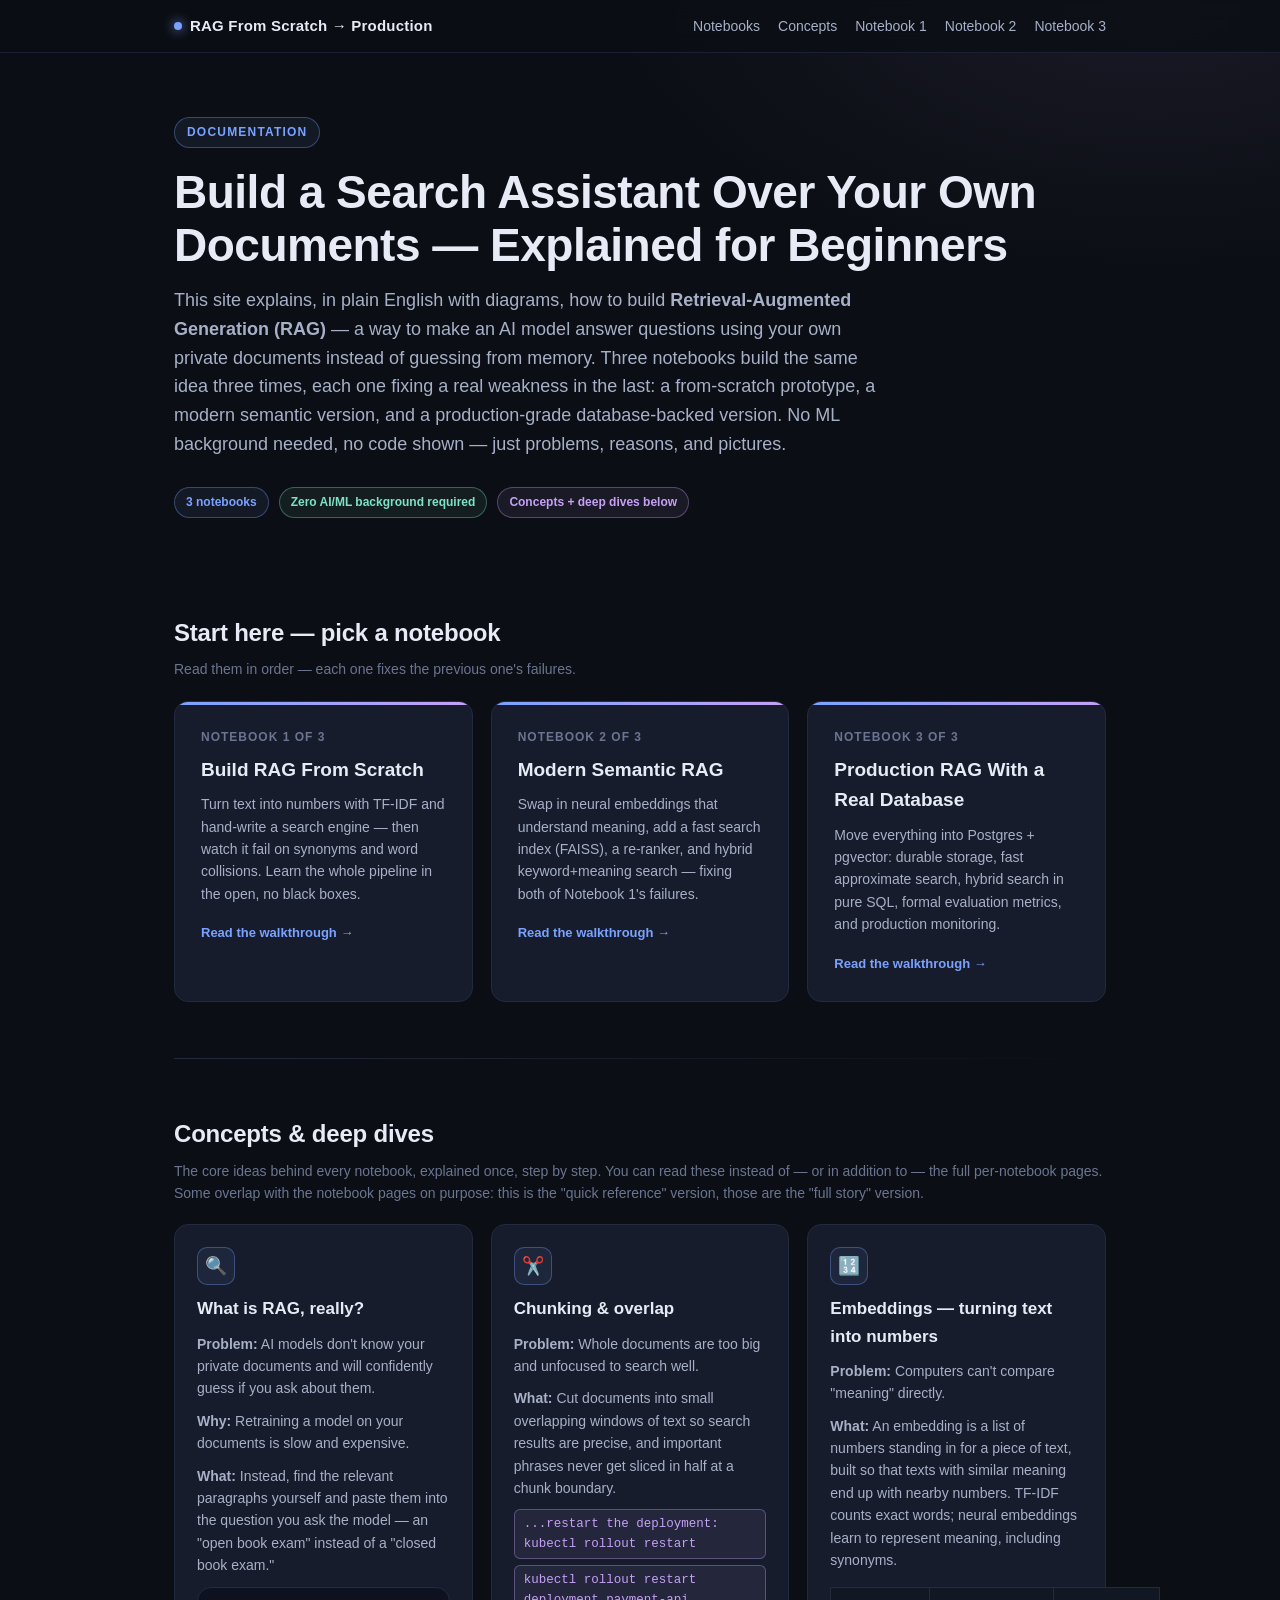
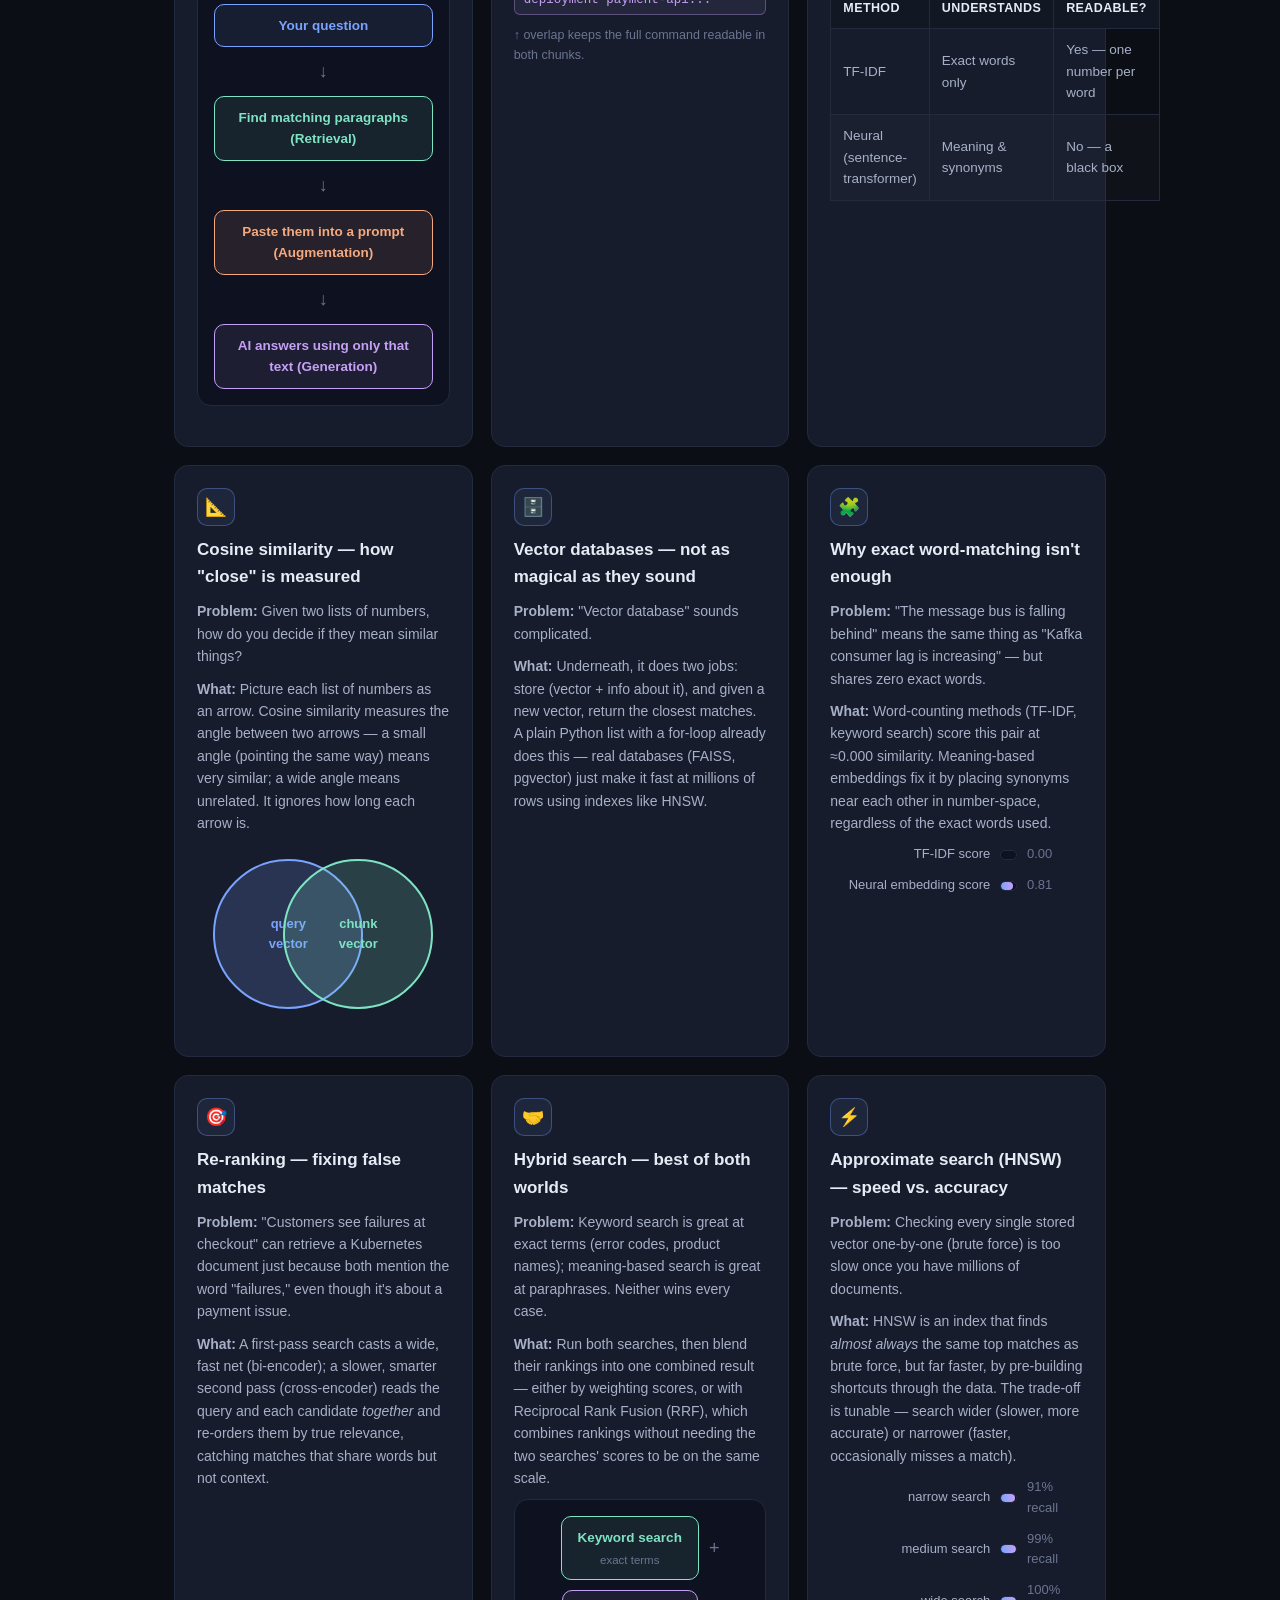
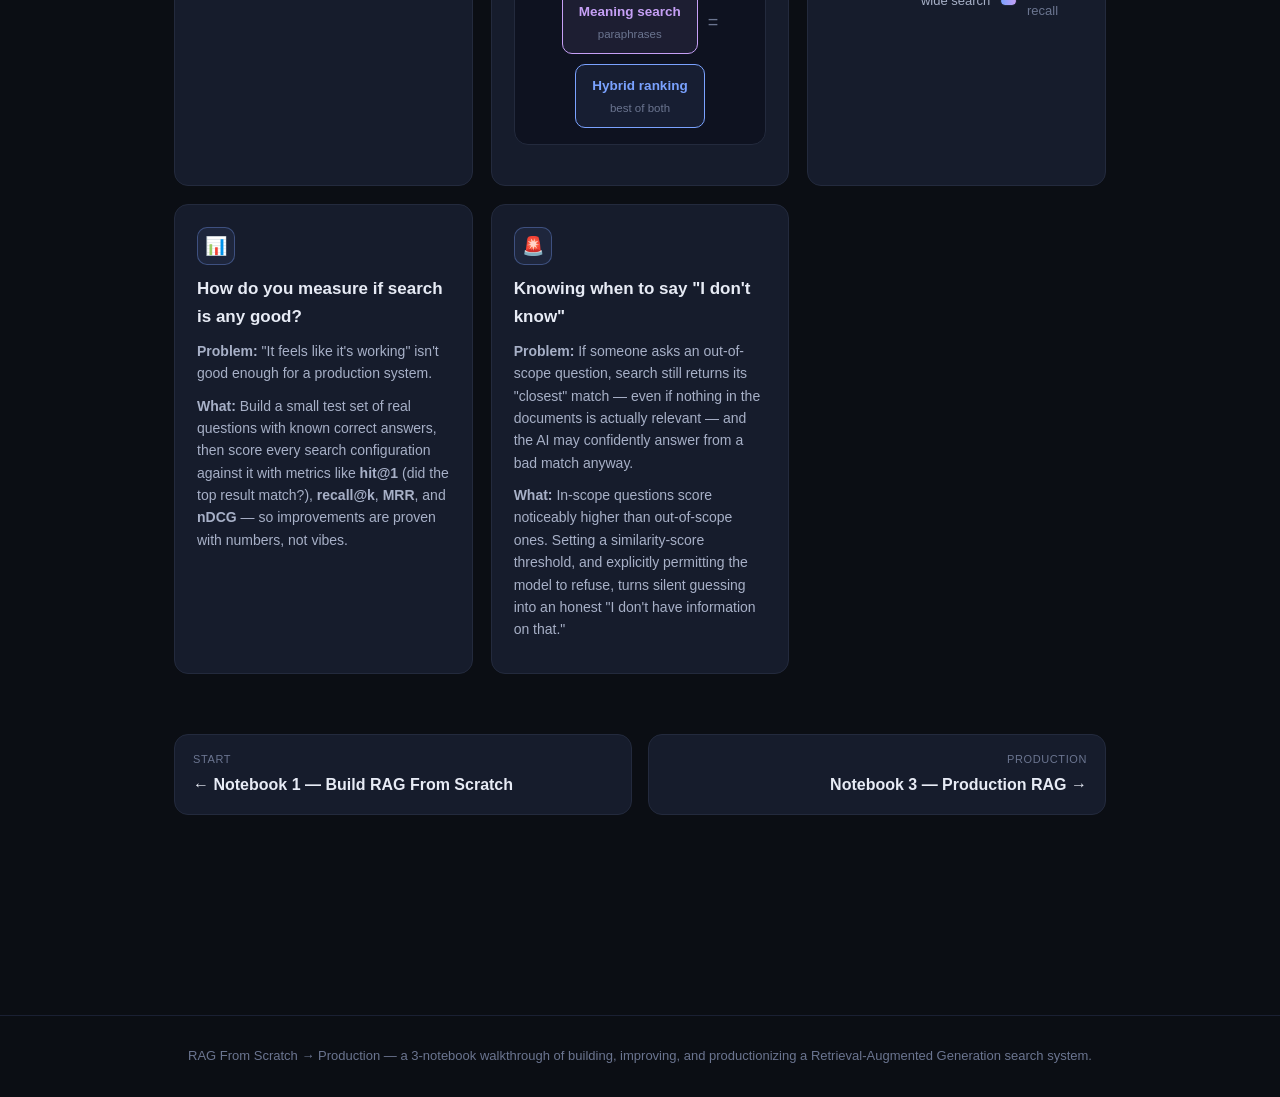
<file: docs/index.html>
<!doctype html>
<html lang="en">
<head>
<meta charset="UTF-8" />
<meta name="viewport" content="width=device-width, initial-scale=1.0" />
<title>RAG From Scratch → Production</title>
<meta name="description" content="A plain-English, visual walkthrough of building a Retrieval-Augmented Generation system — from a from-scratch TF-IDF prototype to a production Postgres+pgvector pipeline." />
<link rel="stylesheet" href="assets/style.css" />
</head>
<body>

<div class="topbar">
  <div class="topbar-inner">
    <a class="brand" href="index.html"><span class="dot"></span> RAG From Scratch → Production</a>
    <nav class="topnav">
      <a href="#notebooks">Notebooks</a>
      <a href="#concepts">Concepts</a>
      <a href="notebook1.html">Notebook 1</a>
      <a href="notebook2.html">Notebook 2</a>
      <a href="notebook3.html">Notebook 3</a>
    </nav>
  </div>
</div>

<div class="page">

  <div class="hero">
    <span class="eyebrow">Documentation</span>
    <h1>Build a Search Assistant Over Your Own Documents — Explained for Beginners</h1>
    <p class="lede">
      This site explains, in plain English with diagrams, how to build <strong>Retrieval-Augmented
      Generation (RAG)</strong> — a way to make an AI model answer questions using your own private
      documents instead of guessing from memory. Three notebooks build the same idea three times, each
      one fixing a real weakness in the last: a from-scratch prototype, a modern semantic version, and a
      production-grade database-backed version. No ML background needed, no code shown — just problems,
      reasons, and pictures.</p>
    <div class="hero-meta">
      <span class="pill accent">3 notebooks</span>
      <span class="pill teal">Zero AI/ML background required</span>
      <span class="pill purple">Concepts + deep dives below</span>
    </div>
  </div>

  <section class="block" id="notebooks">
    <h2>Start here — pick a notebook</h2>
    <p class="section-sub">Read them in order — each one fixes the previous one's failures.</p>

    <div class="card-grid">
      <a class="nb-card" href="notebook1.html">
        <div class="nb-num">Notebook 1 of 3</div>
        <h3>Build RAG From Scratch</h3>
        <p>Turn text into numbers with TF-IDF and hand-write a search engine — then watch it fail on
        synonyms and word collisions. Learn the whole pipeline in the open, no black boxes.</p>
        <span class="go">Read the walkthrough →</span>
      </a>
      <a class="nb-card" href="notebook2.html">
        <div class="nb-num">Notebook 2 of 3</div>
        <h3>Modern Semantic RAG</h3>
        <p>Swap in neural embeddings that understand meaning, add a fast search index (FAISS), a
        re-ranker, and hybrid keyword+meaning search — fixing both of Notebook 1's failures.</p>
        <span class="go">Read the walkthrough →</span>
      </a>
      <a class="nb-card" href="notebook3.html">
        <div class="nb-num">Notebook 3 of 3</div>
        <h3>Production RAG With a Real Database</h3>
        <p>Move everything into Postgres + pgvector: durable storage, fast approximate search, hybrid
        search in pure SQL, formal evaluation metrics, and production monitoring.</p>
        <span class="go">Read the walkthrough →</span>
      </a>
    </div>
  </section>

  <hr class="hr" />

  <section class="block" id="concepts">
    <h2>Concepts &amp; deep dives</h2>
    <p class="section-sub">
      The core ideas behind every notebook, explained once, step by step. You can read these instead of —
      or in addition to — the full per-notebook pages. Some overlap with the notebook pages on purpose:
      this is the "quick reference" version, those are the "full story" version.</p>

    <div class="card-grid">
      <div class="concept-card">
        <div class="icon">🔍</div>
        <h3>What is RAG, really?</h3>
        <p><strong>Problem:</strong> AI models don't know your private documents and will confidently
        guess if you ask about them.</p>
        <p><strong>Why:</strong> Retraining a model on your documents is slow and expensive.</p>
        <p><strong>What:</strong> Instead, find the relevant paragraphs yourself and paste them into the
        question you ask the model — an "open book exam" instead of a "closed book exam."</p>
        <div class="diagram" style="padding:16px; margin-top:10px;">
          <div class="flow vertical">
            <div class="flow-step accent">Your question</div>
            <div class="flow-arrow">↓</div>
            <div class="flow-step teal">Find matching paragraphs (Retrieval)</div>
            <div class="flow-arrow">↓</div>
            <div class="flow-step orange">Paste them into a prompt (Augmentation)</div>
            <div class="flow-arrow">↓</div>
            <div class="flow-step purple">AI answers using only that text (Generation)</div>
          </div>
        </div>
      </div>

      <div class="concept-card">
        <div class="icon">✂️</div>
        <h3>Chunking &amp; overlap</h3>
        <p><strong>Problem:</strong> Whole documents are too big and unfocused to search well.</p>
        <p><strong>What:</strong> Cut documents into small overlapping windows of text so search results
        are precise, and important phrases never get sliced in half at a chunk boundary.</p>
        <div class="chip-row">
          <span class="chip overlap">...restart the deployment: kubectl rollout restart</span>
          <span class="chip overlap">kubectl rollout restart deployment payment-api...</span>
        </div>
        <p style="font-size:12.5px; color:var(--text-mute); margin-top:6px;">↑ overlap keeps the full command readable in both chunks.</p>
      </div>

      <div class="concept-card">
        <div class="icon">🔢</div>
        <h3>Embeddings — turning text into numbers</h3>
        <p><strong>Problem:</strong> Computers can't compare "meaning" directly.</p>
        <p><strong>What:</strong> An embedding is a list of numbers standing in for a piece of text, built
        so that texts with similar meaning end up with nearby numbers. TF-IDF counts exact words; neural
        embeddings learn to represent meaning, including synonyms.</p>
        <table class="cmp">
          <thead><tr><th>Method</th><th>Understands</th><th>Readable?</th></tr></thead>
          <tbody>
            <tr><td>TF-IDF</td><td>Exact words only</td><td>Yes — one number per word</td></tr>
            <tr><td>Neural (sentence-transformer)</td><td>Meaning &amp; synonyms</td><td>No — a black box</td></tr>
          </tbody>
        </table>
      </div>

      <div class="concept-card">
        <div class="icon">📐</div>
        <h3>Cosine similarity — how "close" is measured</h3>
        <p><strong>Problem:</strong> Given two lists of numbers, how do you decide if they mean similar
        things?</p>
        <p><strong>What:</strong> Picture each list of numbers as an arrow. Cosine similarity measures the
        angle between two arrows — a small angle (pointing the same way) means very similar; a wide angle
        means unrelated. It ignores how long each arrow is.</p>
        <div class="venn">
          <div class="circle a">query<br/>vector</div>
          <div class="circle b">chunk<br/>vector</div>
        </div>
      </div>

      <div class="concept-card">
        <div class="icon">🗄️</div>
        <h3>Vector databases — not as magical as they sound</h3>
        <p><strong>Problem:</strong> "Vector database" sounds complicated.</p>
        <p><strong>What:</strong> Underneath, it does two jobs: store (vector + info about it), and given a
        new vector, return the closest matches. A plain Python list with a for-loop already does this — real
        databases (FAISS, pgvector) just make it fast at millions of rows using indexes like HNSW.</p>
      </div>

      <div class="concept-card">
        <div class="icon">🧩</div>
        <h3>Why exact word-matching isn't enough</h3>
        <p><strong>Problem:</strong> "The message bus is falling behind" means the same thing as "Kafka
        consumer lag is increasing" — but shares zero exact words.</p>
        <p><strong>What:</strong> Word-counting methods (TF-IDF, keyword search) score this pair at
        ≈0.000 similarity. Meaning-based embeddings fix it by placing synonyms near each other in
        number-space, regardless of the exact words used.</p>
        <div class="bars">
          <div class="bar-row"><span class="label">TF-IDF score</span><div class="track"><div class="fill" style="width:1%"></div></div><span class="val">0.00</span></div>
          <div class="bar-row"><span class="label">Neural embedding score</span><div class="track"><div class="fill" style="width:78%"></div></div><span class="val">0.81</span></div>
        </div>
      </div>

      <div class="concept-card">
        <div class="icon">🎯</div>
        <h3>Re-ranking — fixing false matches</h3>
        <p><strong>Problem:</strong> "Customers see failures at checkout" can retrieve a Kubernetes
        document just because both mention the word "failures," even though it's about a payment issue.</p>
        <p><strong>What:</strong> A first-pass search casts a wide, fast net (bi-encoder); a slower,
        smarter second pass (cross-encoder) reads the query and each candidate <em>together</em> and
        re-orders them by true relevance, catching matches that share words but not context.</p>
      </div>

      <div class="concept-card">
        <div class="icon">🤝</div>
        <h3>Hybrid search — best of both worlds</h3>
        <p><strong>Problem:</strong> Keyword search is great at exact terms (error codes, product names);
        meaning-based search is great at paraphrases. Neither wins every case.</p>
        <p><strong>What:</strong> Run both searches, then blend their rankings into one combined result —
        either by weighting scores, or with Reciprocal Rank Fusion (RRF), which combines rankings without
        needing the two searches' scores to be on the same scale.</p>
        <div class="diagram" style="padding:16px; margin-top:10px;">
          <div class="flow">
            <div class="flow-step teal">Keyword search<span class="sub">exact terms</span></div>
            <div class="flow-arrow">+</div>
            <div class="flow-step purple">Meaning search<span class="sub">paraphrases</span></div>
            <div class="flow-arrow">=</div>
            <div class="flow-step accent">Hybrid ranking<span class="sub">best of both</span></div>
          </div>
        </div>
      </div>

      <div class="concept-card">
        <div class="icon">⚡</div>
        <h3>Approximate search (HNSW) — speed vs. accuracy</h3>
        <p><strong>Problem:</strong> Checking every single stored vector one-by-one (brute force) is too
        slow once you have millions of documents.</p>
        <p><strong>What:</strong> HNSW is an index that finds <em>almost always</em> the same top matches as
        brute force, but far faster, by pre-building shortcuts through the data. The trade-off is tunable —
        search wider (slower, more accurate) or narrower (faster, occasionally misses a match).</p>
        <div class="bars">
          <div class="bar-row"><span class="label">narrow search</span><div class="track"><div class="fill" style="width:91%"></div></div><span class="val">91% recall</span></div>
          <div class="bar-row"><span class="label">medium search</span><div class="track"><div class="fill" style="width:99%"></div></div><span class="val">99% recall</span></div>
          <div class="bar-row"><span class="label">wide search</span><div class="track"><div class="fill" style="width:100%"></div></div><span class="val">100% recall</span></div>
        </div>
      </div>

      <div class="concept-card">
        <div class="icon">📊</div>
        <h3>How do you measure if search is any good?</h3>
        <p><strong>Problem:</strong> "It feels like it's working" isn't good enough for a production
        system.</p>
        <p><strong>What:</strong> Build a small test set of real questions with known correct answers, then
        score every search configuration against it with metrics like <strong>hit@1</strong> (did the top
        result match?), <strong>recall@k</strong>, <strong>MRR</strong>, and <strong>nDCG</strong> — so
        improvements are proven with numbers, not vibes.</p>
      </div>

      <div class="concept-card">
        <div class="icon">🚨</div>
        <h3>Knowing when to say "I don't know"</h3>
        <p><strong>Problem:</strong> If someone asks an out-of-scope question, search still returns its
        "closest" match — even if nothing in the documents is actually relevant — and the AI may
        confidently answer from a bad match anyway.</p>
        <p><strong>What:</strong> In-scope questions score noticeably higher than out-of-scope ones. Setting
        a similarity-score threshold, and explicitly permitting the model to refuse, turns silent guessing
        into an honest "I don't have information on that."</p>
      </div>
    </div>
  </section>

  <div class="pagenav">
    <a class="prev" href="notebook1.html">
      <div class="dir">Start</div>
      <div class="name">← Notebook 1 — Build RAG From Scratch</div>
    </a>
    <a class="next" href="notebook3.html">
      <div class="dir">Production</div>
      <div class="name">Notebook 3 — Production RAG →</div>
    </a>
  </div>

</div>

<footer class="site">
  RAG From Scratch → Production — a 3-notebook walkthrough of building, improving, and productionizing a Retrieval-Augmented Generation search system.
</footer>

</body>
</html>
</file>
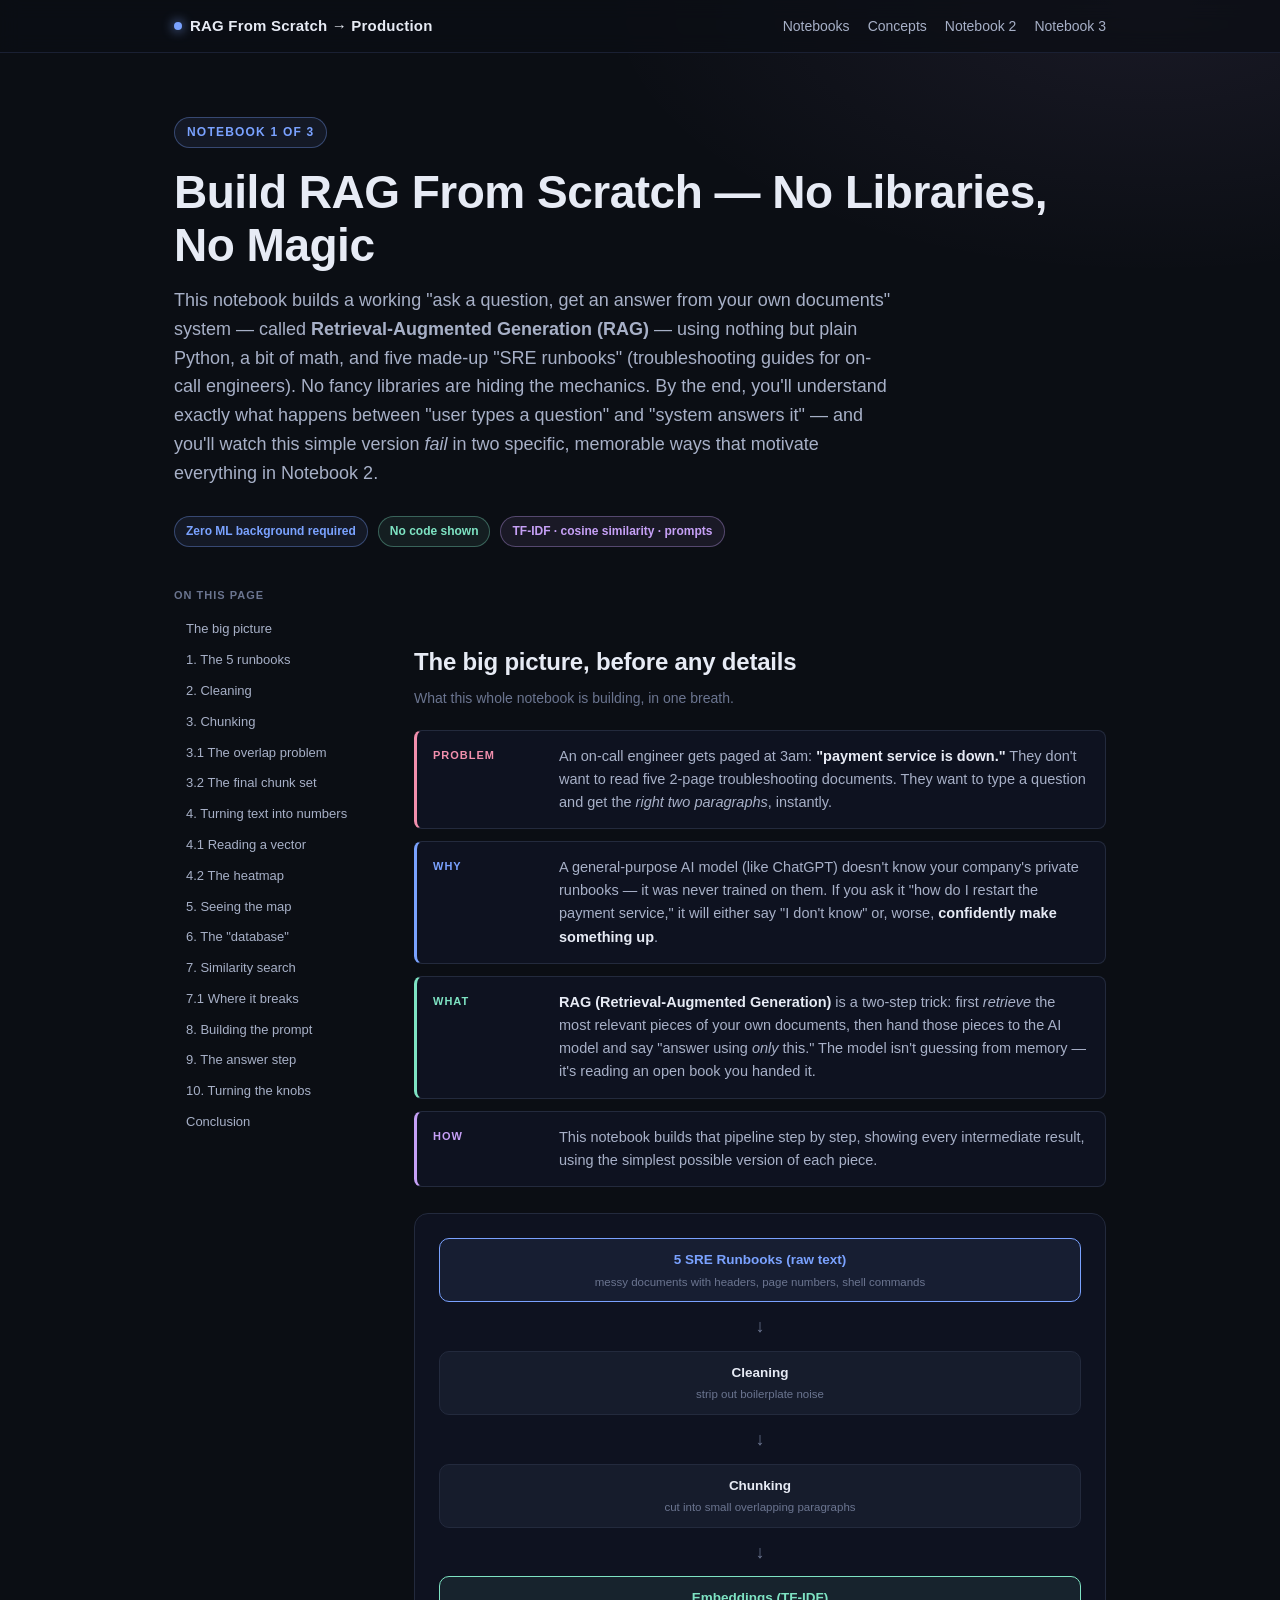
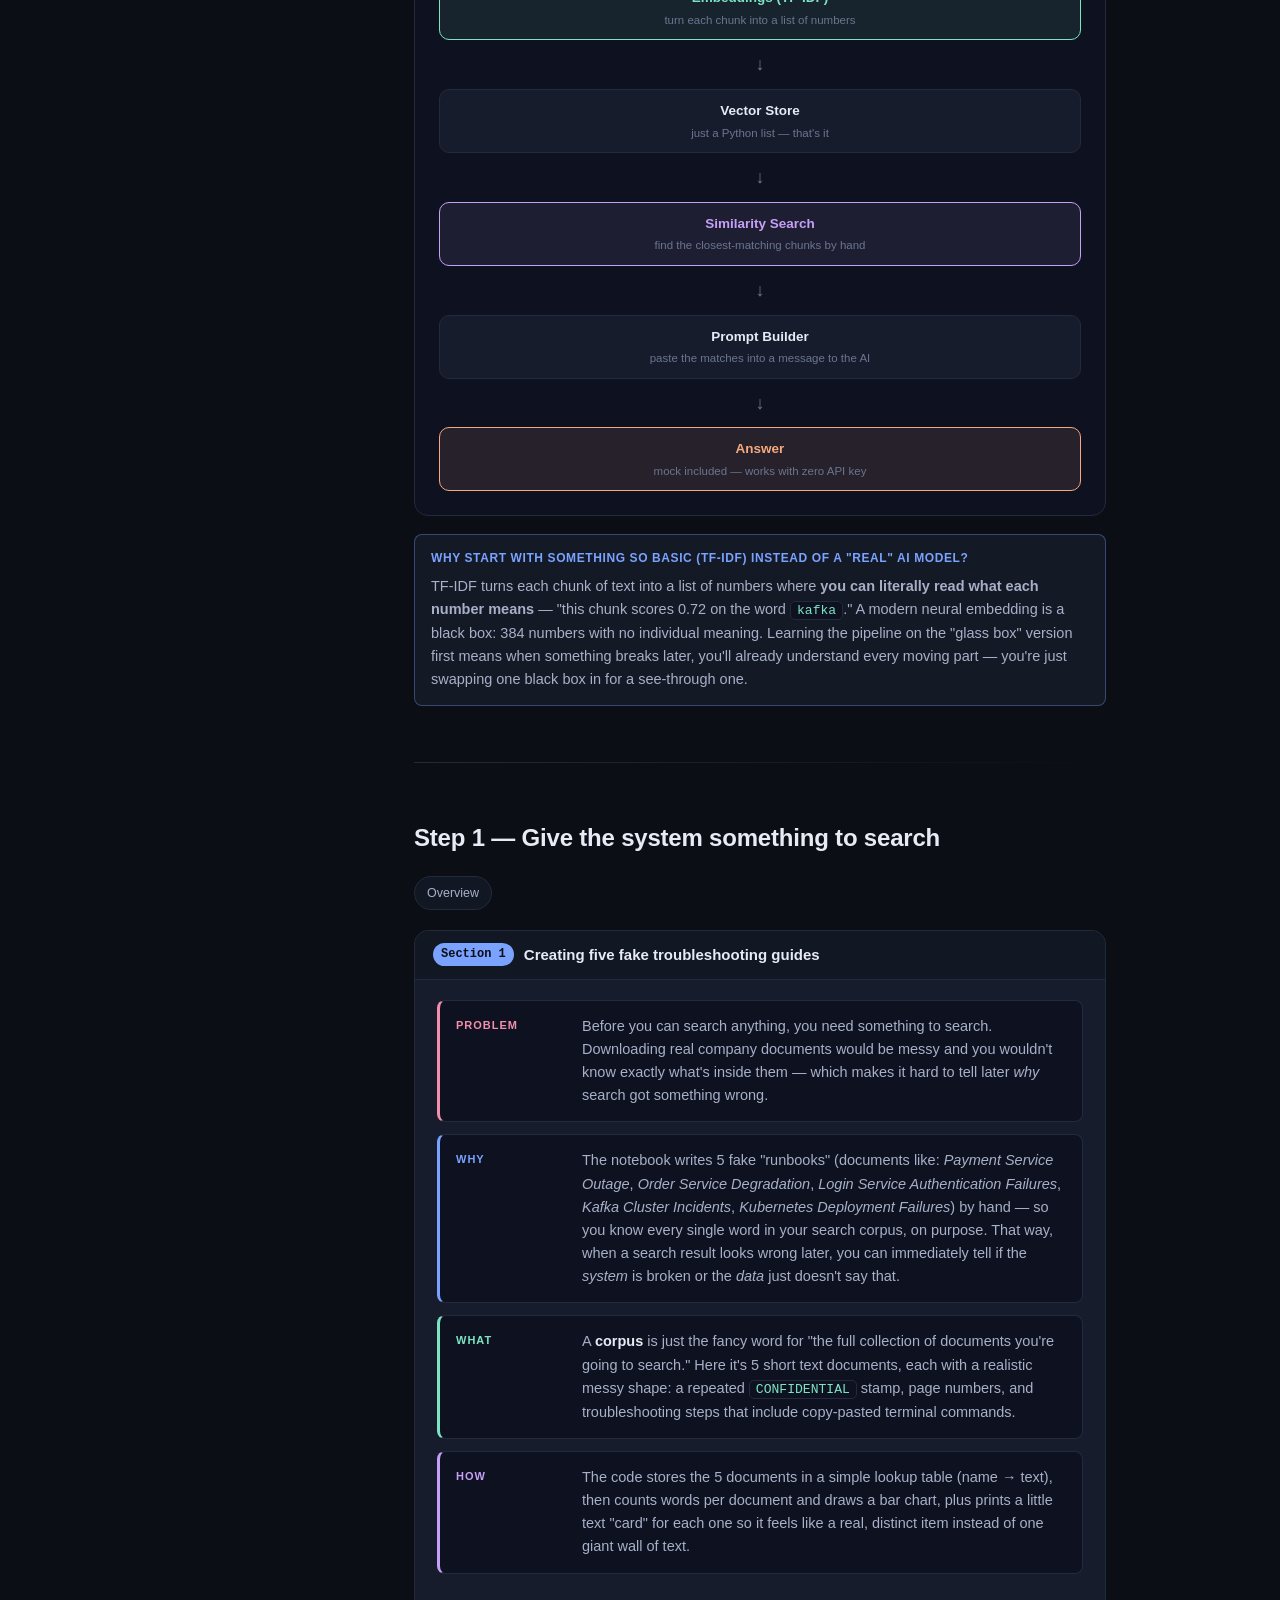
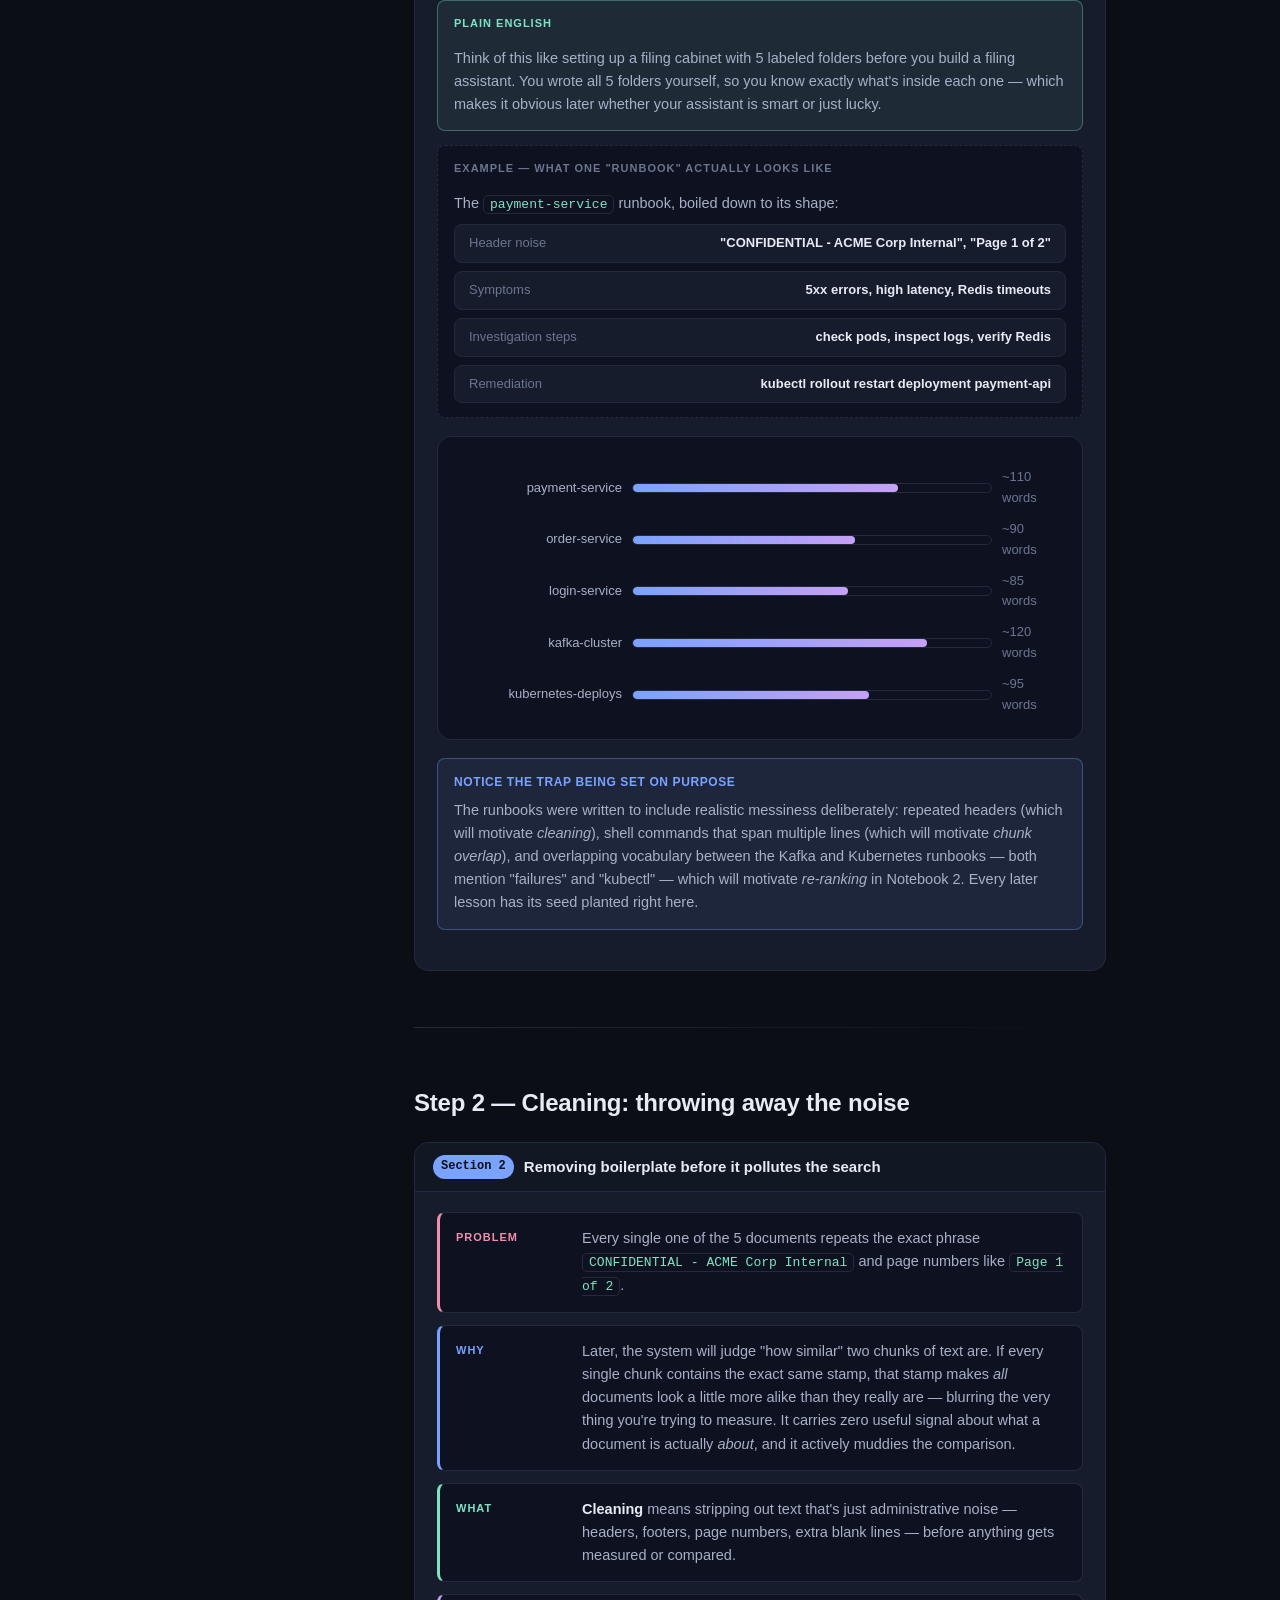
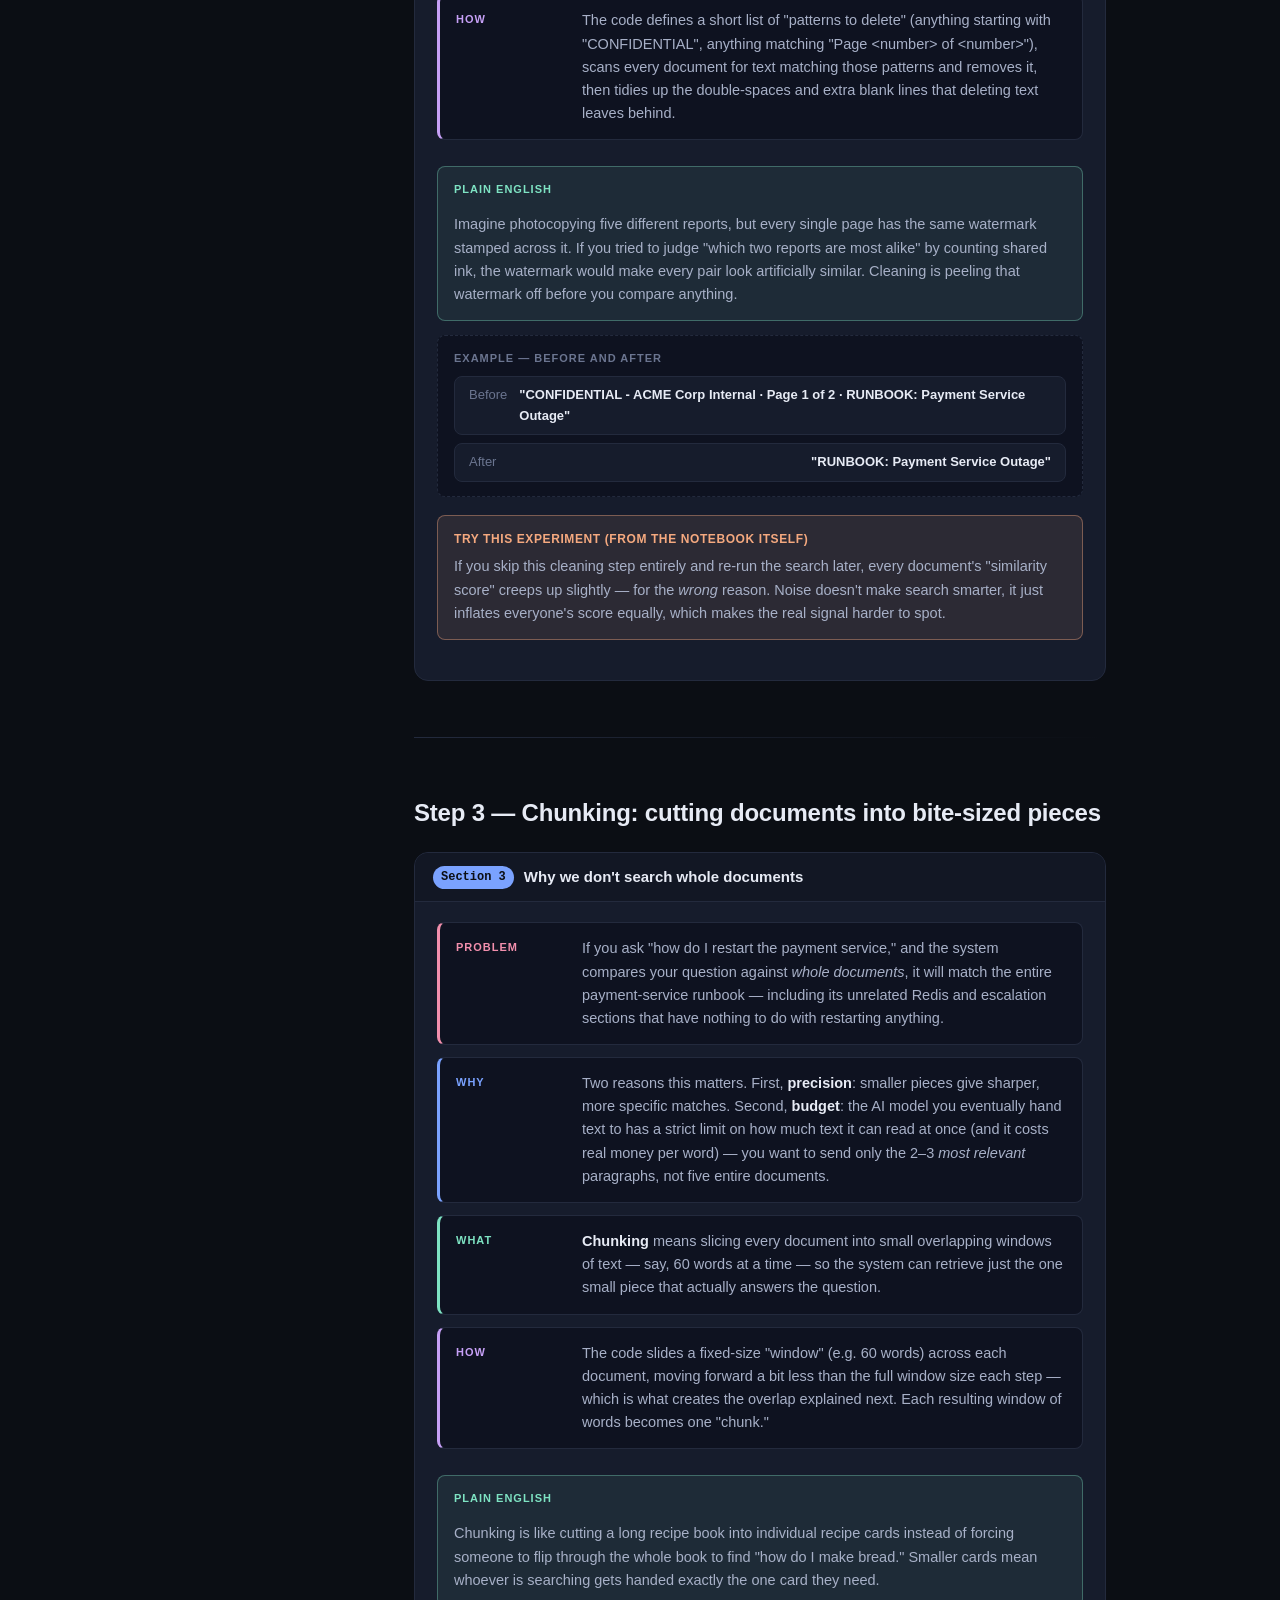
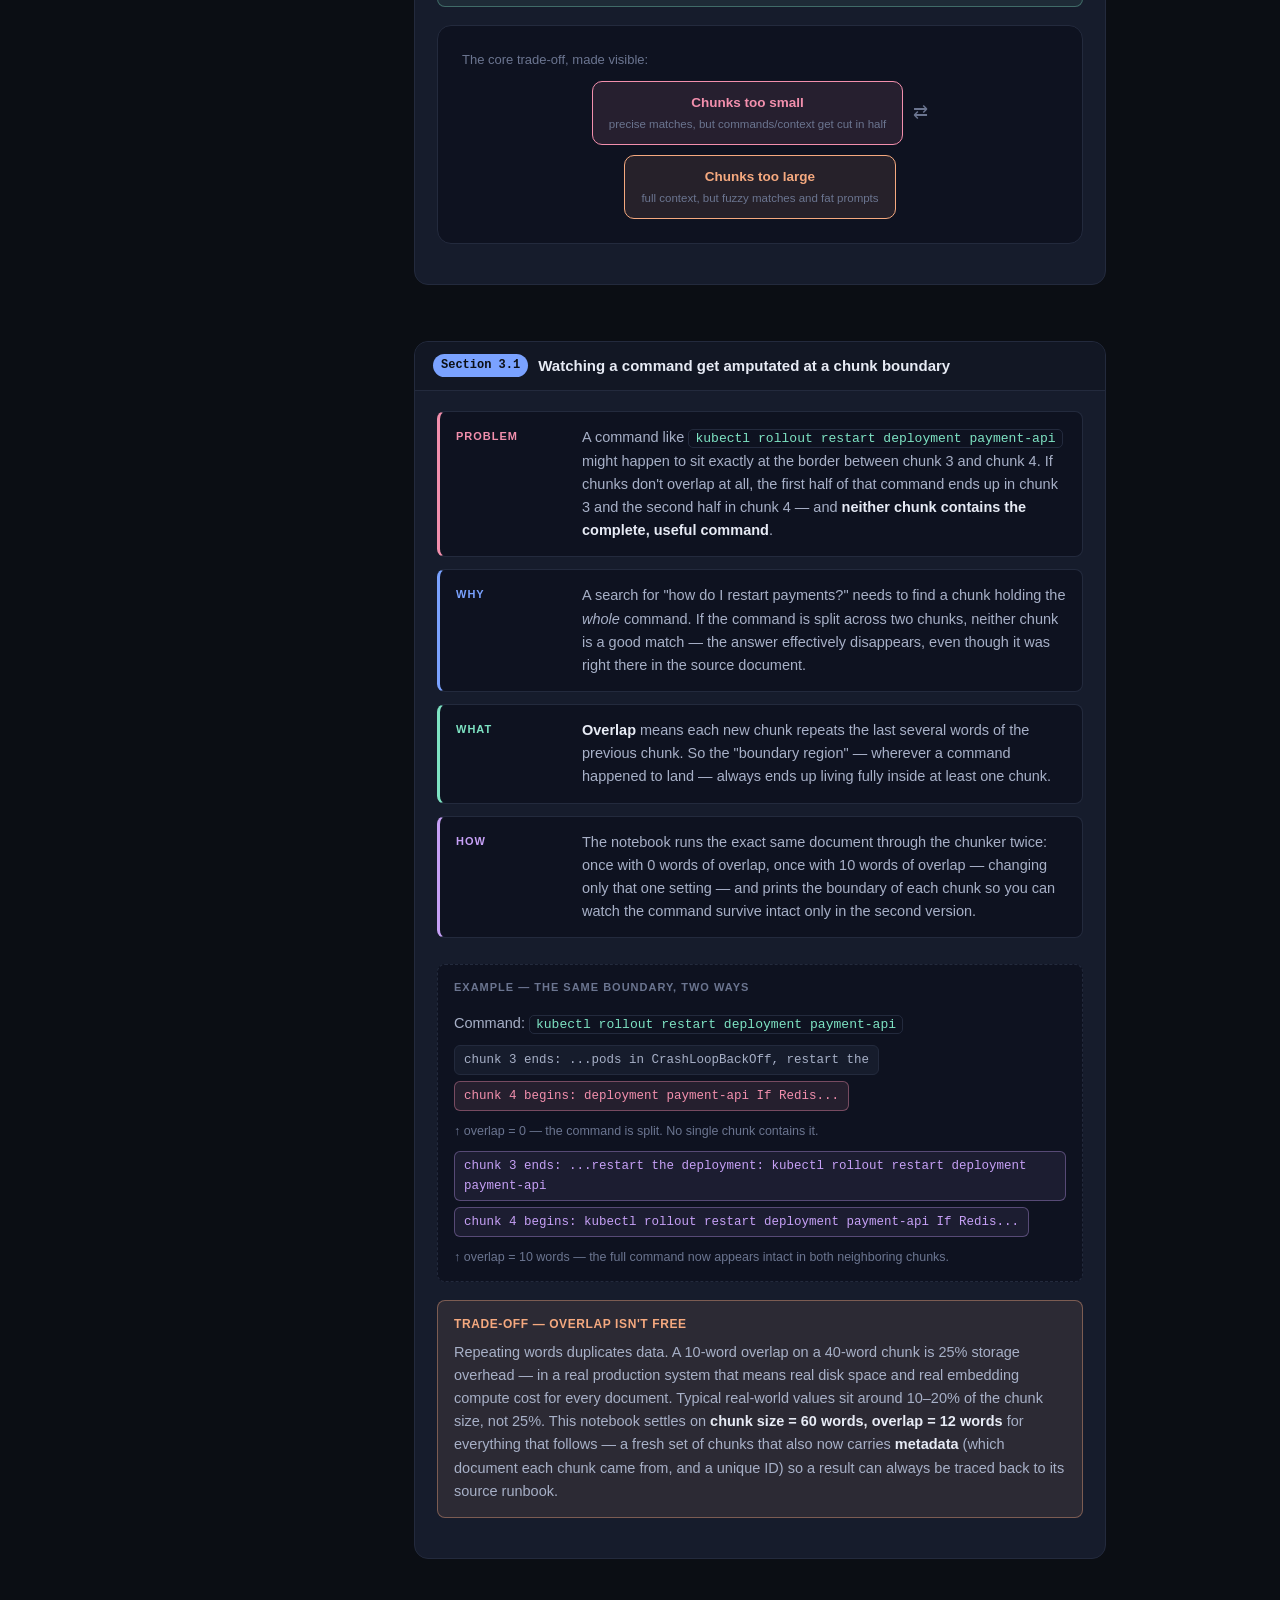
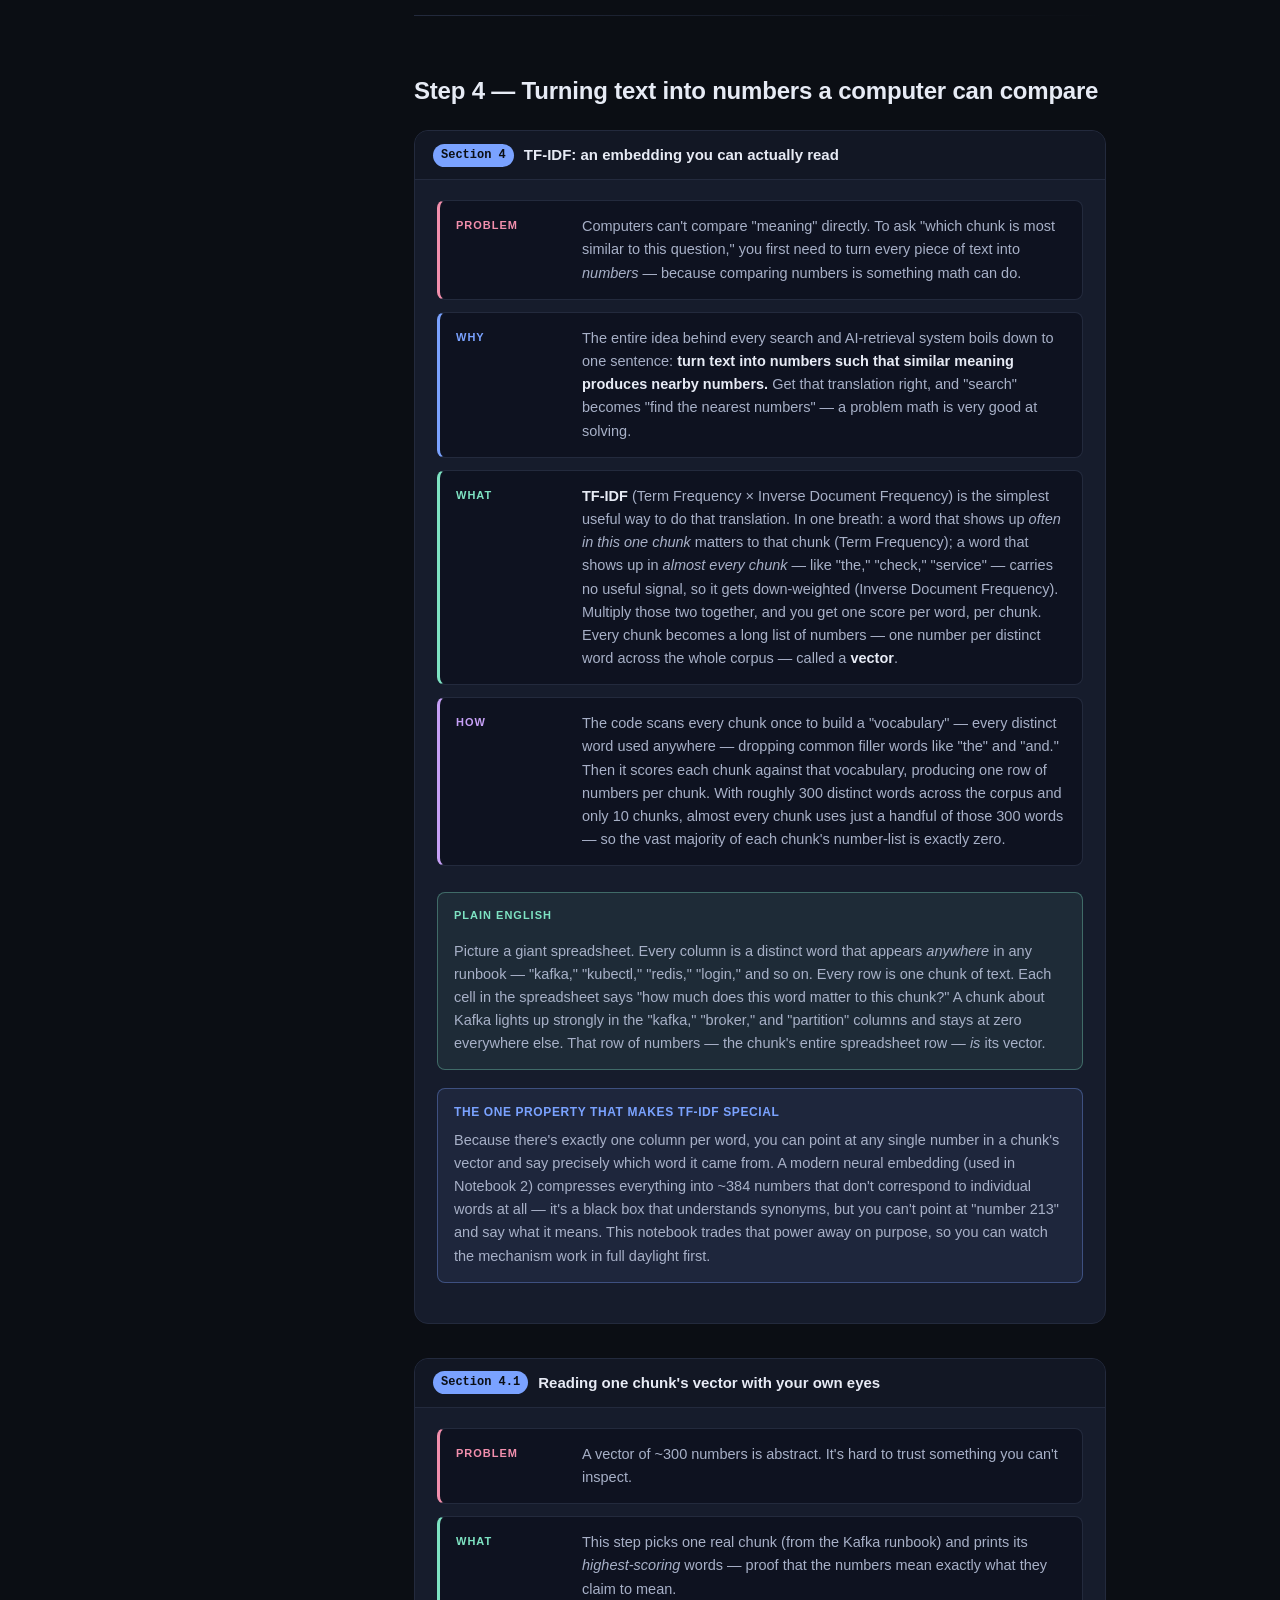
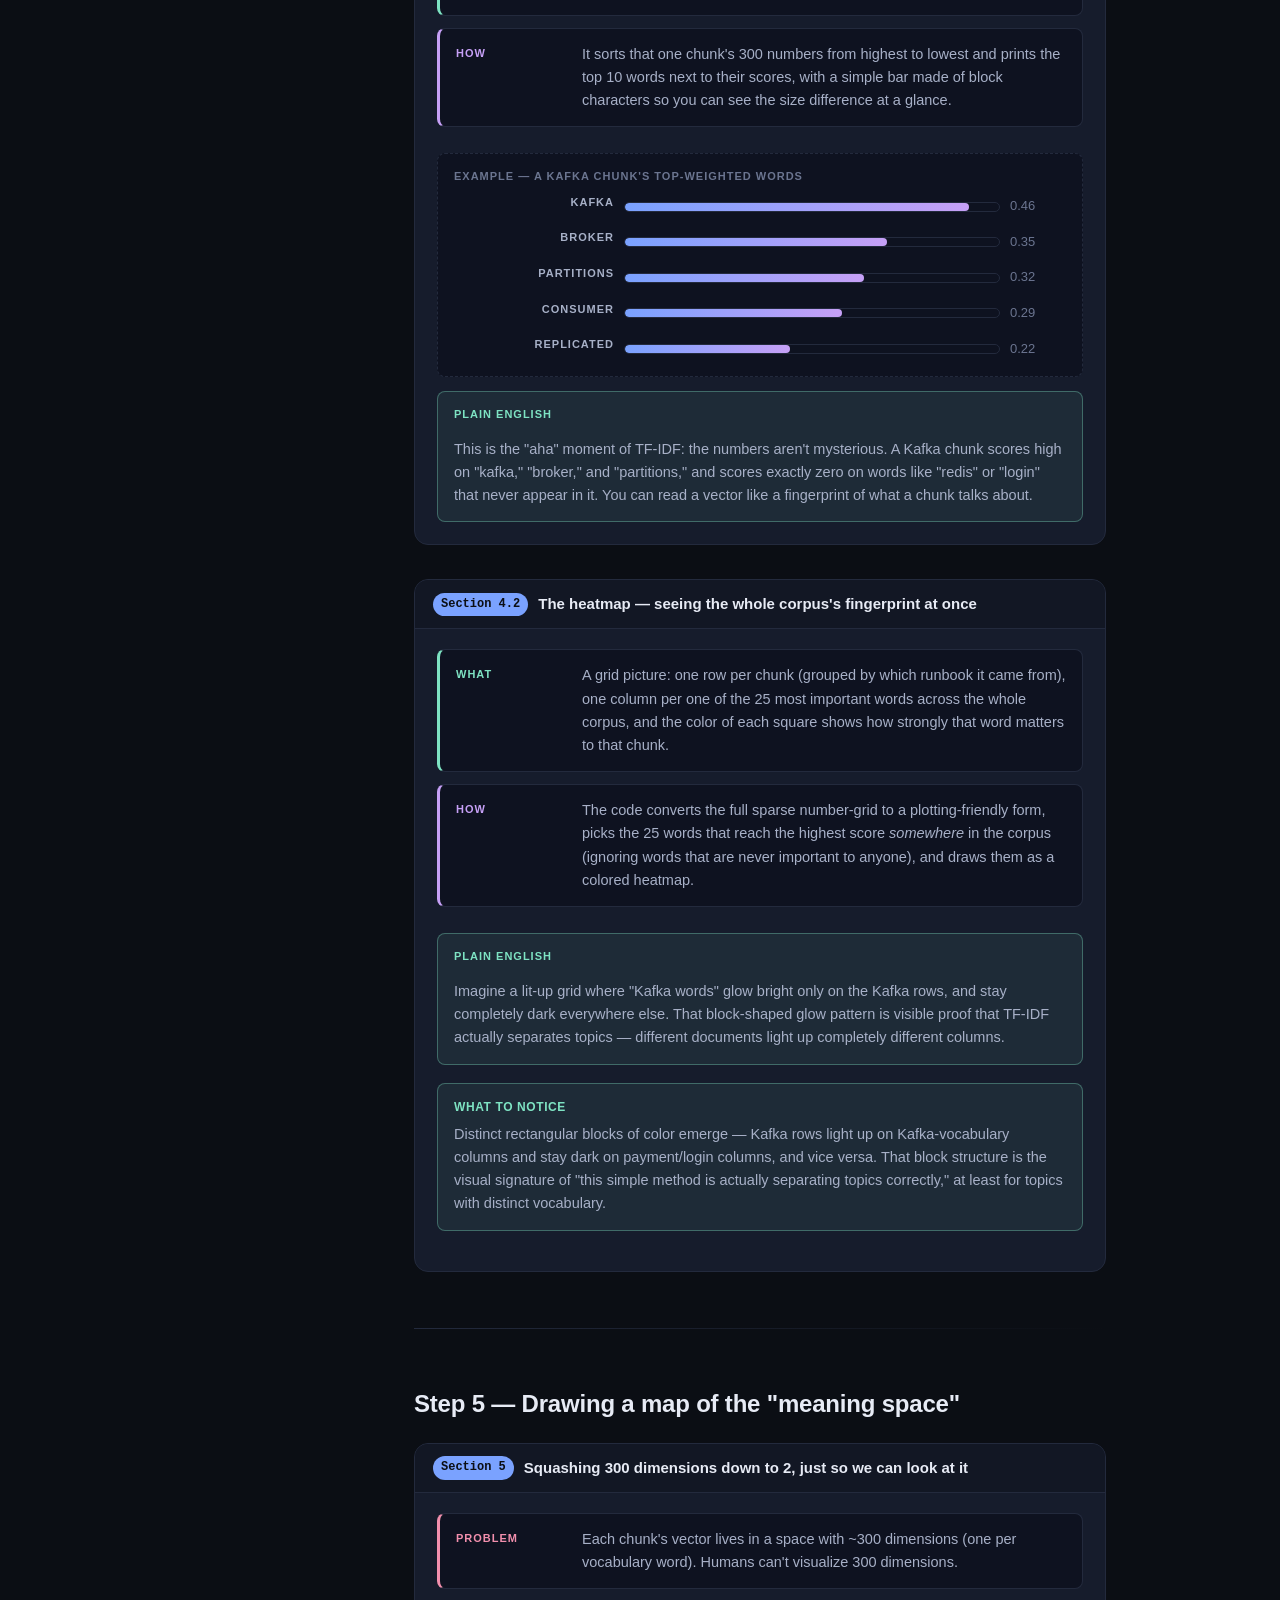
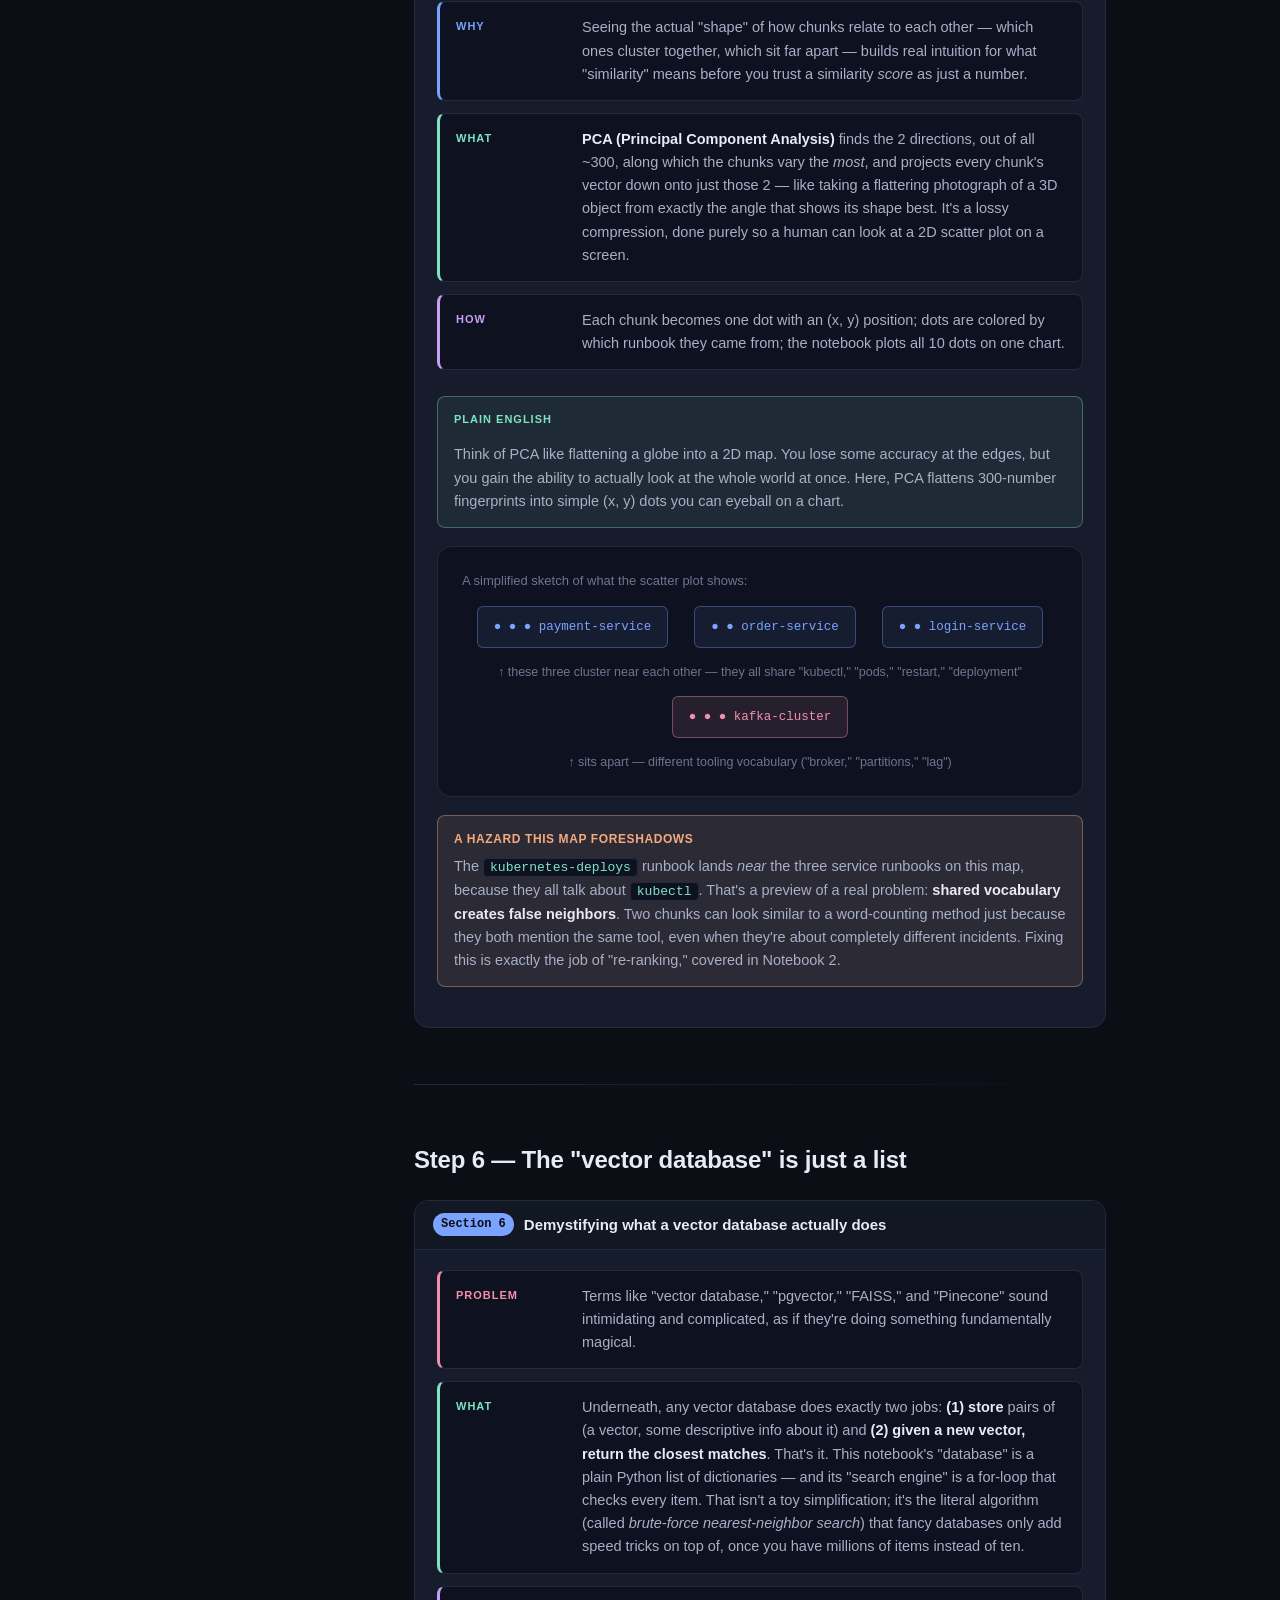
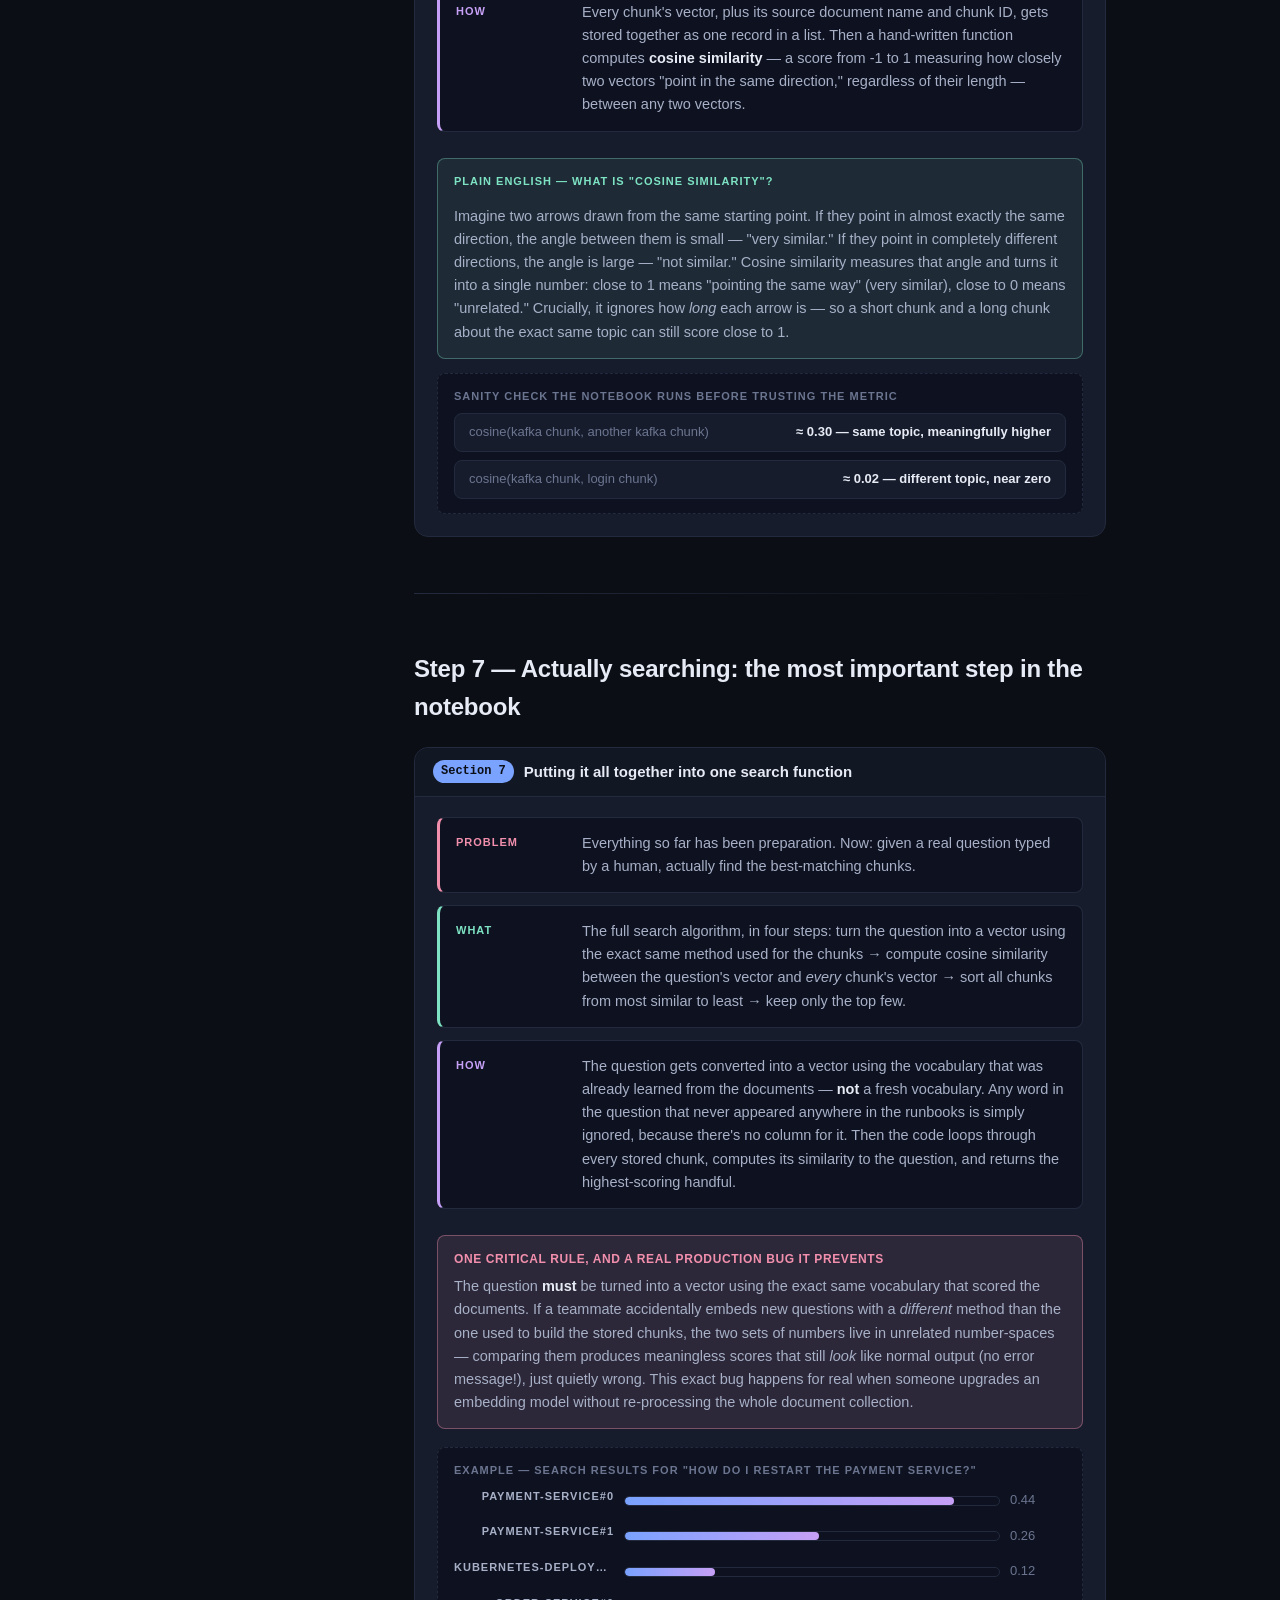
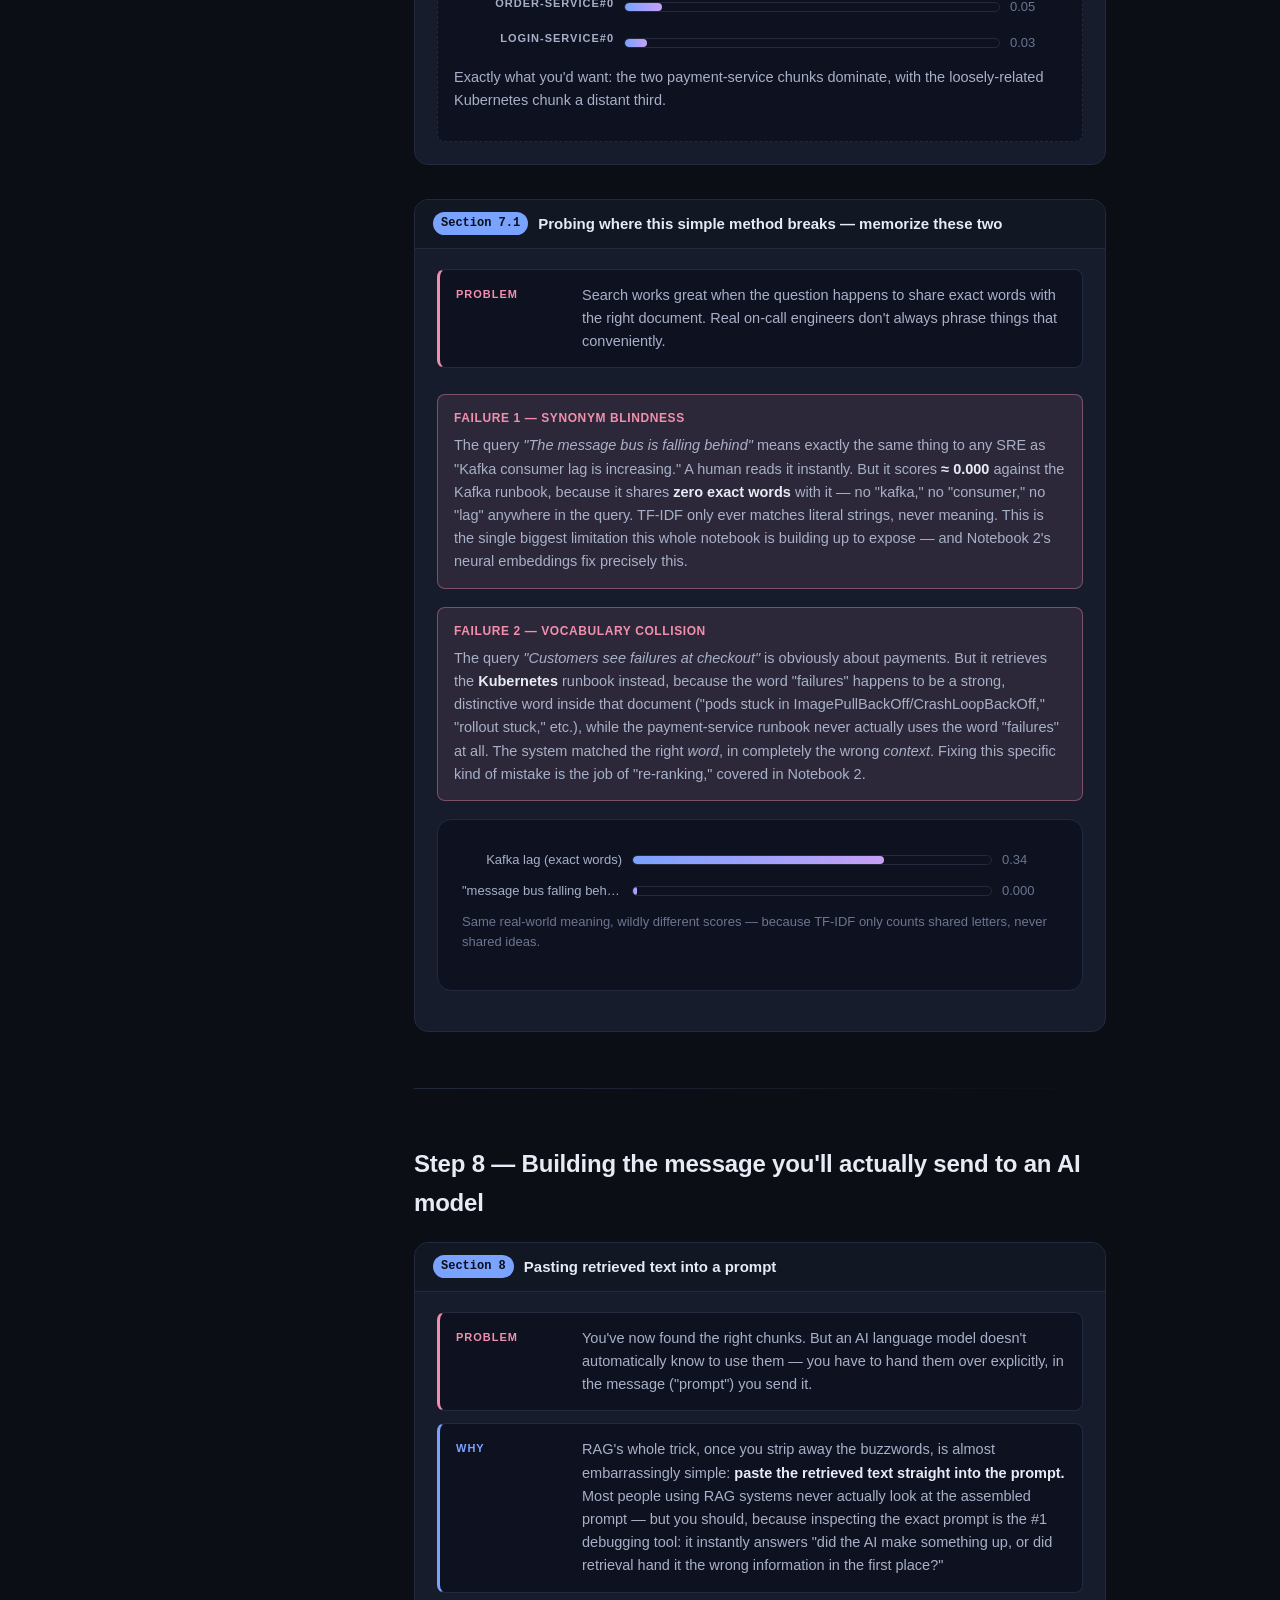
<file: docs/notebook1.html>
<!doctype html>
<html lang="en">
<head>
<meta charset="UTF-8" />
<meta name="viewport" content="width=device-width, initial-scale=1.0" />
<title>Notebook 1 — Build RAG From Scratch | RAG From Scratch → Production</title>
<meta name="description" content="A no-code, plain-English walkthrough of building a Retrieval-Augmented Generation pipeline from scratch with TF-IDF." />
<link rel="stylesheet" href="assets/style.css" />
</head>
<body>

<div class="topbar">
  <div class="topbar-inner">
    <a class="brand" href="index.html"><span class="dot"></span> RAG From Scratch → Production</a>
    <nav class="topnav">
      <a href="index.html#notebooks">Notebooks</a>
      <a href="index.html#concepts">Concepts</a>
      <a href="notebook2.html">Notebook 2</a>
      <a href="notebook3.html">Notebook 3</a>
    </nav>
  </div>
</div>

<div class="page">

  <div class="hero">
    <span class="eyebrow">Notebook 1 of 3</span>
    <h1>Build RAG From Scratch — No Libraries, No Magic</h1>
    <p class="lede">
      This notebook builds a working "ask a question, get an answer from your own documents" system —
      called <strong>Retrieval-Augmented Generation (RAG)</strong> — using nothing but plain Python, a bit of
      math, and five made-up "SRE runbooks" (troubleshooting guides for on-call engineers). No fancy
      libraries are hiding the mechanics. By the end, you'll understand exactly what happens between
      "user types a question" and "system answers it" — and you'll watch this simple version <em>fail</em>
      in two specific, memorable ways that motivate everything in Notebook 2.
    </p>
    <div class="hero-meta">
      <span class="pill accent">Zero ML background required</span>
      <span class="pill teal">No code shown</span>
      <span class="pill purple">TF-IDF · cosine similarity · prompts</span>
    </div>
  </div>

  <div class="layout-2col">
    <aside class="toc">
      <div class="toc-title">On this page</div>
      <a href="#big-picture">The big picture</a>
      <a href="#corpus">1. The 5 runbooks</a>
      <a href="#cleaning">2. Cleaning</a>
      <a href="#chunking">3. Chunking</a>
      <a href="#overlap">3.1 The overlap problem</a>
      <a href="#chunkset">3.2 The final chunk set</a>
      <a href="#embeddings">4. Turning text into numbers</a>
      <a href="#read-vector">4.1 Reading a vector</a>
      <a href="#heatmap">4.2 The heatmap</a>
      <a href="#pca">5. Seeing the map</a>
      <a href="#vectordb">6. The "database"</a>
      <a href="#search">7. Similarity search</a>
      <a href="#failures">7.1 Where it breaks</a>
      <a href="#prompt">8. Building the prompt</a>
      <a href="#llm">9. The answer step</a>
      <a href="#experiments">10. Turning the knobs</a>
      <a href="#conclusion">Conclusion</a>
    </aside>

    <div>

    <section class="block" id="big-picture">
      <h2>The big picture, before any details</h2>
      <p class="section-sub">What this whole notebook is building, in one breath.</p>

      <div class="pwwh">
        <div class="row problem">
          <div class="tag">Problem</div>
          <div class="txt">An on-call engineer gets paged at 3am: <strong>"payment service is down."</strong>
          They don't want to read five 2-page troubleshooting documents. They want to type a question
          and get the <em>right two paragraphs</em>, instantly.</div>
        </div>
        <div class="row why">
          <div class="tag">Why</div>
          <div class="txt">A general-purpose AI model (like ChatGPT) doesn't know your company's private
          runbooks — it was never trained on them. If you ask it "how do I restart the payment service,"
          it will either say "I don't know" or, worse, <strong>confidently make something up</strong>.</div>
        </div>
        <div class="row what">
          <div class="tag">What</div>
          <div class="txt"><strong>RAG (Retrieval-Augmented Generation)</strong> is a two-step trick:
          first <em>retrieve</em> the most relevant pieces of your own documents, then hand those pieces
          to the AI model and say "answer using <em>only</em> this." The model isn't guessing from memory —
          it's reading an open book you handed it.</div>
        </div>
        <div class="row how">
          <div class="tag">How</div>
          <div class="txt">This notebook builds that pipeline step by step, showing every intermediate
          result, using the simplest possible version of each piece.</div>
        </div>
      </div>

      <div class="diagram">
        <div class="flow vertical">
          <div class="flow-step accent">5 SRE Runbooks (raw text)<span class="sub">messy documents with headers, page numbers, shell commands</span></div>
          <div class="flow-arrow">↓</div>
          <div class="flow-step">Cleaning<span class="sub">strip out boilerplate noise</span></div>
          <div class="flow-arrow">↓</div>
          <div class="flow-step">Chunking<span class="sub">cut into small overlapping paragraphs</span></div>
          <div class="flow-arrow">↓</div>
          <div class="flow-step teal">Embeddings (TF-IDF)<span class="sub">turn each chunk into a list of numbers</span></div>
          <div class="flow-arrow">↓</div>
          <div class="flow-step">Vector Store<span class="sub">just a Python list — that's it</span></div>
          <div class="flow-arrow">↓</div>
          <div class="flow-step purple">Similarity Search<span class="sub">find the closest-matching chunks by hand</span></div>
          <div class="flow-arrow">↓</div>
          <div class="flow-step">Prompt Builder<span class="sub">paste the matches into a message to the AI</span></div>
          <div class="flow-arrow">↓</div>
          <div class="flow-step orange">Answer<span class="sub">mock included — works with zero API key</span></div>
        </div>
      </div>

      <div class="callout tip">
        <span class="label">Why start with something so basic (TF-IDF) instead of a "real" AI model?</span>
        <p>TF-IDF turns each chunk of text into a list of numbers where <strong>you can literally read what
        each number means</strong> — "this chunk scores 0.72 on the word <code>kafka</code>." A modern neural
        embedding is a black box: 384 numbers with no individual meaning. Learning the pipeline on the
        "glass box" version first means when something breaks later, you'll already understand every moving
        part — you're just swapping one black box in for a see-through one.</p>
      </div>
    </section>

    <hr class="hr" />

    <section class="block" id="corpus">
      <h2>Step 1 — Give the system something to search</h2>
      <div class="section-nav-jump">
        <a href="#corpus">Overview</a>
      </div>

      <div class="cell">
        <div class="cell-head"><span class="cell-index">Section 1</span><span class="cell-title">Creating five fake troubleshooting guides</span></div>
        <div class="cell-body">
          <div class="pwwh">
            <div class="row problem">
              <div class="tag">Problem</div>
              <div class="txt">Before you can search anything, you need something to search. Downloading
              real company documents would be messy and you wouldn't know exactly what's inside them —
              which makes it hard to tell later <em>why</em> search got something wrong.</div>
            </div>
            <div class="row why">
              <div class="tag">Why</div>
              <div class="txt">The notebook writes 5 fake "runbooks" (documents like: <em>Payment Service
              Outage</em>, <em>Order Service Degradation</em>, <em>Login Service Authentication Failures</em>,
              <em>Kafka Cluster Incidents</em>, <em>Kubernetes Deployment Failures</em>) by hand — so you know
              every single word in your search corpus, on purpose. That way, when a search result looks
              wrong later, you can immediately tell if the <em>system</em> is broken or the <em>data</em>
              just doesn't say that.</div>
            </div>
            <div class="row what">
              <div class="tag">What</div>
              <div class="txt">A <strong>corpus</strong> is just the fancy word for "the full collection of
              documents you're going to search." Here it's 5 short text documents, each with a realistic
              messy shape: a repeated <code>CONFIDENTIAL</code> stamp, page numbers, and troubleshooting
              steps that include copy-pasted terminal commands.</div>
            </div>
            <div class="row how">
              <div class="tag">How</div>
              <div class="txt">The code stores the 5 documents in a simple lookup table (name → text), then
              counts words per document and draws a bar chart, plus prints a little text "card" for each
              one so it feels like a real, distinct item instead of one giant wall of text.</div>
            </div>
          </div>

          <div class="plain-english">
            <span class="label">Plain English</span>
            <p>Think of this like setting up a filing cabinet with 5 labeled folders before you build a
            filing assistant. You wrote all 5 folders yourself, so you know exactly what's inside each one —
            which makes it obvious later whether your assistant is smart or just lucky.</p>
          </div>

          <div class="example-box">
            <span class="label">Example — what one "runbook" actually looks like</span>
            <p style="margin-bottom:8px;">The <code>payment-service</code> runbook, boiled down to its shape:</p>
            <div class="stack">
              <div class="stack-item"><span class="k">Header noise</span><span class="v">"CONFIDENTIAL - ACME Corp Internal", "Page 1 of 2"</span></div>
              <div class="stack-item"><span class="k">Symptoms</span><span class="v">5xx errors, high latency, Redis timeouts</span></div>
              <div class="stack-item"><span class="k">Investigation steps</span><span class="v">check pods, inspect logs, verify Redis</span></div>
              <div class="stack-item"><span class="k">Remediation</span><span class="v">kubectl rollout restart deployment payment-api</span></div>
            </div>
          </div>

          <div class="diagram">
            <div class="bars">
              <div class="bar-row"><span class="label">payment-service</span><div class="track"><div class="fill" style="width:74%"></div></div><span class="val">~110 words</span></div>
              <div class="bar-row"><span class="label">order-service</span><div class="track"><div class="fill" style="width:62%"></div></div><span class="val">~90 words</span></div>
              <div class="bar-row"><span class="label">login-service</span><div class="track"><div class="fill" style="width:60%"></div></div><span class="val">~85 words</span></div>
              <div class="bar-row"><span class="label">kafka-cluster</span><div class="track"><div class="fill" style="width:82%"></div></div><span class="val">~120 words</span></div>
              <div class="bar-row"><span class="label">kubernetes-deploys</span><div class="track"><div class="fill" style="width:66%"></div></div><span class="val">~95 words</span></div>
            </div>
          </div>

          <div class="callout tip">
            <span class="label">Notice the trap being set on purpose</span>
            <p>The runbooks were written to include realistic messiness deliberately: repeated headers
            (which will motivate <em>cleaning</em>), shell commands that span multiple lines (which will
            motivate <em>chunk overlap</em>), and overlapping vocabulary between the Kafka and Kubernetes
            runbooks — both mention "failures" and "kubectl" — which will motivate <em>re-ranking</em> in
            Notebook 2. Every later lesson has its seed planted right here.</p>
          </div>
        </div>
      </div>
    </section>

    <hr class="hr" />

    <section class="block" id="cleaning">
      <h2>Step 2 — Cleaning: throwing away the noise</h2>

      <div class="cell">
        <div class="cell-head"><span class="cell-index">Section 2</span><span class="cell-title">Removing boilerplate before it pollutes the search</span></div>
        <div class="cell-body">
          <div class="pwwh">
            <div class="row problem">
              <div class="tag">Problem</div>
              <div class="txt">Every single one of the 5 documents repeats the exact phrase
              <code>CONFIDENTIAL - ACME Corp Internal</code> and page numbers like <code>Page 1 of 2</code>.</div>
            </div>
            <div class="row why">
              <div class="tag">Why</div>
              <div class="txt">Later, the system will judge "how similar" two chunks of text are. If every
              single chunk contains the exact same stamp, that stamp makes <em>all</em> documents look a
              little more alike than they really are — blurring the very thing you're trying to measure. It
              carries zero useful signal about what a document is actually <em>about</em>, and it actively
              muddies the comparison.</div>
            </div>
            <div class="row what">
              <div class="tag">What</div>
              <div class="txt"><strong>Cleaning</strong> means stripping out text that's just administrative
              noise — headers, footers, page numbers, extra blank lines — before anything gets measured or
              compared.</div>
            </div>
            <div class="row how">
              <div class="tag">How</div>
              <div class="txt">The code defines a short list of "patterns to delete" (anything starting with
              "CONFIDENTIAL", anything matching "Page &lt;number&gt; of &lt;number&gt;"), scans every document
              for text matching those patterns and removes it, then tidies up the double-spaces and extra
              blank lines that deleting text leaves behind.</div>
            </div>
          </div>

          <div class="plain-english">
            <span class="label">Plain English</span>
            <p>Imagine photocopying five different reports, but every single page has the same watermark
            stamped across it. If you tried to judge "which two reports are most alike" by counting shared
            ink, the watermark would make every pair look artificially similar. Cleaning is peeling that
            watermark off before you compare anything.</p>
          </div>

          <div class="example-box">
            <span class="label">Example — before and after</span>
            <div class="stack">
              <div class="stack-item"><span class="k">Before</span><span class="v">"CONFIDENTIAL - ACME Corp Internal · Page 1 of 2 · RUNBOOK: Payment Service Outage"</span></div>
              <div class="stack-item"><span class="k">After</span><span class="v">"RUNBOOK: Payment Service Outage"</span></div>
            </div>
          </div>

          <div class="callout warn">
            <span class="label">Try this experiment (from the notebook itself)</span>
            <p>If you skip this cleaning step entirely and re-run the search later, every document's
            "similarity score" creeps up slightly — for the <em>wrong</em> reason. Noise doesn't make search
            smarter, it just inflates everyone's score equally, which makes the real signal harder to spot.</p>
          </div>
        </div>
      </div>
    </section>

    <hr class="hr" />

    <section class="block" id="chunking">
      <h2>Step 3 — Chunking: cutting documents into bite-sized pieces</h2>

      <div class="cell">
        <div class="cell-head"><span class="cell-index">Section 3</span><span class="cell-title">Why we don't search whole documents</span></div>
        <div class="cell-body">
          <div class="pwwh">
            <div class="row problem">
              <div class="tag">Problem</div>
              <div class="txt">If you ask "how do I restart the payment service," and the system compares
              your question against <em>whole documents</em>, it will match the entire payment-service
              runbook — including its unrelated Redis and escalation sections that have nothing to do with
              restarting anything.</div>
            </div>
            <div class="row why">
              <div class="tag">Why</div>
              <div class="txt">Two reasons this matters. First, <strong>precision</strong>: smaller pieces
              give sharper, more specific matches. Second, <strong>budget</strong>: the AI model you
              eventually hand text to has a strict limit on how much text it can read at once (and it costs
              real money per word) — you want to send only the 2–3 <em>most relevant</em> paragraphs, not
              five entire documents.</div>
            </div>
            <div class="row what">
              <div class="tag">What</div>
              <div class="txt"><strong>Chunking</strong> means slicing every document into small overlapping
              windows of text — say, 60 words at a time — so the system can retrieve just the one small piece
              that actually answers the question.</div>
            </div>
            <div class="row how">
              <div class="tag">How</div>
              <div class="txt">The code slides a fixed-size "window" (e.g. 60 words) across each document,
              moving forward a bit less than the full window size each step — which is what creates the
              overlap explained next. Each resulting window of words becomes one "chunk."</div>
            </div>
          </div>

          <div class="plain-english">
            <span class="label">Plain English</span>
            <p>Chunking is like cutting a long recipe book into individual recipe cards instead of forcing
            someone to flip through the whole book to find "how do I make bread." Smaller cards mean whoever
            is searching gets handed exactly the one card they need.</p>
          </div>

          <div class="diagram">
            <p style="color:var(--text-mute); font-size:13px; margin:0 0 10px;">The core trade-off, made visible:</p>
            <div class="flow">
              <div class="flow-step pink">Chunks too small<span class="sub">precise matches, but commands/context get cut in half</span></div>
              <div class="flow-arrow">⇄</div>
              <div class="flow-step orange">Chunks too large<span class="sub">full context, but fuzzy matches and fat prompts</span></div>
            </div>
          </div>
        </div>
      </div>
    </section>

    <section class="block" id="overlap">
      <div class="cell">
        <div class="cell-head"><span class="cell-index">Section 3.1</span><span class="cell-title">Watching a command get amputated at a chunk boundary</span></div>
        <div class="cell-body">
          <div class="pwwh">
            <div class="row problem">
              <div class="tag">Problem</div>
              <div class="txt">A command like <code>kubectl rollout restart deployment payment-api</code>
              might happen to sit exactly at the border between chunk 3 and chunk 4. If chunks don't
              overlap at all, the first half of that command ends up in chunk 3 and the second half in
              chunk 4 — and <strong>neither chunk contains the complete, useful command</strong>.</div>
            </div>
            <div class="row why">
              <div class="tag">Why</div>
              <div class="txt">A search for "how do I restart payments?" needs to find a chunk holding the
              <em>whole</em> command. If the command is split across two chunks, neither chunk is a good
              match — the answer effectively disappears, even though it was right there in the source
              document.</div>
            </div>
            <div class="row what">
              <div class="tag">What</div>
              <div class="txt"><strong>Overlap</strong> means each new chunk repeats the last several words
              of the previous chunk. So the "boundary region" — wherever a command happened to land — always
              ends up living fully inside at least one chunk.</div>
            </div>
            <div class="row how">
              <div class="tag">How</div>
              <div class="txt">The notebook runs the exact same document through the chunker twice: once
              with 0 words of overlap, once with 10 words of overlap — changing only that one setting — and
              prints the boundary of each chunk so you can watch the command survive intact only in the
              second version.</div>
            </div>
          </div>

          <div class="example-box">
            <span class="label">Example — the same boundary, two ways</span>
            <p style="margin-bottom:10px;">Command: <code>kubectl rollout restart deployment payment-api</code></p>
            <div class="chip-row">
              <span class="chip">chunk 3 ends: ...pods in CrashLoopBackOff, restart the</span>
              <span class="chip hl2">chunk 4 begins: deployment payment-api If Redis...</span>
            </div>
            <p style="margin:8px 0 4px; color:var(--text-mute); font-size:12.5px;">↑ overlap = 0 — the command is split. No single chunk contains it.</p>
            <div class="chip-row">
              <span class="chip overlap">chunk 3 ends: ...restart the deployment: kubectl rollout restart deployment payment-api</span>
              <span class="chip overlap">chunk 4 begins: kubectl rollout restart deployment payment-api If Redis...</span>
            </div>
            <p style="margin:8px 0 0; color:var(--text-mute); font-size:12.5px;">↑ overlap = 10 words — the full command now appears intact in both neighboring chunks.</p>
          </div>

          <div class="callout warn">
            <span class="label">Trade-off — overlap isn't free</span>
            <p>Repeating words duplicates data. A 10-word overlap on a 40-word chunk is 25% storage overhead
            — in a real production system that means real disk space and real embedding compute cost for
            every document. Typical real-world values sit around 10–20% of the chunk size, not 25%. This
            notebook settles on <strong>chunk size = 60 words, overlap = 12 words</strong> for everything
            that follows — a fresh set of chunks that also now carries <strong>metadata</strong> (which
            document each chunk came from, and a unique ID) so a result can always be traced back to its
            source runbook.</p>
          </div>
        </div>
      </div>
    </section>

    <hr class="hr" />

    <section class="block" id="embeddings">
      <h2>Step 4 — Turning text into numbers a computer can compare</h2>

      <div class="cell">
        <div class="cell-head"><span class="cell-index">Section 4</span><span class="cell-title">TF-IDF: an embedding you can actually read</span></div>
        <div class="cell-body">
          <div class="pwwh">
            <div class="row problem">
              <div class="tag">Problem</div>
              <div class="txt">Computers can't compare "meaning" directly. To ask "which chunk is most
              similar to this question," you first need to turn every piece of text into <em>numbers</em> —
              because comparing numbers is something math can do.</div>
            </div>
            <div class="row why">
              <div class="tag">Why</div>
              <div class="txt">The entire idea behind every search and AI-retrieval system boils down to
              one sentence: <strong>turn text into numbers such that similar meaning produces nearby
              numbers.</strong> Get that translation right, and "search" becomes "find the nearest numbers" —
              a problem math is very good at solving.</div>
            </div>
            <div class="row what">
              <div class="tag">What</div>
              <div class="txt"><strong>TF-IDF</strong> (Term Frequency × Inverse Document Frequency) is the
              simplest useful way to do that translation. In one breath: a word that shows up <em>often in
              this one chunk</em> matters to that chunk (Term Frequency); a word that shows up in
              <em>almost every chunk</em> — like "the," "check," "service" — carries no useful signal, so it
              gets down-weighted (Inverse Document Frequency). Multiply those two together, and you get one
              score per word, per chunk. Every chunk becomes a long list of numbers — one number per
              distinct word across the whole corpus — called a <strong>vector</strong>.</div>
            </div>
            <div class="row how">
              <div class="tag">How</div>
              <div class="txt">The code scans every chunk once to build a "vocabulary" — every distinct word
              used anywhere — dropping common filler words like "the" and "and." Then it scores each chunk
              against that vocabulary, producing one row of numbers per chunk. With roughly 300 distinct
              words across the corpus and only 10 chunks, almost every chunk uses just a handful of those
              300 words — so the vast majority of each chunk's number-list is exactly zero.</div>
            </div>
          </div>

          <div class="plain-english">
            <span class="label">Plain English</span>
            <p>Picture a giant spreadsheet. Every column is a distinct word that appears <em>anywhere</em>
            in any runbook — "kafka," "kubectl," "redis," "login," and so on. Every row is one chunk of text.
            Each cell in the spreadsheet says "how much does this word matter to this chunk?" A chunk about
            Kafka lights up strongly in the "kafka," "broker," and "partition" columns and stays at zero
            everywhere else. That row of numbers — the chunk's entire spreadsheet row — <em>is</em> its
            vector.</p>
          </div>

          <div class="callout tip">
            <span class="label">The one property that makes TF-IDF special</span>
            <p>Because there's exactly one column per word, you can point at any single number in a chunk's
            vector and say precisely which word it came from. A modern neural embedding (used in Notebook 2)
            compresses everything into ~384 numbers that don't correspond to individual words at all — it's
            a black box that understands synonyms, but you can't point at "number 213" and say what it
            means. This notebook trades that power away on purpose, so you can watch the mechanism work in
            full daylight first.</p>
          </div>
        </div>
      </div>

      <div class="cell" id="read-vector">
        <div class="cell-head"><span class="cell-index">Section 4.1</span><span class="cell-title">Reading one chunk's vector with your own eyes</span></div>
        <div class="cell-body">
          <div class="pwwh">
            <div class="row problem">
              <div class="tag">Problem</div>
              <div class="txt">A vector of ~300 numbers is abstract. It's hard to trust something you can't
              inspect.</div>
            </div>
            <div class="row what">
              <div class="tag">What</div>
              <div class="txt">This step picks one real chunk (from the Kafka runbook) and prints its
              <em>highest-scoring</em> words — proof that the numbers mean exactly what they claim to mean.</div>
            </div>
            <div class="row how">
              <div class="tag">How</div>
              <div class="txt">It sorts that one chunk's 300 numbers from highest to lowest and prints the
              top 10 words next to their scores, with a simple bar made of block characters so you can see
              the size difference at a glance.</div>
            </div>
          </div>

          <div class="example-box">
            <span class="label">Example — a Kafka chunk's top-weighted words</span>
            <div class="bars">
              <div class="bar-row"><span class="label">kafka</span><div class="track"><div class="fill" style="width:92%"></div></div><span class="val">0.46</span></div>
              <div class="bar-row"><span class="label">broker</span><div class="track"><div class="fill" style="width:70%"></div></div><span class="val">0.35</span></div>
              <div class="bar-row"><span class="label">partitions</span><div class="track"><div class="fill" style="width:64%"></div></div><span class="val">0.32</span></div>
              <div class="bar-row"><span class="label">consumer</span><div class="track"><div class="fill" style="width:58%"></div></div><span class="val">0.29</span></div>
              <div class="bar-row"><span class="label">replicated</span><div class="track"><div class="fill" style="width:44%"></div></div><span class="val">0.22</span></div>
            </div>
          </div>
          <div class="plain-english">
            <span class="label">Plain English</span>
            <p>This is the "aha" moment of TF-IDF: the numbers aren't mysterious. A Kafka chunk scores high
            on "kafka," "broker," and "partitions," and scores exactly zero on words like "redis" or
            "login" that never appear in it. You can read a vector like a fingerprint of what a chunk talks
            about.</p>
          </div>
        </div>
      </div>

      <div class="cell" id="heatmap">
        <div class="cell-head"><span class="cell-index">Section 4.2</span><span class="cell-title">The heatmap — seeing the whole corpus's fingerprint at once</span></div>
        <div class="cell-body">
          <div class="pwwh">
            <div class="row what">
              <div class="tag">What</div>
              <div class="txt">A grid picture: one row per chunk (grouped by which runbook it came from),
              one column per one of the 25 most important words across the whole corpus, and the color of
              each square shows how strongly that word matters to that chunk.</div>
            </div>
            <div class="row how">
              <div class="tag">How</div>
              <div class="txt">The code converts the full sparse number-grid to a plotting-friendly form,
              picks the 25 words that reach the highest score <em>somewhere</em> in the corpus (ignoring
              words that are never important to anyone), and draws them as a colored heatmap.</div>
            </div>
          </div>

          <div class="plain-english">
            <span class="label">Plain English</span>
            <p>Imagine a lit-up grid where "Kafka words" glow bright only on the Kafka rows, and stay
            completely dark everywhere else. That block-shaped glow pattern is visible proof that TF-IDF
            actually separates topics — different documents light up completely different columns.</p>
          </div>

          <div class="callout win">
            <span class="label">What to notice</span>
            <p>Distinct rectangular blocks of color emerge — Kafka rows light up on Kafka-vocabulary
            columns and stay dark on payment/login columns, and vice versa. That block structure is the
            visual signature of "this simple method is actually separating topics correctly," at least
            for topics with distinct vocabulary.</p>
          </div>
        </div>
      </div>
    </section>

    <hr class="hr" />

    <section class="block" id="pca">
      <h2>Step 5 — Drawing a map of the "meaning space"</h2>

      <div class="cell">
        <div class="cell-head"><span class="cell-index">Section 5</span><span class="cell-title">Squashing 300 dimensions down to 2, just so we can look at it</span></div>
        <div class="cell-body">
          <div class="pwwh">
            <div class="row problem">
              <div class="tag">Problem</div>
              <div class="txt">Each chunk's vector lives in a space with ~300 dimensions (one per
              vocabulary word). Humans can't visualize 300 dimensions.</div>
            </div>
            <div class="row why">
              <div class="tag">Why</div>
              <div class="txt">Seeing the actual "shape" of how chunks relate to each other — which ones
              cluster together, which sit far apart — builds real intuition for what "similarity" means
              before you trust a similarity <em>score</em> as just a number.</div>
            </div>
            <div class="row what">
              <div class="tag">What</div>
              <div class="txt"><strong>PCA (Principal Component Analysis)</strong> finds the 2 directions,
              out of all ~300, along which the chunks vary the <em>most</em>, and projects every chunk's
              vector down onto just those 2 — like taking a flattering photograph of a 3D object from
              exactly the angle that shows its shape best. It's a lossy compression, done purely so a human
              can look at a 2D scatter plot on a screen.</div>
            </div>
            <div class="row how">
              <div class="tag">How</div>
              <div class="txt">Each chunk becomes one dot with an (x, y) position; dots are colored by
              which runbook they came from; the notebook plots all 10 dots on one chart.</div>
            </div>
          </div>

          <div class="plain-english">
            <span class="label">Plain English</span>
            <p>Think of PCA like flattening a globe into a 2D map. You lose some accuracy at the edges, but
            you gain the ability to actually look at the whole world at once. Here, PCA flattens 300-number
            fingerprints into simple (x, y) dots you can eyeball on a chart.</p>
          </div>

          <div class="diagram">
            <p style="color:var(--text-mute); font-size:13px; margin:0 0 14px;">A simplified sketch of what the scatter plot shows:</p>
            <div style="display:flex; justify-content:center; gap:26px; flex-wrap:wrap;">
              <span class="chip hl" style="padding:10px 16px;">● ● ● payment-service</span>
              <span class="chip hl" style="padding:10px 16px;">● ● order-service</span>
              <span class="chip hl" style="padding:10px 16px;">● ● login-service</span>
            </div>
            <p style="text-align:center; color:var(--text-mute); font-size:12.5px; margin:14px 0;">↑ these three cluster near each other — they all share "kubectl," "pods," "restart," "deployment"</p>
            <div style="display:flex; justify-content:center; gap:26px; flex-wrap:wrap;">
              <span class="chip hl2" style="padding:10px 16px;">● ● ● kafka-cluster</span>
            </div>
            <p style="text-align:center; color:var(--text-mute); font-size:12.5px; margin:14px 0 0;">↑ sits apart — different tooling vocabulary ("broker," "partitions," "lag")</p>
          </div>

          <div class="callout warn">
            <span class="label">A hazard this map foreshadows</span>
            <p>The <code>kubernetes-deploys</code> runbook lands <em>near</em> the three service runbooks
            on this map, because they all talk about <code>kubectl</code>. That's a preview of a real
            problem: <strong>shared vocabulary creates false neighbors</strong>. Two chunks can look similar
            to a word-counting method just because they both mention the same tool, even when they're about
            completely different incidents. Fixing this is exactly the job of "re-ranking," covered in
            Notebook 2.</p>
          </div>
        </div>
      </div>
    </section>

    <hr class="hr" />

    <section class="block" id="vectordb">
      <h2>Step 6 — The "vector database" is just a list</h2>

      <div class="cell">
        <div class="cell-head"><span class="cell-index">Section 6</span><span class="cell-title">Demystifying what a vector database actually does</span></div>
        <div class="cell-body">
          <div class="pwwh">
            <div class="row problem">
              <div class="tag">Problem</div>
              <div class="txt">Terms like "vector database," "pgvector," "FAISS," and "Pinecone" sound
              intimidating and complicated, as if they're doing something fundamentally magical.</div>
            </div>
            <div class="row what">
              <div class="tag">What</div>
              <div class="txt">Underneath, any vector database does exactly two jobs: <strong>(1) store</strong>
              pairs of (a vector, some descriptive info about it) and <strong>(2) given a new vector, return
              the closest matches</strong>. That's it. This notebook's "database" is a plain Python list of
              dictionaries — and its "search engine" is a for-loop that checks every item. That isn't a toy
              simplification; it's the literal algorithm (called <em>brute-force nearest-neighbor search</em>)
              that fancy databases only add speed tricks on top of, once you have millions of items instead
              of ten.</div>
            </div>
            <div class="row how">
              <div class="tag">How</div>
              <div class="txt">Every chunk's vector, plus its source document name and chunk ID, gets
              stored together as one record in a list. Then a hand-written function computes
              <strong>cosine similarity</strong> — a score from -1 to 1 measuring how closely two vectors
              "point in the same direction," regardless of their length — between any two vectors.</div>
            </div>
          </div>

          <div class="plain-english">
            <span class="label">Plain English — what is "cosine similarity"?</span>
            <p>Imagine two arrows drawn from the same starting point. If they point in almost exactly the
            same direction, the angle between them is small — "very similar." If they point in completely
            different directions, the angle is large — "not similar." Cosine similarity measures that angle
            and turns it into a single number: close to 1 means "pointing the same way" (very similar),
            close to 0 means "unrelated." Crucially, it ignores how <em>long</em> each arrow is — so a short
            chunk and a long chunk about the exact same topic can still score close to 1.</p>
          </div>

          <div class="example-box">
            <span class="label">Sanity check the notebook runs before trusting the metric</span>
            <div class="stack">
              <div class="stack-item"><span class="k">cosine(kafka chunk, another kafka chunk)</span><span class="v">≈ 0.30 — same topic, meaningfully higher</span></div>
              <div class="stack-item"><span class="k">cosine(kafka chunk, login chunk)</span><span class="v">≈ 0.02 — different topic, near zero</span></div>
            </div>
          </div>
        </div>
      </div>
    </section>

    <hr class="hr" />

    <section class="block" id="search">
      <h2>Step 7 — Actually searching: the most important step in the notebook</h2>

      <div class="cell">
        <div class="cell-head"><span class="cell-index">Section 7</span><span class="cell-title">Putting it all together into one search function</span></div>
        <div class="cell-body">
          <div class="pwwh">
            <div class="row problem">
              <div class="tag">Problem</div>
              <div class="txt">Everything so far has been preparation. Now: given a real question typed by
              a human, actually find the best-matching chunks.</div>
            </div>
            <div class="row what">
              <div class="tag">What</div>
              <div class="txt">The full search algorithm, in four steps: turn the question into a vector
              using the exact same method used for the chunks → compute cosine similarity between the
              question's vector and <em>every</em> chunk's vector → sort all chunks from most similar to
              least → keep only the top few.</div>
            </div>
            <div class="row how">
              <div class="tag">How</div>
              <div class="txt">The question gets converted into a vector using the vocabulary that was
              already learned from the documents — <strong>not</strong> a fresh vocabulary. Any word in the
              question that never appeared anywhere in the runbooks is simply ignored, because there's no
              column for it. Then the code loops through every stored chunk, computes its similarity to the
              question, and returns the highest-scoring handful.</div>
            </div>
          </div>

          <div class="callout danger">
            <span class="label">One critical rule, and a real production bug it prevents</span>
            <p>The question <strong>must</strong> be turned into a vector using the exact same vocabulary
            that scored the documents. If a teammate accidentally embeds new questions with a
            <em>different</em> method than the one used to build the stored chunks, the two sets of numbers
            live in unrelated number-spaces — comparing them produces meaningless scores that still
            <em>look</em> like normal output (no error message!), just quietly wrong. This exact bug
            happens for real when someone upgrades an embedding model without re-processing the whole
            document collection.</p>
          </div>

          <div class="example-box">
            <span class="label">Example — search results for "How do I restart the payment service?"</span>
            <div class="bars">
              <div class="bar-row"><span class="label">payment-service#0</span><div class="track"><div class="fill" style="width:88%"></div></div><span class="val">0.44</span></div>
              <div class="bar-row"><span class="label">payment-service#1</span><div class="track"><div class="fill" style="width:52%"></div></div><span class="val">0.26</span></div>
              <div class="bar-row"><span class="label">kubernetes-deploys#0</span><div class="track"><div class="fill" style="width:24%"></div></div><span class="val">0.12</span></div>
              <div class="bar-row"><span class="label">order-service#0</span><div class="track"><div class="fill" style="width:10%"></div></div><span class="val">0.05</span></div>
              <div class="bar-row"><span class="label">login-service#0</span><div class="track"><div class="fill" style="width:6%"></div></div><span class="val">0.03</span></div>
            </div>
            <p style="margin-top:10px;">Exactly what you'd want: the two payment-service chunks dominate, with the loosely-related Kubernetes chunk a distant third.</p>
          </div>
        </div>
      </div>

      <div class="cell" id="failures">
        <div class="cell-head"><span class="cell-index">Section 7.1</span><span class="cell-title">Probing where this simple method breaks — memorize these two</span></div>
        <div class="cell-body">
          <div class="pwwh">
            <div class="row problem">
              <div class="tag">Problem</div>
              <div class="txt">Search works great when the question happens to share exact words with the
              right document. Real on-call engineers don't always phrase things that conveniently.</div>
            </div>
          </div>

          <div class="callout danger">
            <span class="label">Failure 1 — Synonym blindness</span>
            <p>The query <em>"The message bus is falling behind"</em> means exactly the same thing to any
            SRE as "Kafka consumer lag is increasing." A human reads it instantly. But it scores
            <strong>≈ 0.000</strong> against the Kafka runbook, because it shares <strong>zero exact
            words</strong> with it — no "kafka," no "consumer," no "lag" anywhere in the query. TF-IDF only
            ever matches literal strings, never meaning. This is the single biggest limitation this whole
            notebook is building up to expose — and Notebook 2's neural embeddings fix precisely this.</p>
          </div>

          <div class="callout danger">
            <span class="label">Failure 2 — Vocabulary collision</span>
            <p>The query <em>"Customers see failures at checkout"</em> is obviously about payments. But it
            retrieves the <strong>Kubernetes</strong> runbook instead, because the word "failures" happens
            to be a strong, distinctive word inside that document ("pods stuck in
            ImagePullBackOff/CrashLoopBackOff," "rollout stuck," etc.), while the payment-service runbook
            never actually uses the word "failures" at all. The system matched the right <em>word</em>, in
            completely the wrong <em>context</em>. Fixing this specific kind of mistake is the job of
            "re-ranking," covered in Notebook 2.</p>
          </div>

          <div class="diagram">
            <div class="bars">
              <div class="bar-row"><span class="label">Kafka lag (exact words)</span><div class="track"><div class="fill" style="width:70%"></div></div><span class="val">0.34</span></div>
              <div class="bar-row"><span class="label">"message bus falling behind"</span><div class="track"><div class="fill" style="width:1%"></div></div><span class="val">0.000</span></div>
            </div>
            <p style="margin-top:10px; color:var(--text-mute); font-size:13px;">Same real-world meaning, wildly different scores — because TF-IDF only counts shared letters, never shared ideas.</p>
          </div>
        </div>
      </div>
    </section>

    <hr class="hr" />

    <section class="block" id="prompt">
      <h2>Step 8 — Building the message you'll actually send to an AI model</h2>

      <div class="cell">
        <div class="cell-head"><span class="cell-index">Section 8</span><span class="cell-title">Pasting retrieved text into a prompt</span></div>
        <div class="cell-body">
          <div class="pwwh">
            <div class="row problem">
              <div class="tag">Problem</div>
              <div class="txt">You've now found the right chunks. But an AI language model doesn't
              automatically know to use them — you have to hand them over explicitly, in the message
              ("prompt") you send it.</div>
            </div>
            <div class="row why">
              <div class="tag">Why</div>
              <div class="txt">RAG's whole trick, once you strip away the buzzwords, is almost
              embarrassingly simple: <strong>paste the retrieved text straight into the prompt.</strong> Most
              people using RAG systems never actually look at the assembled prompt — but you should, because
              inspecting the exact prompt is the #1 debugging tool: it instantly answers "did the AI make
              something up, or did retrieval hand it the wrong information in the first place?"</div>
            </div>
            <div class="row what">
              <div class="tag">What</div>
              <div class="txt">A prompt template with three real production design decisions baked in:
              each retrieved chunk is labeled with exactly which document it came from (enabling citations
              later), the instructions explicitly demand the model answer <em>only</em> from the provided
              text (reducing made-up answers), and there's an explicit permission to say "I don't know" —
              because a model needs to be told it's allowed to refuse, or it will often guess anyway.</div>
            </div>
            <div class="row how">
              <div class="tag">How</div>
              <div class="txt">The code re-runs the search from Step 7, stitches the top few chunks
              together — each one tagged with its source ID and similarity score — into one block of
              "context" text, and wraps it in instructions plus the original question.</div>
            </div>
          </div>

          <div class="example-box">
            <span class="label">Example — a real assembled prompt (simplified)</span>
            <div class="stack">
              <div class="stack-item"><span class="k">Instruction</span><span class="v">"Answer using ONLY the context below. Cite the source chunk id. If the context doesn't contain the answer, say so — don't guess."</span></div>
              <div class="stack-item"><span class="k">Context</span><span class="v">[Source: payment-service#0 | similarity=0.44] "...restart the deployment: kubectl rollout restart deployment payment-api..."</span></div>
              <div class="stack-item"><span class="k">Question</span><span class="v">"How do I restart the payment service?"</span></div>
            </div>
          </div>

          <div class="callout tip">
            <span class="label">Every retrieved chunk has a cost</span>
            <p>Real AI APIs charge per "token" (a word-ish unit of text), and take longer to respond the
            more text you send. Retrieving <code>k=3</code> chunks versus <code>k=8</code> chunks isn't just
            a quality knob — it's directly a cost and speed knob too. This trade-off shows up constantly in
            real production systems as a place to save money without hurting answer quality much.</p>
          </div>
        </div>
      </div>
    </section>

    <hr class="hr" />

    <section class="block" id="llm">
      <h2>Step 9 — Getting an actual answer back</h2>

      <div class="cell">
        <div class="cell-head"><span class="cell-index">Section 9</span><span class="cell-title">A free "fake AI" that proves the whole pipeline works end to end</span></div>
        <div class="cell-body">
          <div class="pwwh">
            <div class="row problem">
              <div class="tag">Problem</div>
              <div class="txt">Sending the prompt to a real AI model (like GPT) normally costs money and
              requires an API key — a real barrier if you just want to see the whole pipeline run once.</div>
            </div>
            <div class="row what">
              <div class="tag">What</div>
              <div class="txt">A <strong>mock LLM</strong> — a stand-in fake that doesn't understand
              language at all, but mechanically pulls out anything that looks like a terminal command
              (starting with <code>kubectl</code>, <code>redis-cli</code>, etc.) from the retrieved context
              and lists it as the "answer." It proves every earlier stage — clean, chunk, embed, search,
              build prompt — worked correctly, completely free.</div>
            </div>
            <div class="row how">
              <div class="tag">How</div>
              <div class="txt">A pattern-matching rule scans the context text for command-shaped text and
              lists whatever it finds; if it finds nothing, it replies "I don't have a runbook for that." A
              real AI model can be swapped in later by uncommenting a few lines and pasting in an API key —
              nothing else about the pipeline changes.</div>
            </div>
          </div>

          <div class="callout tip">
            <span class="label">A real bug the notebook authors hit while building this</span>
            <p>Their word-based chunker joined words back together with plain spaces, which quietly
            <strong>destroyed line breaks</strong> — so trying to extract "command lines" line-by-line found
            nothing at all, even though the commands were still there as plain text. The fix was matching
            commands by their shape (regex) instead of relying on line breaks. The broader lesson: chunking
            can silently throw away a document's structure (line breaks, tables, code blocks) in ways that
            don't show up as an error — they show up as a feature quietly not working.</p>
          </div>
        </div>
      </div>
    </section>

    <hr class="hr" />

    <section class="block" id="experiments">
      <h2>Step 10 — The experiment that reveals the real bottleneck</h2>

      <div class="cell">
        <div class="cell-head"><span class="cell-index">Section 10</span><span class="cell-title">Turning the chunking knobs and measuring what actually changes</span></div>
        <div class="cell-body">
          <div class="pwwh">
            <div class="row problem">
              <div class="tag">Problem</div>
              <div class="txt">Does making chunks bigger or smaller, or adding more overlap, actually fix
              the two failures from Section 7.1?</div>
            </div>
            <div class="row why">
              <div class="tag">Why</div>
              <div class="txt">This is the notebook's core teaching moment. Teams building real retrieval
              systems commonly spend weeks tweaking chunk size when the real problem lies somewhere entirely
              different — a systematic way to measure "which knob actually matters" saves that wasted
              effort.</div>
            </div>
            <div class="row what">
              <div class="tag">What</div>
              <div class="txt">A small <strong>test set</strong> of 10 questions with known correct answers,
              deliberately split into two halves: 5 "easy" questions that share exact vocabulary with their
              answer, and 5 "hard" paraphrased questions that mean the same thing but use different words.
              For each combination of chunk size and overlap, the notebook rebuilds the whole search index
              from scratch and measures <strong>hit@1</strong> — "for what fraction of test questions was
              the single top search result actually correct?"</div>
            </div>
            <div class="row how">
              <div class="tag">How</div>
              <div class="txt">It sweeps chunk size across 20, 40, 60, 100, and 200 words, at both 0% and
              20% overlap — 10 total configurations — rebuilding the index and re-scoring all 10 questions
              each time, then plots hit@1 against chunk size as a line chart.</div>
            </div>
          </div>

          <div class="diagram">
            <p style="color:var(--text-mute); font-size:13px; margin:0 0 10px;">What the result line actually looks like — flat, at every setting:</p>
            <div class="bars">
              <div class="bar-row"><span class="label">chunk size 20</span><div class="track"><div class="fill" style="width:50%"></div></div><span class="val">0.50</span></div>
              <div class="bar-row"><span class="label">chunk size 40</span><div class="track"><div class="fill" style="width:50%"></div></div><span class="val">0.50</span></div>
              <div class="bar-row"><span class="label">chunk size 60</span><div class="track"><div class="fill" style="width:50%"></div></div><span class="val">0.50</span></div>
              <div class="bar-row"><span class="label">chunk size 100</span><div class="track"><div class="fill" style="width:50%"></div></div><span class="val">0.50</span></div>
              <div class="bar-row"><span class="label">chunk size 200</span><div class="track"><div class="fill" style="width:50%"></div></div><span class="val">0.50</span></div>
            </div>
          </div>

          <div class="callout danger">
            <span class="label">Read this flat line — it's the single most important result in the notebook</span>
            <p>Hit@1 sits at roughly 0.5 no matter what chunk size or overlap you choose. The 5 "easy"
            (lexical) questions succeed every time; the 5 "paraphrased" (semantic) questions fail every
            time. Turning the chunking knobs changes <em>nothing</em>, because chunking was never the
            problem — the problem is that <strong>TF-IDF cannot represent meaning, only exact vocabulary,
            no matter how you slice the text.</strong> Notebook 2 swaps in a model that actually understands
            paraphrasing and re-runs this exact same table.</p>
          </div>
        </div>
      </div>
    </section>

    <hr class="hr" />

    <section class="block" id="conclusion">
      <h2>Conclusion — what you actually built</h2>

      <div class="diagram">
        <div class="flow">
          <div class="flow-step">text</div><div class="flow-arrow">→</div>
          <div class="flow-step">clean</div><div class="flow-arrow">→</div>
          <div class="flow-step">chunk (+overlap)</div><div class="flow-arrow">→</div>
          <div class="flow-step teal">vectorize</div><div class="flow-arrow">→</div>
          <div class="flow-step">store (list)</div><div class="flow-arrow">→</div>
          <div class="flow-step purple">cosine top-k</div><div class="flow-arrow">→</div>
          <div class="flow-step">prompt</div><div class="flow-arrow">→</div>
          <div class="flow-step orange">LLM</div>
        </div>
      </div>

      <p>Every production RAG system — no matter how sophisticated — is this exact same 8-step pipeline with
      better parts substituted in. Notebook 2 replaces the two weakest parts (the embedding method and the
      brute-force search loop) while keeping the overall shape identical:</p>

      <table class="cmp">
        <thead><tr><th>Piece</th><th>This notebook</th><th>Notebook 2</th></tr></thead>
        <tbody>
          <tr><td>Turning text into numbers</td><td>TF-IDF (readable, word-counting)</td><td>Sentence-transformer embeddings (learned, understands meaning)</td></tr>
          <tr><td>Storage / search</td><td>Python list + for-loop</td><td>FAISS (fast approximate search index)</td></tr>
          <tr><td>Ranking</td><td>Cosine similarity top-k only</td><td>+ cross-encoder re-ranking</td></tr>
          <tr><td>Matching style</td><td>Vocabulary only</td><td>+ keyword (BM25) hybrid search</td></tr>
        </tbody>
      </table>

      <div class="callout win">
        <span class="label">The two failures to carry forward</span>
        <p><strong>1. Synonym blindness</strong> — "the message bus is falling behind" scored 0.000 against
        the correct answer, purely because it shares no exact words with it. <strong>2. Vocabulary
        collision</strong> — "customers see failures at checkout" retrieved the wrong document because a
        single shared word ("failures") outweighed the actual topic. Keep both of these in mind heading into
        Notebook 2 — you'll watch them get fixed, one at a time, and see exactly which fix solves which
        problem.</p>
      </div>
    </section>

    <div class="pagenav">
      <span></span>
      <a class="next" href="notebook2.html">
        <div class="dir">Next</div>
        <div class="name">Notebook 2 — Modern Semantic RAG →</div>
      </a>
    </div>

    </div>
  </div>
</div>

<footer class="site">
  RAG From Scratch → Production — a 3-notebook walkthrough of building, improving, and productionizing a Retrieval-Augmented Generation search system.
</footer>

</body>
</html>
</file>
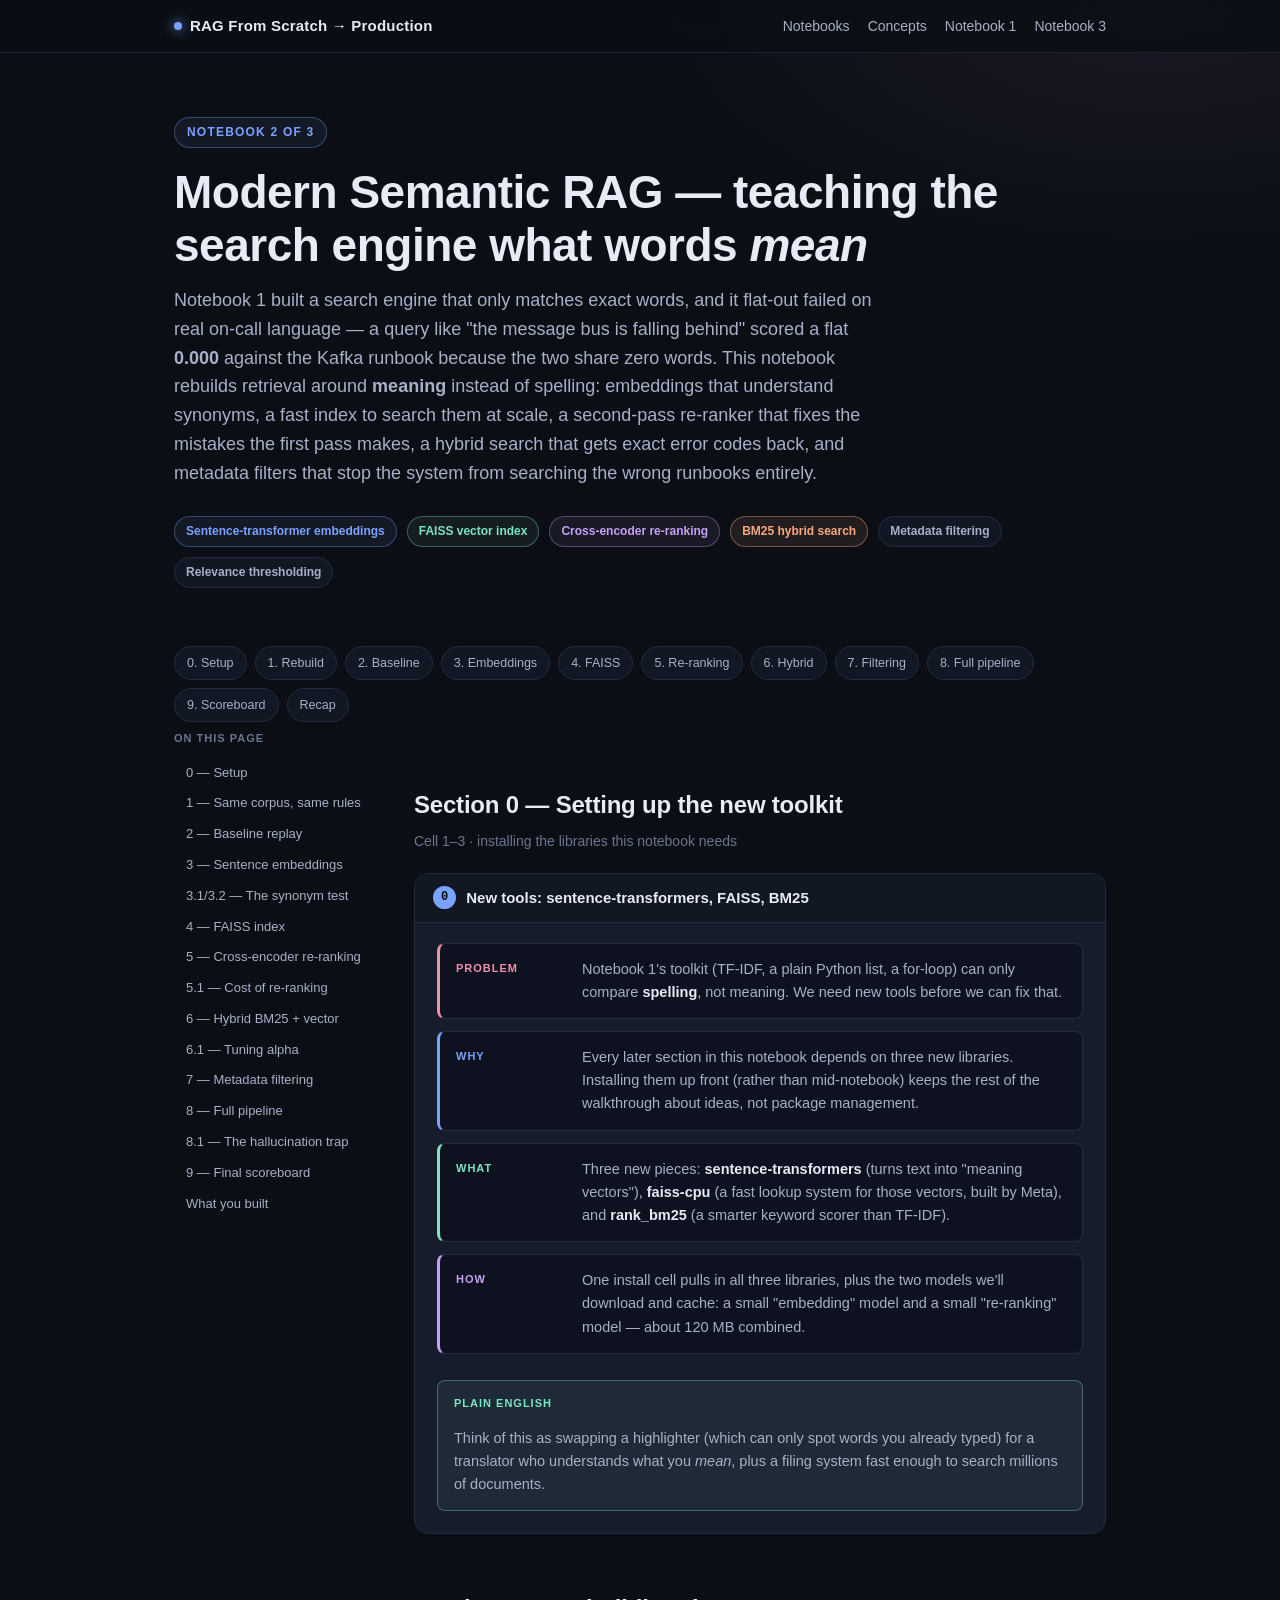
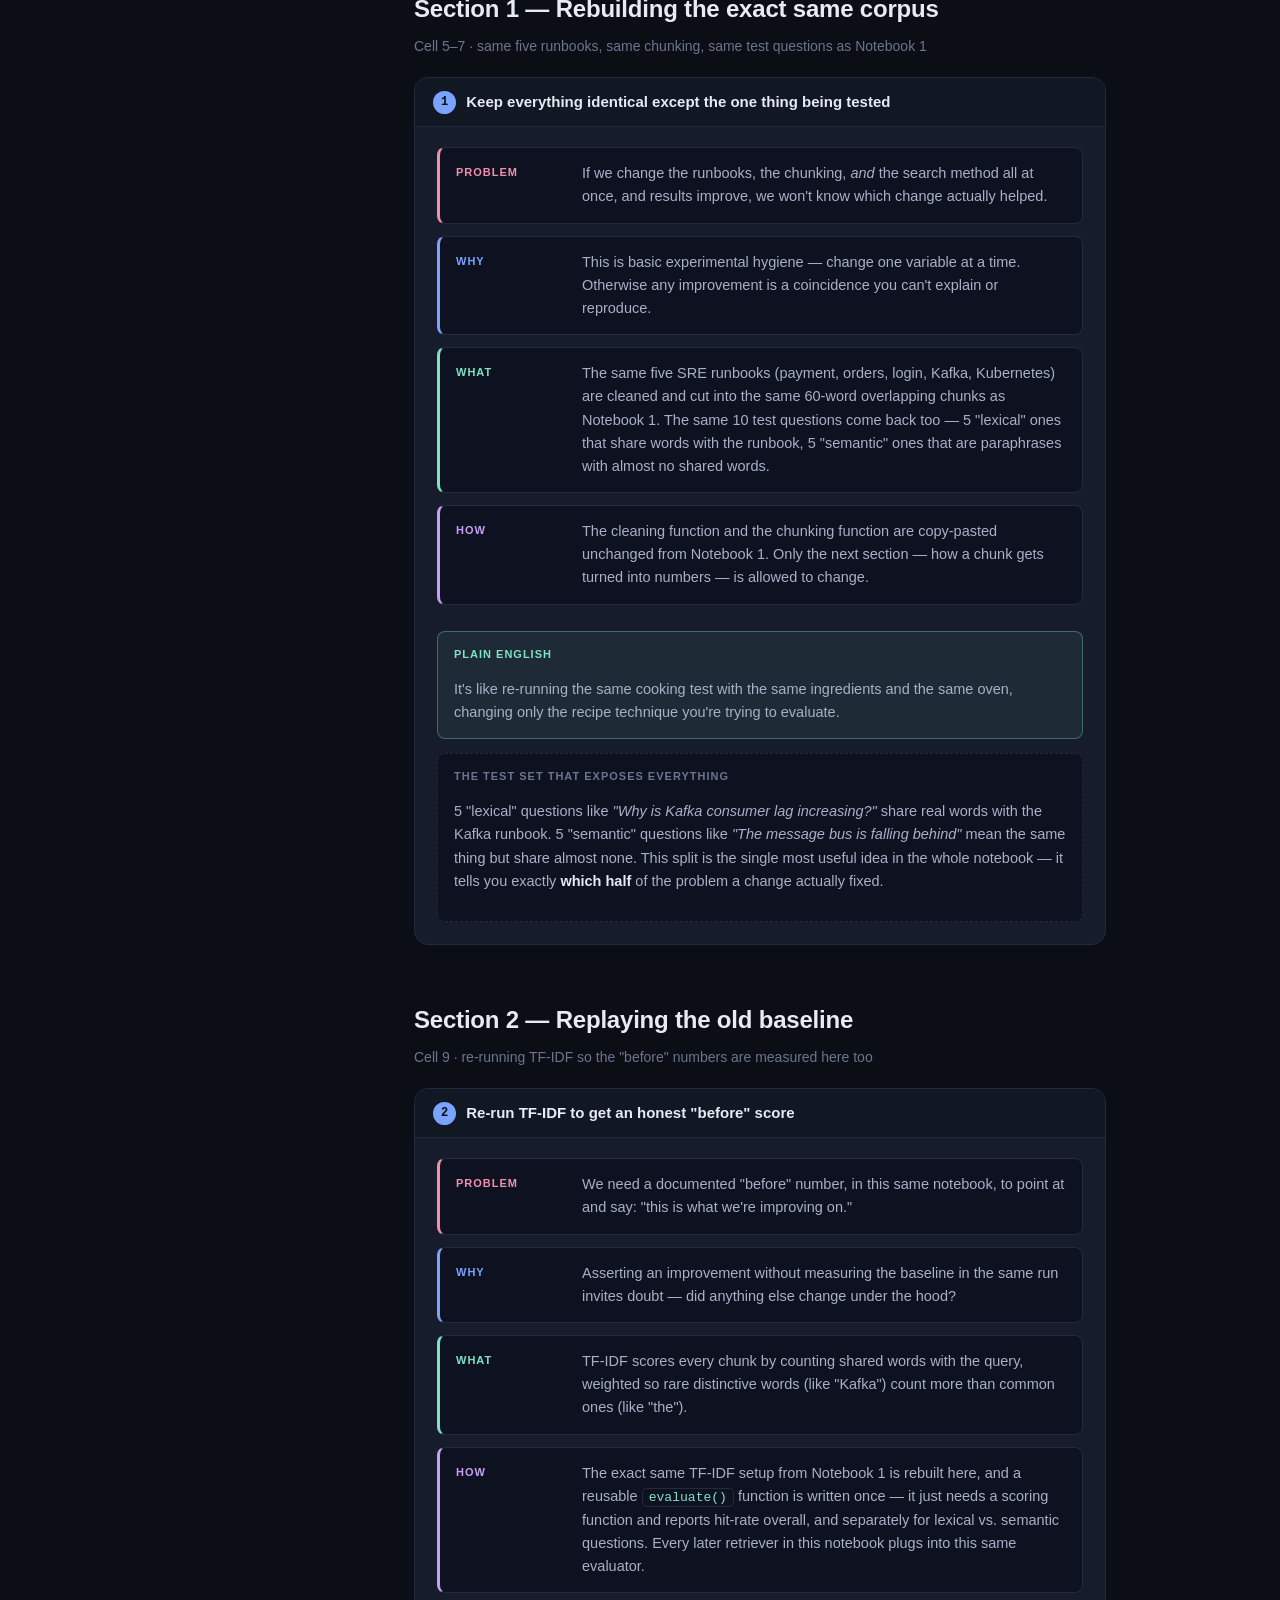
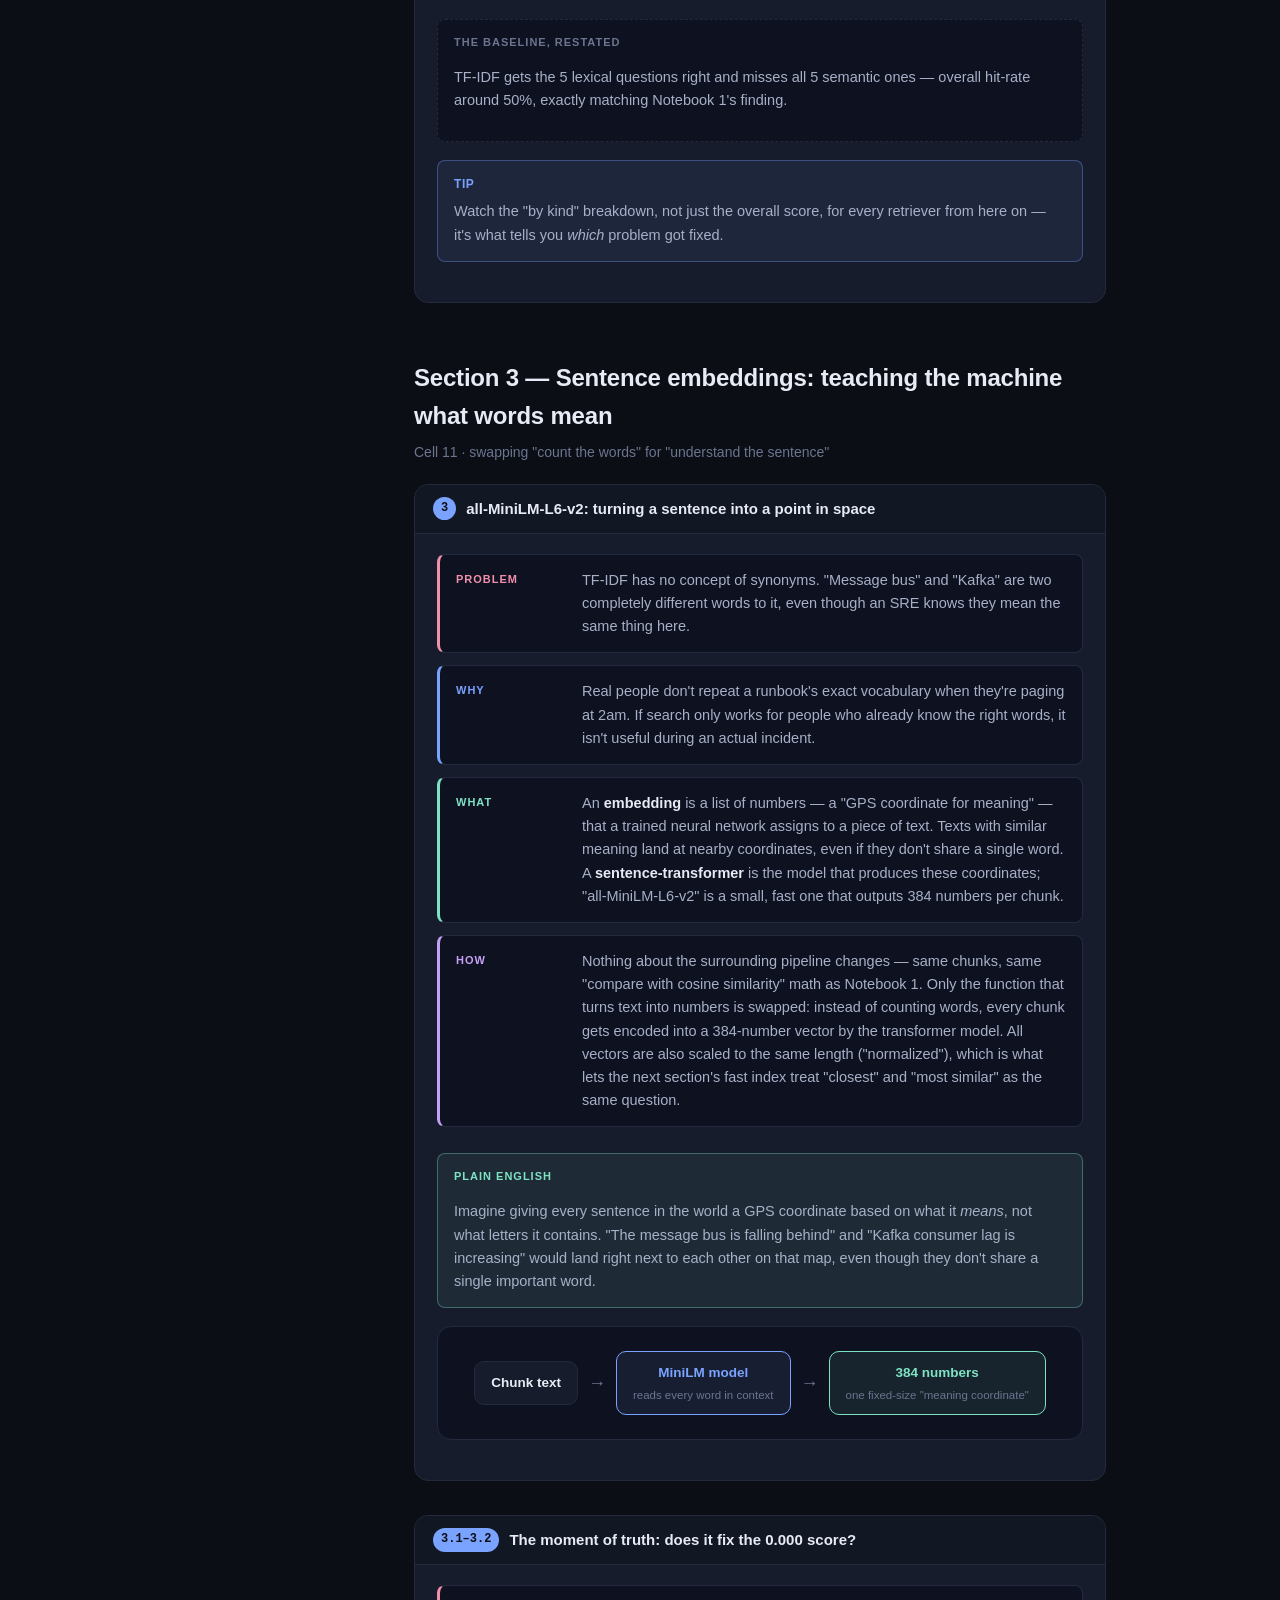
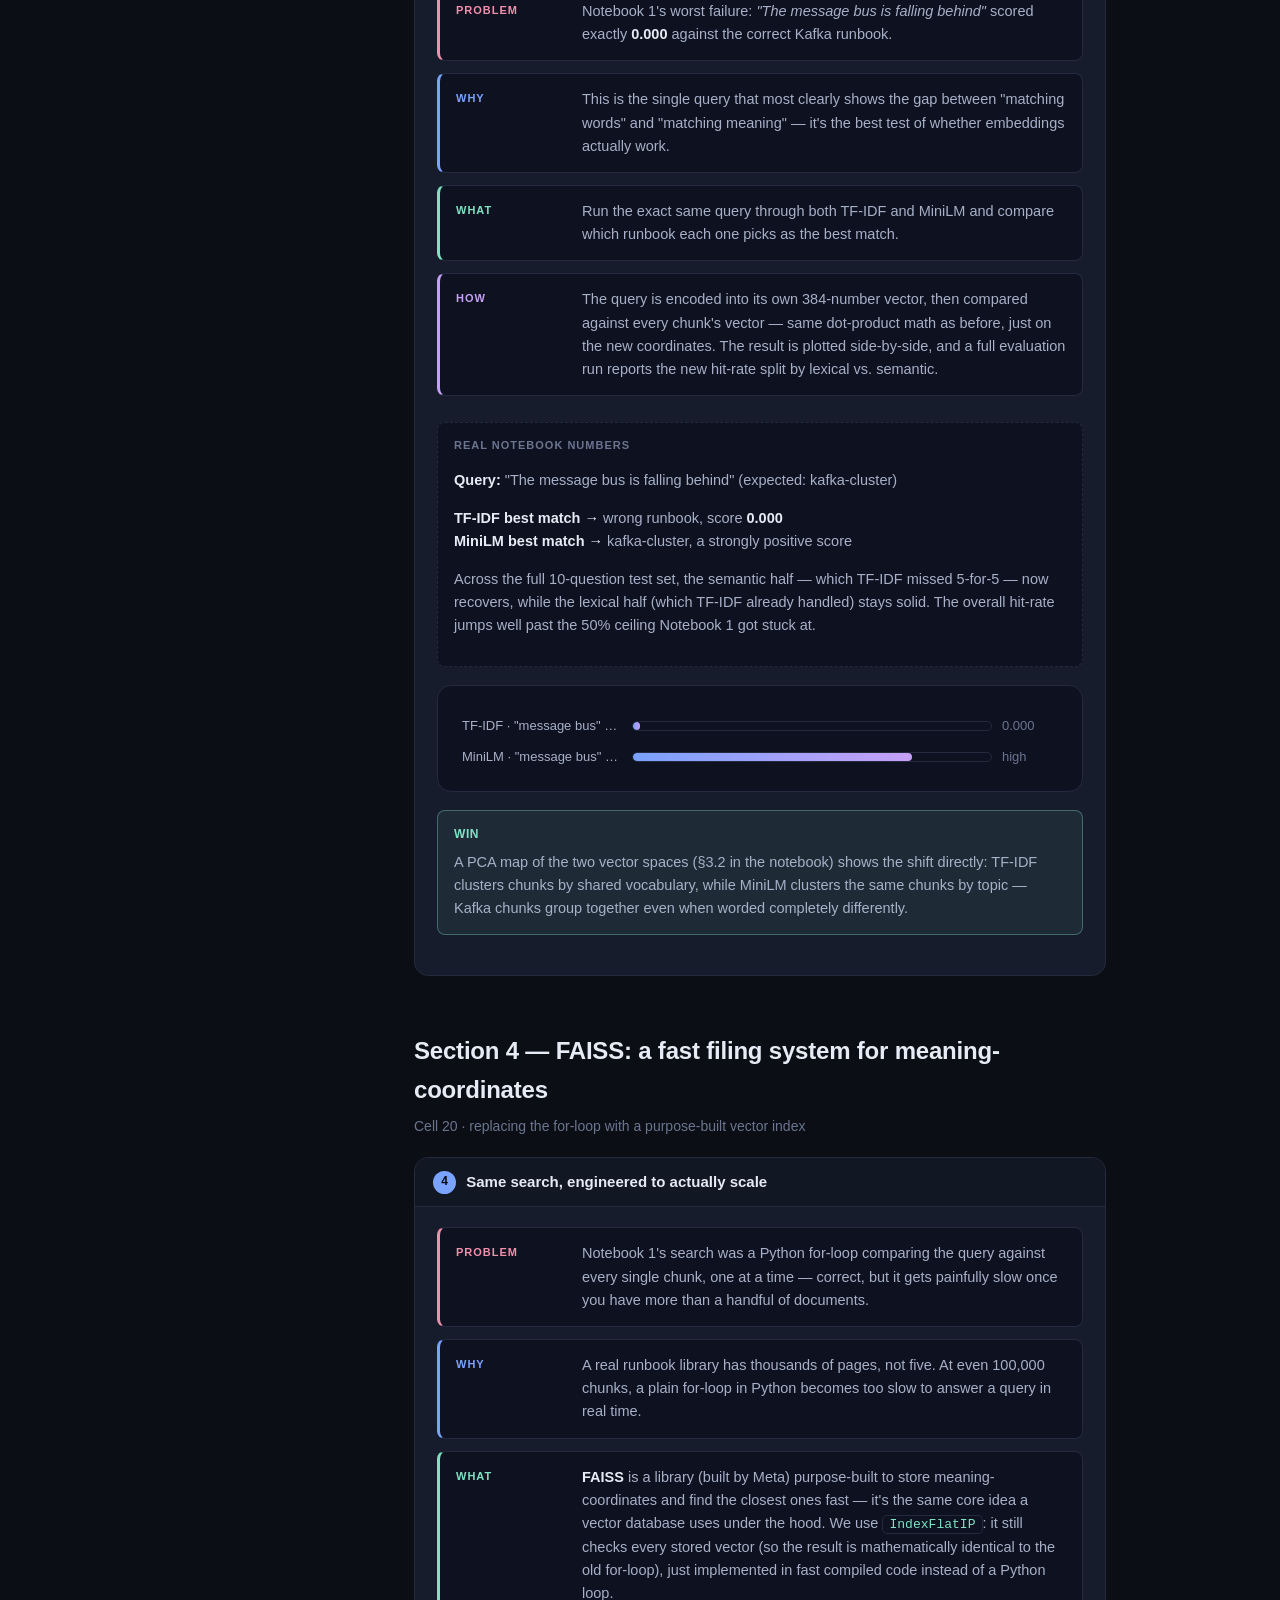
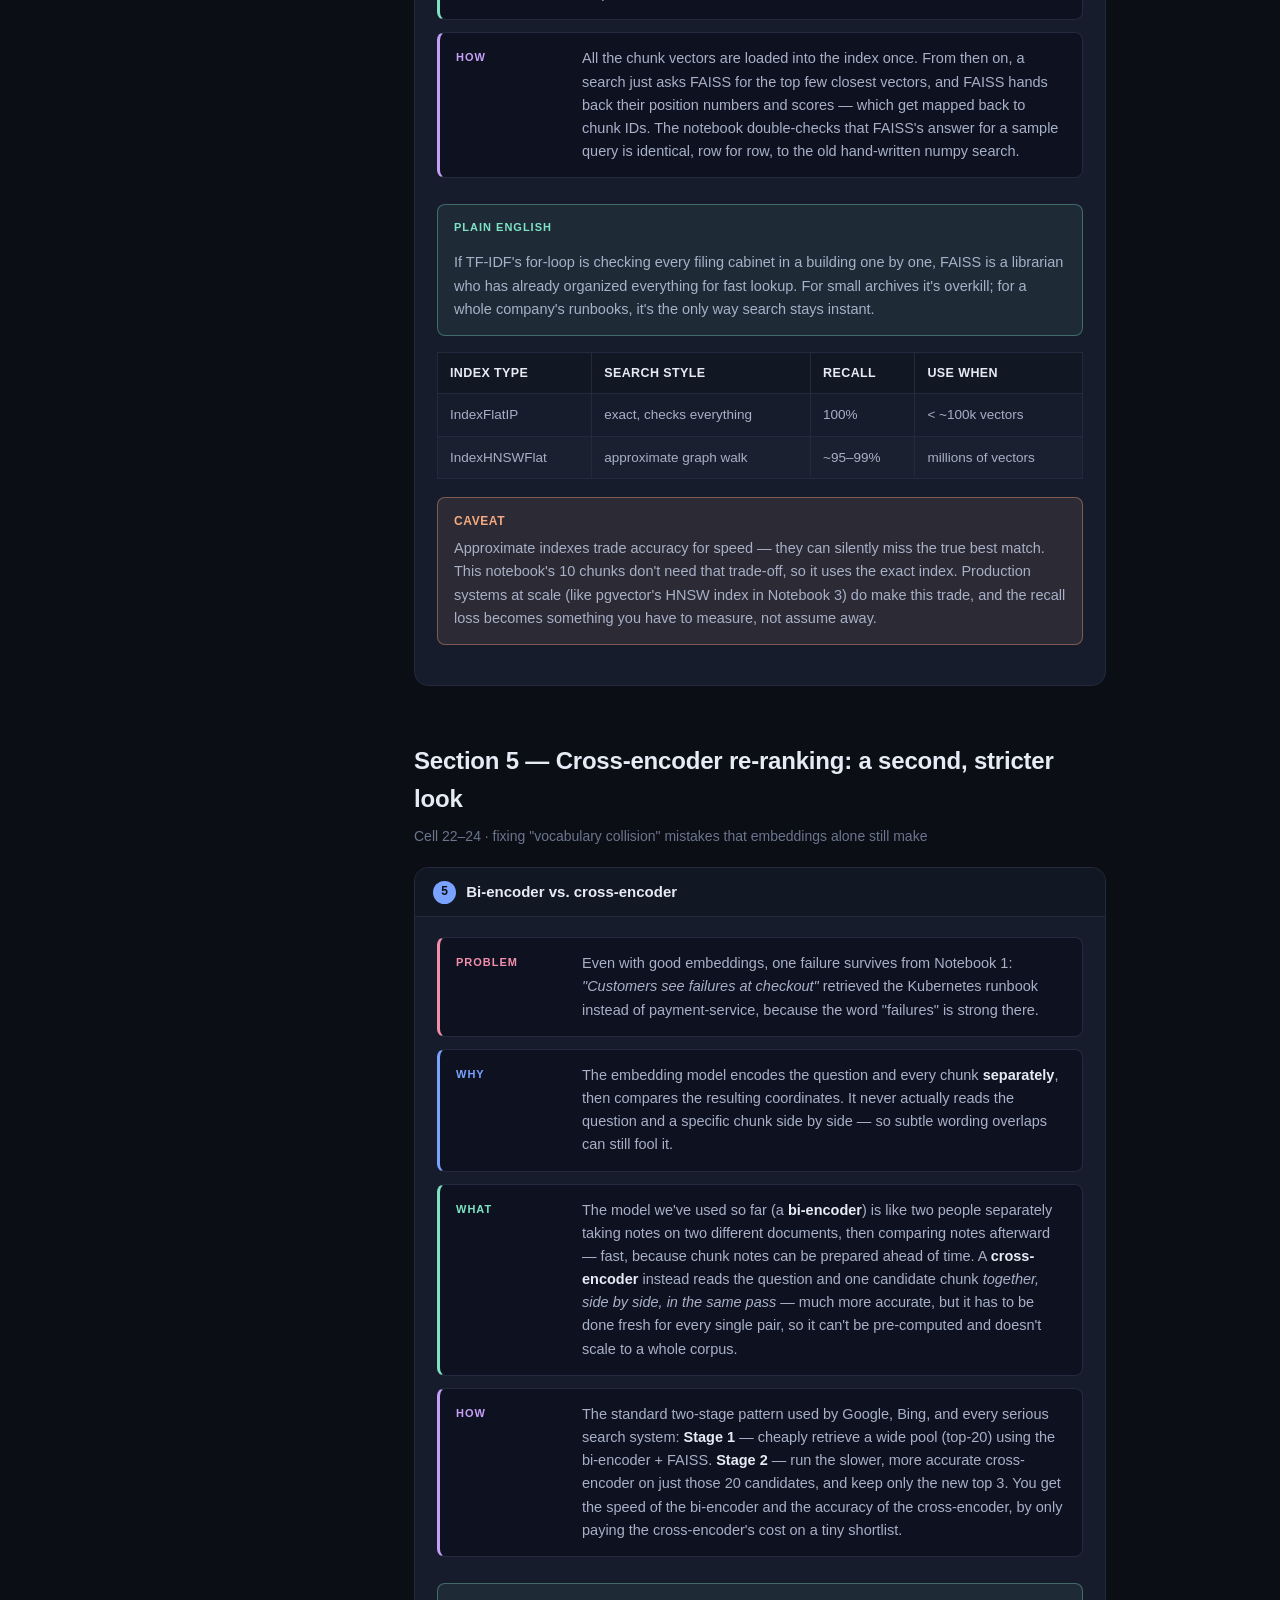
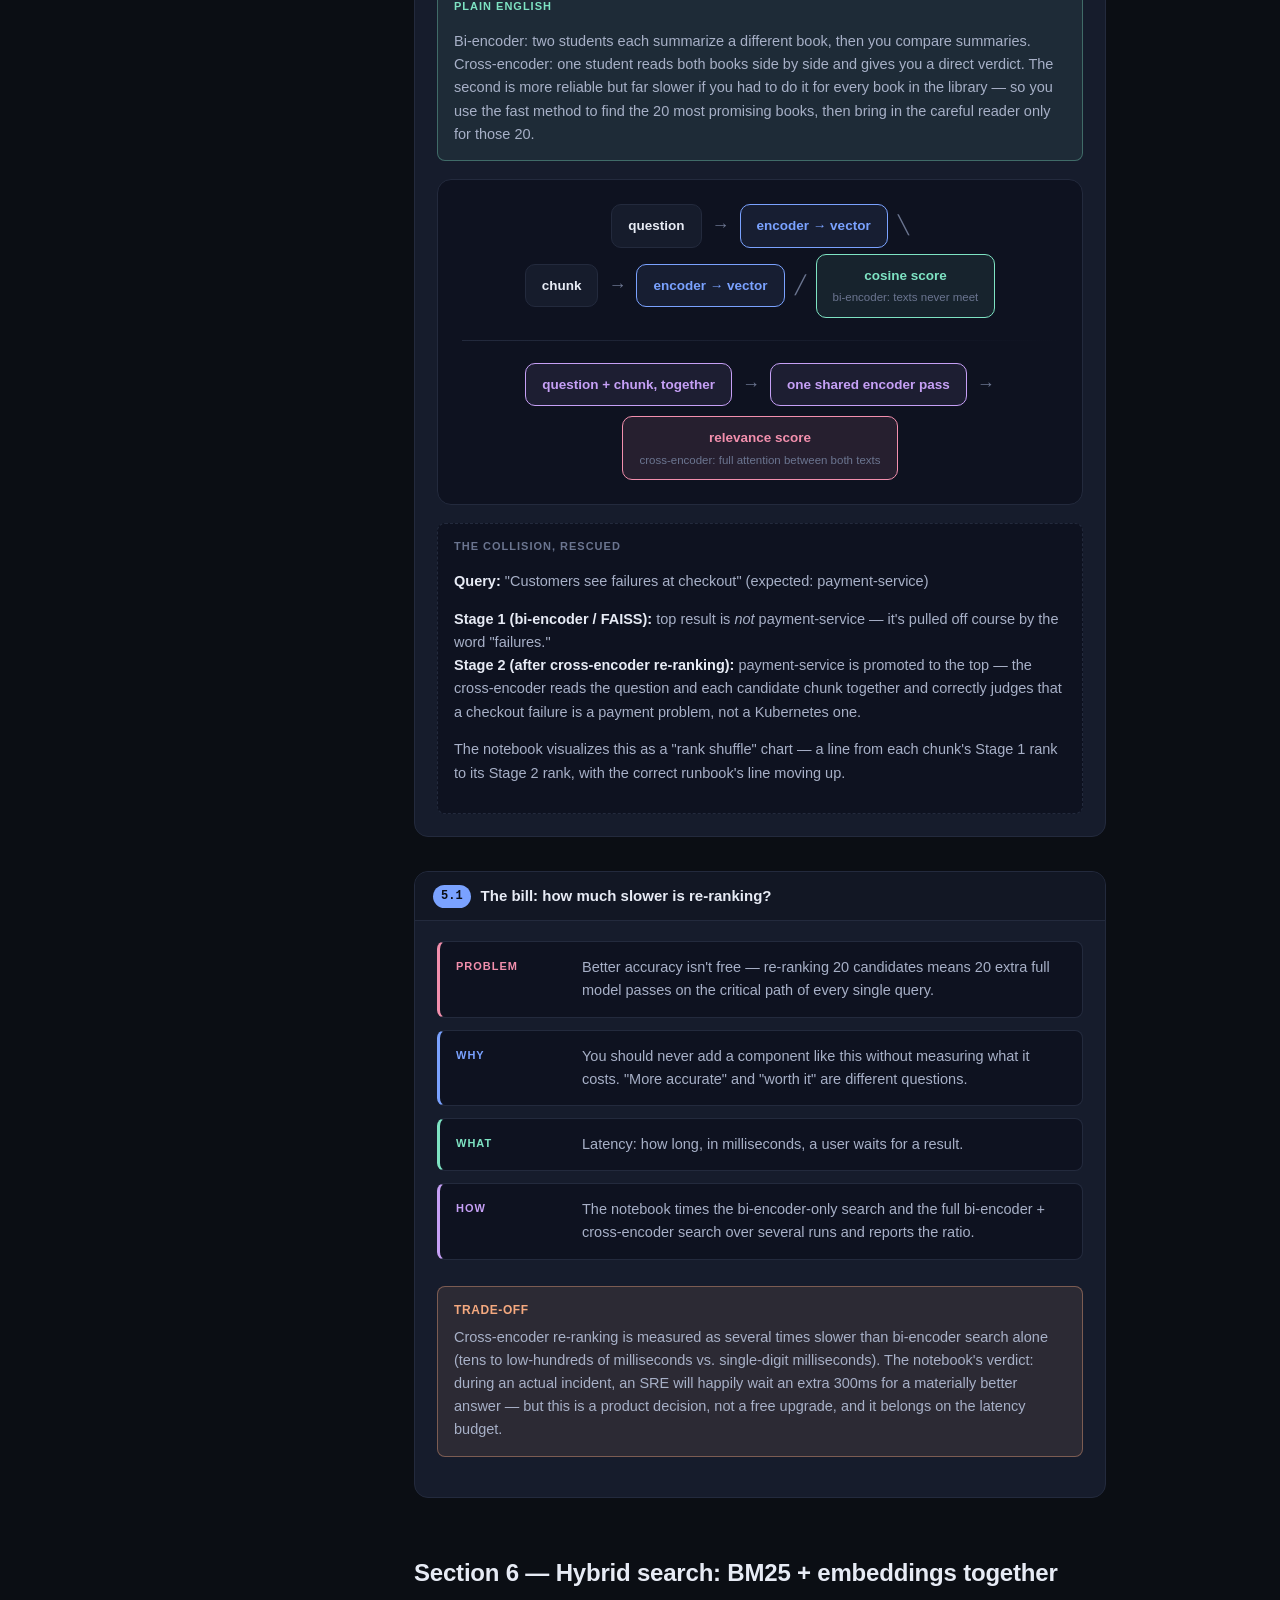
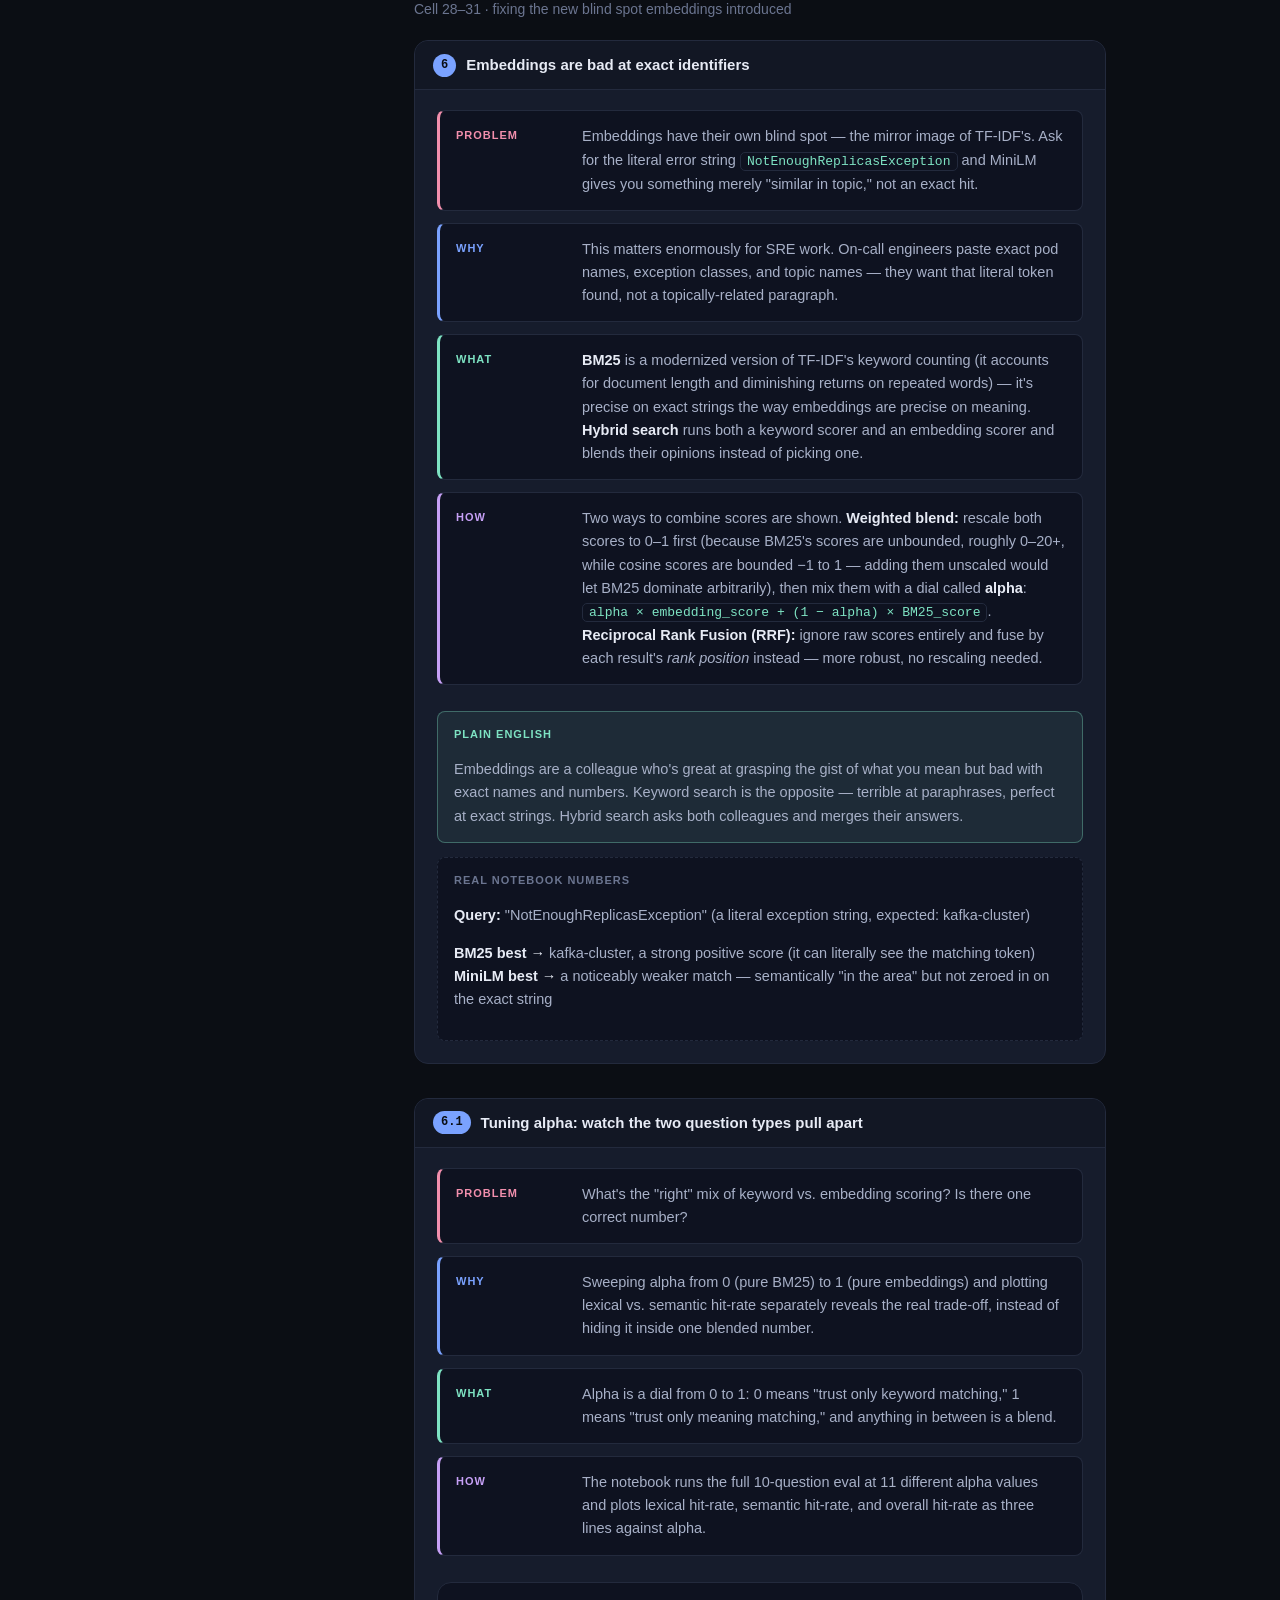
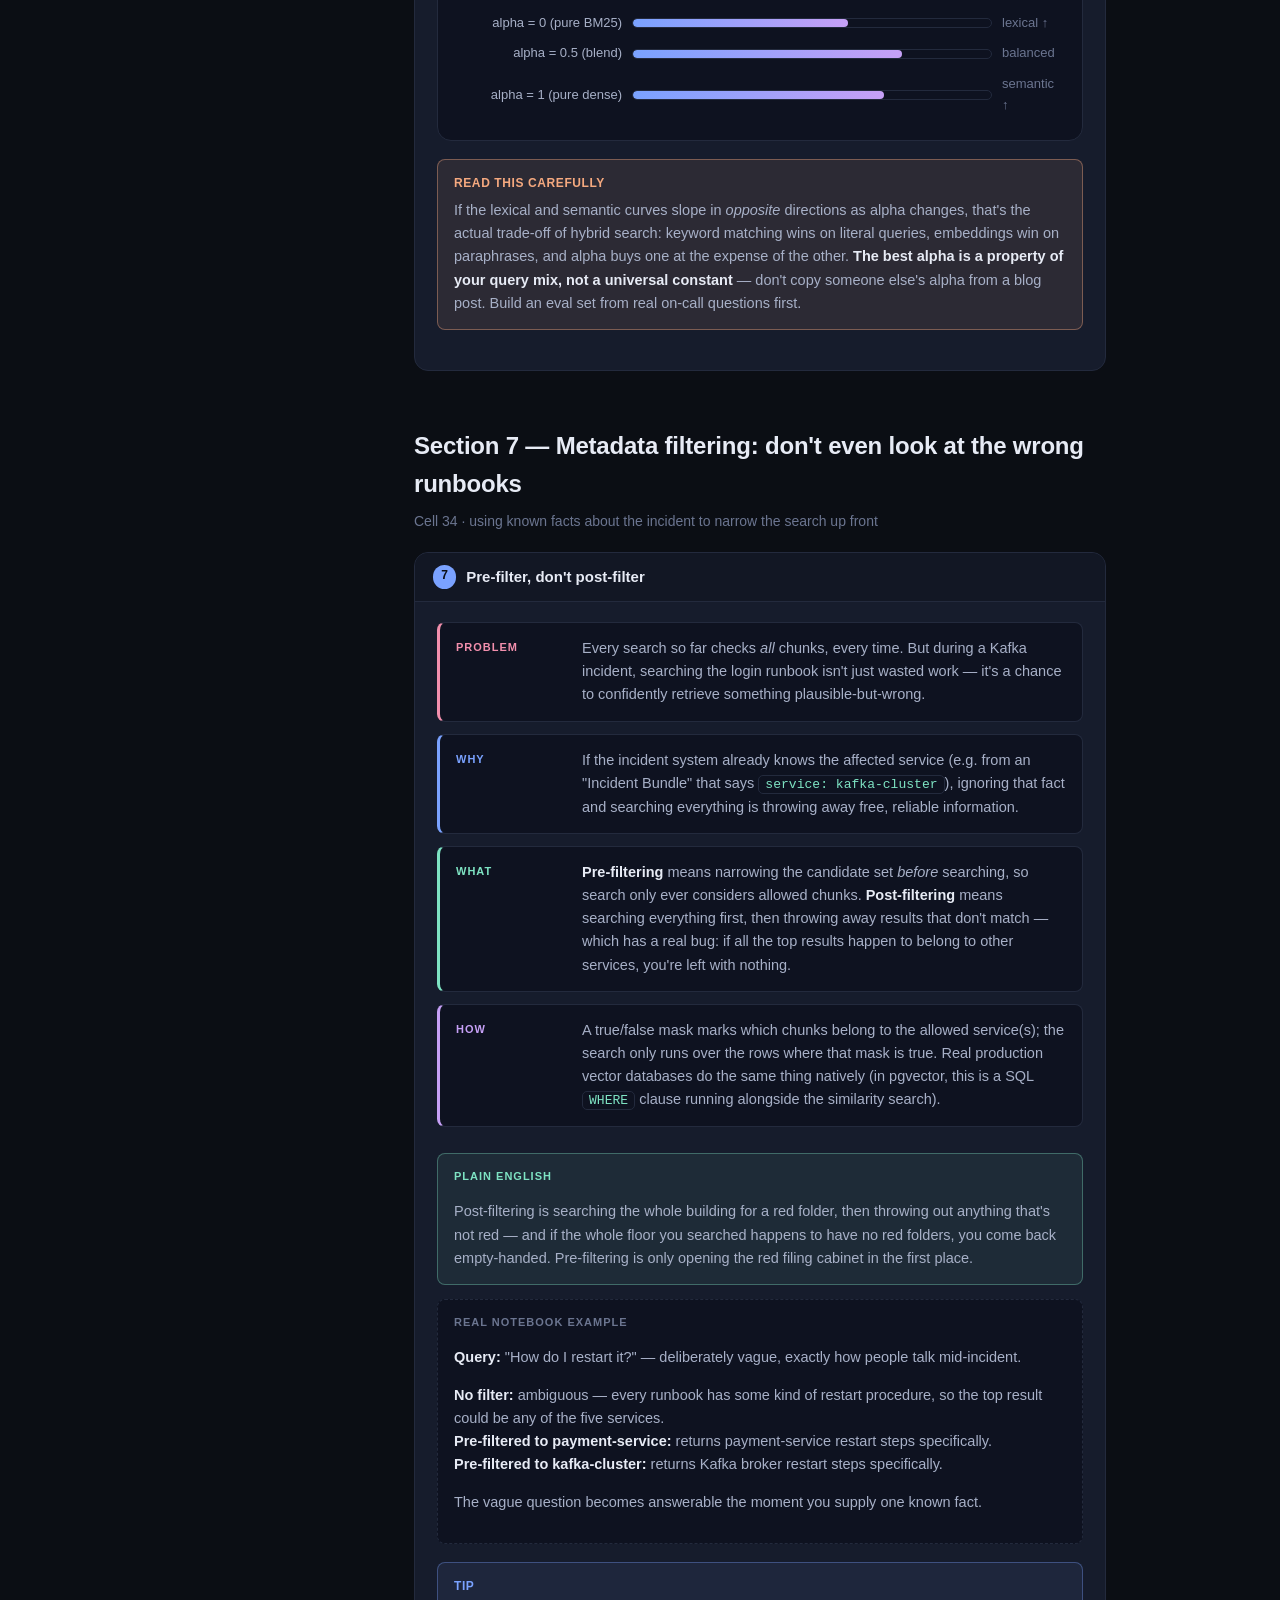
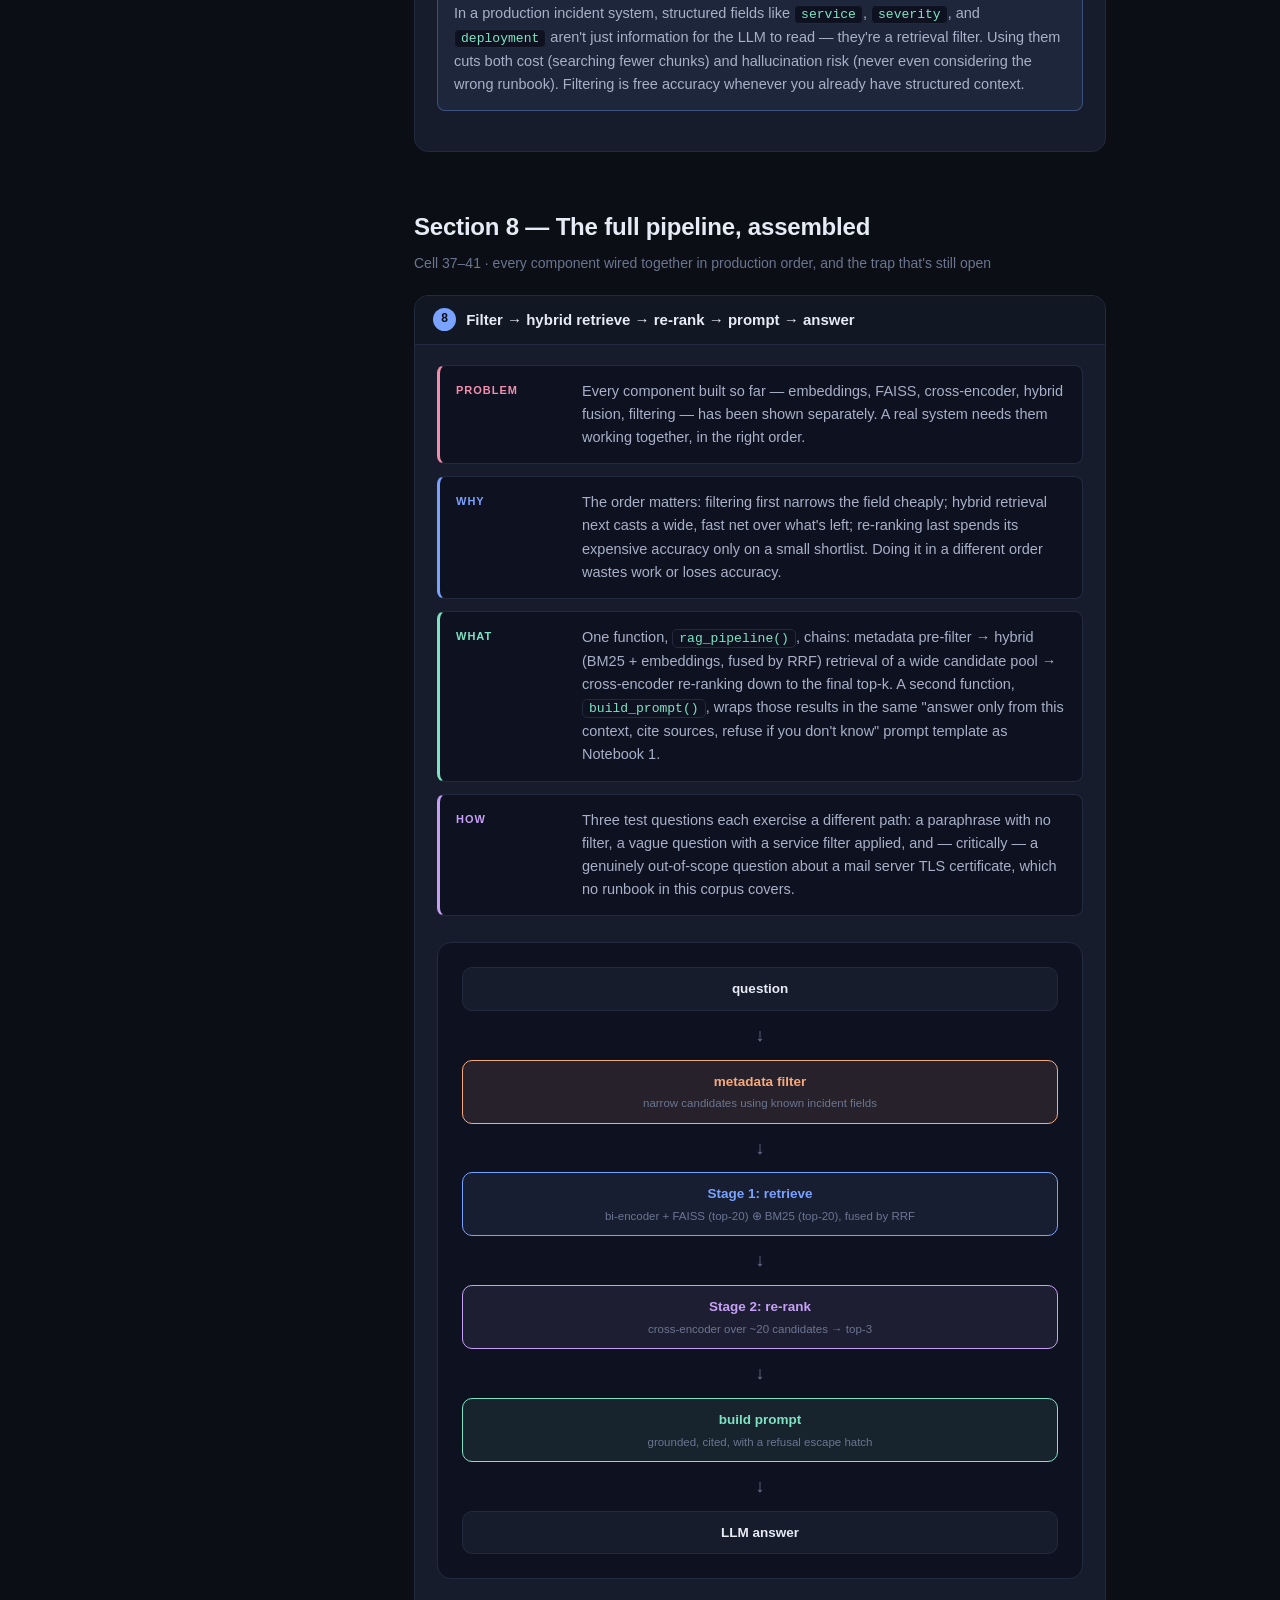
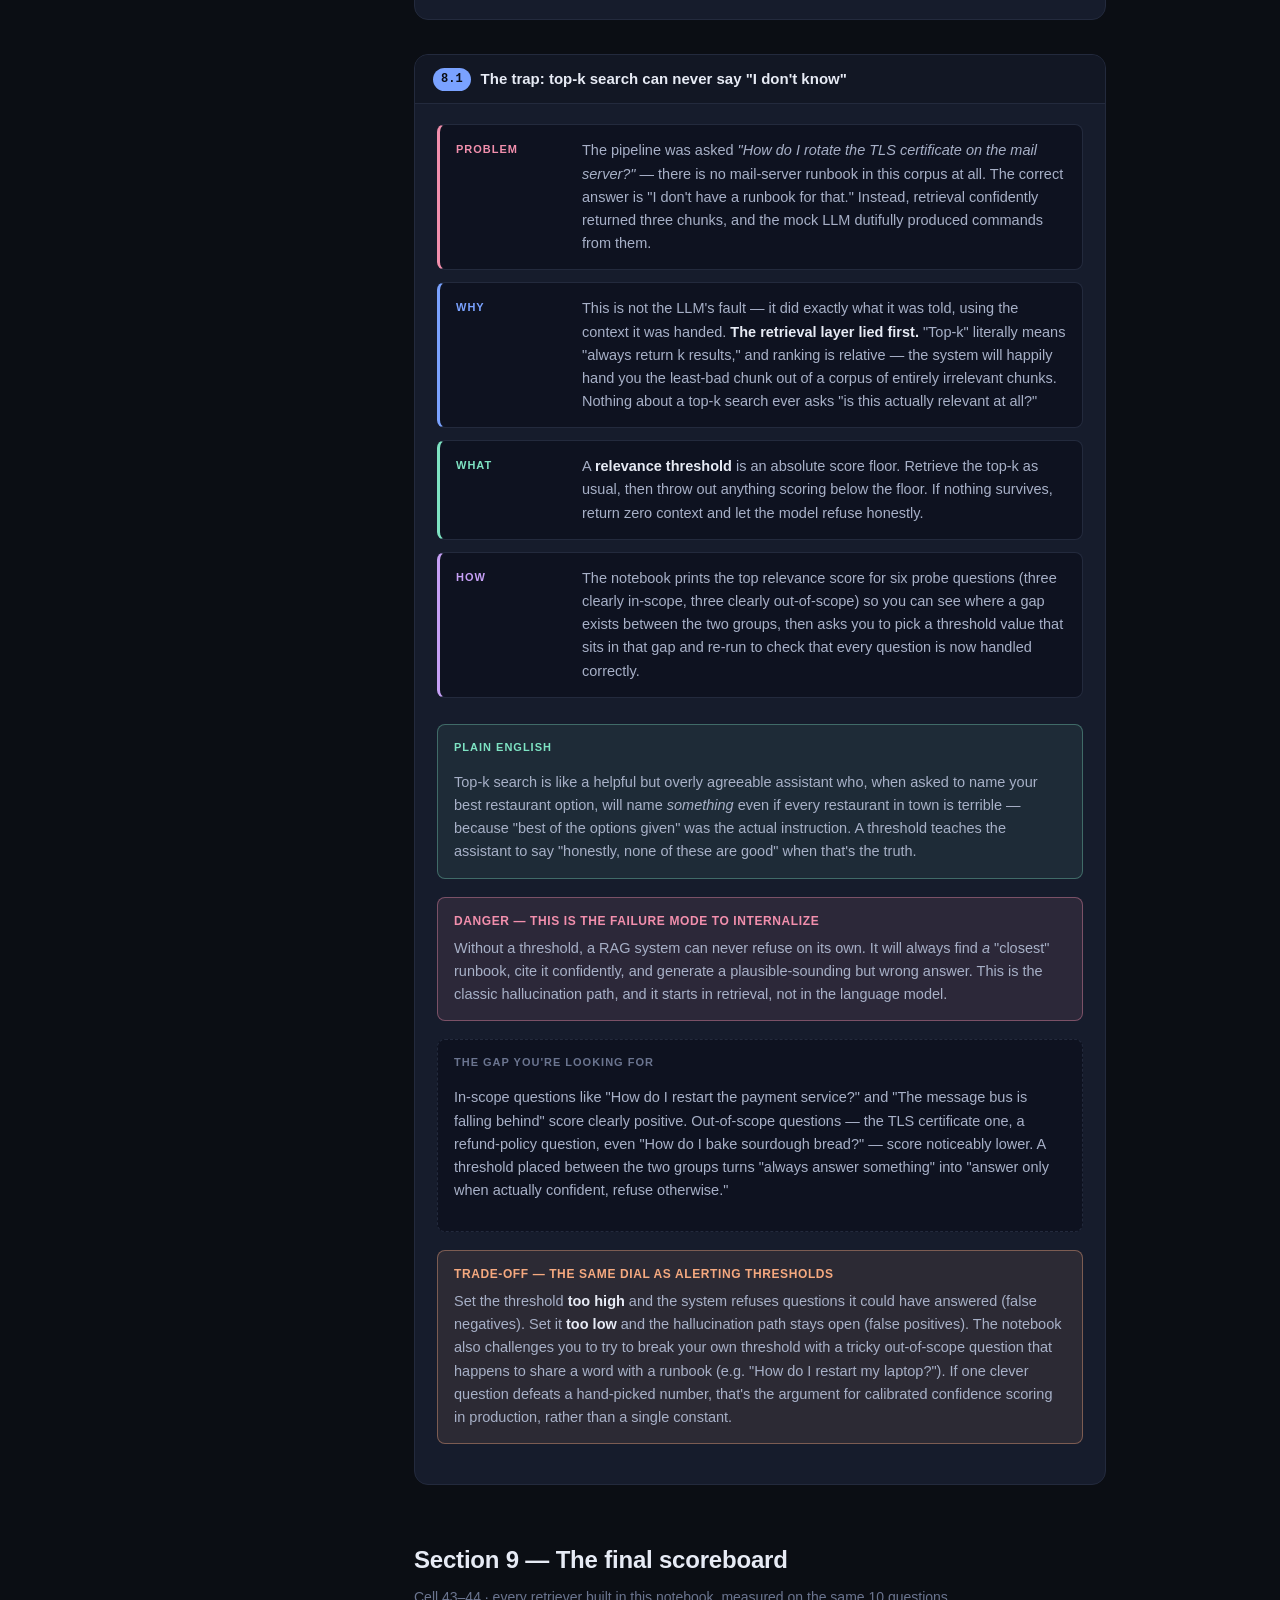
<file: docs/notebook2.html>
<!doctype html>
<html lang="en">
<head>
<meta charset="UTF-8">
<meta name="viewport" content="width=device-width, initial-scale=1.0">
<title>Notebook 2 — Modern Semantic RAG</title>
<link rel="stylesheet" href="assets/style.css">
</head>
<body>

<div class="topbar">
  <div class="topbar-inner">
    <a class="brand" href="index.html"><span class="dot"></span> RAG From Scratch → Production</a>
    <nav class="topnav">
      <a href="index.html#notebooks">Notebooks</a>
      <a href="index.html#concepts">Concepts</a>
      <a href="notebook1.html">Notebook 1</a>
      <a href="notebook3.html">Notebook 3</a>
    </nav>
  </div>
</div>

<div class="page">

  <section class="hero">
    <span class="eyebrow">Notebook 2 of 3</span>
    <h1>Modern Semantic RAG — teaching the search engine what words <em>mean</em></h1>
    <p class="lede">
      Notebook 1 built a search engine that only matches exact words, and it flat-out failed on
      real on-call language — a query like "the message bus is falling behind" scored a flat
      <strong>0.000</strong> against the Kafka runbook because the two share zero words. This notebook
      rebuilds retrieval around <strong>meaning</strong> instead of spelling: embeddings that understand
      synonyms, a fast index to search them at scale, a second-pass re-ranker that fixes the mistakes
      the first pass makes, a hybrid search that gets exact error codes back, and metadata filters that
      stop the system from searching the wrong runbooks entirely.
    </p>
    <div class="hero-meta">
      <span class="pill accent">Sentence-transformer embeddings</span>
      <span class="pill teal">FAISS vector index</span>
      <span class="pill purple">Cross-encoder re-ranking</span>
      <span class="pill orange">BM25 hybrid search</span>
      <span class="pill">Metadata filtering</span>
      <span class="pill">Relevance thresholding</span>
    </div>
  </section>

  <div class="section-nav-jump">
    <a href="#s0">0. Setup</a>
    <a href="#s1">1. Rebuild</a>
    <a href="#s2">2. Baseline</a>
    <a href="#s3">3. Embeddings</a>
    <a href="#s4">4. FAISS</a>
    <a href="#s5">5. Re-ranking</a>
    <a href="#s6">6. Hybrid</a>
    <a href="#s7">7. Filtering</a>
    <a href="#s8">8. Full pipeline</a>
    <a href="#s9">9. Scoreboard</a>
    <a href="#recap">Recap</a>
  </div>

  <div class="layout-2col">
    <aside class="toc">
      <div class="toc-title">On this page</div>
      <a href="#s0">0 — Setup</a>
      <a href="#s1">1 — Same corpus, same rules</a>
      <a href="#s2">2 — Baseline replay</a>
      <a href="#s3">3 — Sentence embeddings</a>
      <a href="#s3-2">3.1/3.2 — The synonym test</a>
      <a href="#s4">4 — FAISS index</a>
      <a href="#s5">5 — Cross-encoder re-ranking</a>
      <a href="#s5-2">5.1 — Cost of re-ranking</a>
      <a href="#s6">6 — Hybrid BM25 + vector</a>
      <a href="#s6-2">6.1 — Tuning alpha</a>
      <a href="#s7">7 — Metadata filtering</a>
      <a href="#s8">8 — Full pipeline</a>
      <a href="#s8-1">8.1 — The hallucination trap</a>
      <a href="#s9">9 — Final scoreboard</a>
      <a href="#recap">What you built</a>
    </aside>

    <main>

      <!-- SECTION 0 -->
      <section class="block" id="s0">
        <h2>Section 0 — Setting up the new toolkit</h2>
        <p class="section-sub">Cell 1–3 · installing the libraries this notebook needs</p>
        <div class="cell">
          <div class="cell-head"><span class="cell-index">0</span><span class="cell-title">New tools: sentence-transformers, FAISS, BM25</span></div>
          <div class="cell-body">
            <div class="pwwh">
              <div class="row problem"><div class="tag">Problem</div><div class="txt">Notebook 1's toolkit (TF-IDF, a plain Python list, a for-loop) can only compare <strong>spelling</strong>, not meaning. We need new tools before we can fix that.</div></div>
              <div class="row why"><div class="tag">Why</div><div class="txt">Every later section in this notebook depends on three new libraries. Installing them up front (rather than mid-notebook) keeps the rest of the walkthrough about ideas, not package management.</div></div>
              <div class="row what"><div class="tag">What</div><div class="txt">Three new pieces: <strong>sentence-transformers</strong> (turns text into "meaning vectors"), <strong>faiss-cpu</strong> (a fast lookup system for those vectors, built by Meta), and <strong>rank_bm25</strong> (a smarter keyword scorer than TF-IDF).</div></div>
              <div class="row how"><div class="tag">How</div><div class="txt">One install cell pulls in all three libraries, plus the two models we'll download and cache: a small "embedding" model and a small "re-ranking" model — about 120&nbsp;MB combined.</div></div>
            </div>
            <div class="plain-english">
              <span class="label">Plain English</span>
              <p>Think of this as swapping a highlighter (which can only spot words you already typed) for a translator who understands what you <em>mean</em>, plus a filing system fast enough to search millions of documents.</p>
            </div>
          </div>
        </div>
      </section>

      <!-- SECTION 1 -->
      <section class="block" id="s1">
        <h2>Section 1 — Rebuilding the exact same corpus</h2>
        <p class="section-sub">Cell 5–7 · same five runbooks, same chunking, same test questions as Notebook 1</p>
        <div class="cell">
          <div class="cell-head"><span class="cell-index">1</span><span class="cell-title">Keep everything identical except the one thing being tested</span></div>
          <div class="cell-body">
            <div class="pwwh">
              <div class="row problem"><div class="tag">Problem</div><div class="txt">If we change the runbooks, the chunking, <em>and</em> the search method all at once, and results improve, we won't know which change actually helped.</div></div>
              <div class="row why"><div class="tag">Why</div><div class="txt">This is basic experimental hygiene — change one variable at a time. Otherwise any improvement is a coincidence you can't explain or reproduce.</div></div>
              <div class="row what"><div class="tag">What</div><div class="txt">The same five SRE runbooks (payment, orders, login, Kafka, Kubernetes) are cleaned and cut into the same 60-word overlapping chunks as Notebook 1. The same 10 test questions come back too — 5 "lexical" ones that share words with the runbook, 5 "semantic" ones that are paraphrases with almost no shared words.</div></div>
              <div class="row how"><div class="tag">How</div><div class="txt">The cleaning function and the chunking function are copy-pasted unchanged from Notebook 1. Only the next section — how a chunk gets turned into numbers — is allowed to change.</div></div>
            </div>
            <div class="plain-english">
              <span class="label">Plain English</span>
              <p>It's like re-running the same cooking test with the same ingredients and the same oven, changing only the recipe technique you're trying to evaluate.</p>
            </div>
            <div class="example-box">
              <span class="label">The test set that exposes everything</span>
              <p>5 "lexical" questions like <em>"Why is Kafka consumer lag increasing?"</em> share real words with the Kafka runbook. 5 "semantic" questions like <em>"The message bus is falling behind"</em> mean the same thing but share almost none. This split is the single most useful idea in the whole notebook — it tells you exactly <strong>which half</strong> of the problem a change actually fixed.</p>
            </div>
          </div>
        </div>
      </section>

      <!-- SECTION 2 -->
      <section class="block" id="s2">
        <h2>Section 2 — Replaying the old baseline</h2>
        <p class="section-sub">Cell 9 · re-running TF-IDF so the "before" numbers are measured here too</p>
        <div class="cell">
          <div class="cell-head"><span class="cell-index">2</span><span class="cell-title">Re-run TF-IDF to get an honest "before" score</span></div>
          <div class="cell-body">
            <div class="pwwh">
              <div class="row problem"><div class="tag">Problem</div><div class="txt">We need a documented "before" number, in this same notebook, to point at and say: "this is what we're improving on."</div></div>
              <div class="row why"><div class="tag">Why</div><div class="txt">Asserting an improvement without measuring the baseline in the same run invites doubt — did anything else change under the hood?</div></div>
              <div class="row what"><div class="tag">What</div><div class="txt">TF-IDF scores every chunk by counting shared words with the query, weighted so rare distinctive words (like "Kafka") count more than common ones (like "the").</div></div>
              <div class="row how"><div class="tag">How</div><div class="txt">The exact same TF-IDF setup from Notebook 1 is rebuilt here, and a reusable <code>evaluate()</code> function is written once — it just needs a scoring function and reports hit-rate overall, and separately for lexical vs. semantic questions. Every later retriever in this notebook plugs into this same evaluator.</div></div>
            </div>
            <div class="example-box">
              <span class="label">The baseline, restated</span>
              <p>TF-IDF gets the 5 lexical questions right and misses all 5 semantic ones — overall hit-rate around 50%, exactly matching Notebook 1's finding.</p>
            </div>
            <div class="callout tip">
              <span class="label">Tip</span>
              <p>Watch the "by kind" breakdown, not just the overall score, for every retriever from here on — it's what tells you <em>which</em> problem got fixed.</p>
            </div>
          </div>
        </div>
      </section>

      <!-- SECTION 3 -->
      <section class="block" id="s3">
        <h2>Section 3 — Sentence embeddings: teaching the machine what words mean</h2>
        <p class="section-sub">Cell 11 · swapping "count the words" for "understand the sentence"</p>
        <div class="cell">
          <div class="cell-head"><span class="cell-index">3</span><span class="cell-title">all-MiniLM-L6-v2: turning a sentence into a point in space</span></div>
          <div class="cell-body">
            <div class="pwwh">
              <div class="row problem"><div class="tag">Problem</div><div class="txt">TF-IDF has no concept of synonyms. "Message bus" and "Kafka" are two completely different words to it, even though an SRE knows they mean the same thing here.</div></div>
              <div class="row why"><div class="tag">Why</div><div class="txt">Real people don't repeat a runbook's exact vocabulary when they're paging at 2am. If search only works for people who already know the right words, it isn't useful during an actual incident.</div></div>
              <div class="row what"><div class="tag">What</div><div class="txt">An <strong>embedding</strong> is a list of numbers — a "GPS coordinate for meaning" — that a trained neural network assigns to a piece of text. Texts with similar meaning land at nearby coordinates, even if they don't share a single word. A <strong>sentence-transformer</strong> is the model that produces these coordinates; "all-MiniLM-L6-v2" is a small, fast one that outputs 384 numbers per chunk.</div></div>
              <div class="row how"><div class="tag">How</div><div class="txt">Nothing about the surrounding pipeline changes — same chunks, same "compare with cosine similarity" math as Notebook 1. Only the function that turns text into numbers is swapped: instead of counting words, every chunk gets encoded into a 384-number vector by the transformer model. All vectors are also scaled to the same length ("normalized"), which is what lets the next section's fast index treat "closest" and "most similar" as the same question.</div></div>
            </div>
            <div class="plain-english">
              <span class="label">Plain English</span>
              <p>Imagine giving every sentence in the world a GPS coordinate based on what it <em>means</em>, not what letters it contains. "The message bus is falling behind" and "Kafka consumer lag is increasing" would land right next to each other on that map, even though they don't share a single important word.</p>
            </div>
            <div class="diagram">
              <div class="flow">
                <div class="flow-step">Chunk text</div>
                <div class="flow-arrow">→</div>
                <div class="flow-step accent">MiniLM model<span class="sub">reads every word in context</span></div>
                <div class="flow-arrow">→</div>
                <div class="flow-step teal">384 numbers<span class="sub">one fixed-size "meaning coordinate"</span></div>
              </div>
            </div>
          </div>
        </div>

        <div class="cell" id="s3-2">
          <div class="cell-head"><span class="cell-index">3.1–3.2</span><span class="cell-title">The moment of truth: does it fix the 0.000 score?</span></div>
          <div class="cell-body">
            <div class="pwwh">
              <div class="row problem"><div class="tag">Problem</div><div class="txt">Notebook 1's worst failure: <em>"The message bus is falling behind"</em> scored exactly <strong>0.000</strong> against the correct Kafka runbook.</div></div>
              <div class="row why"><div class="tag">Why</div><div class="txt">This is the single query that most clearly shows the gap between "matching words" and "matching meaning" — it's the best test of whether embeddings actually work.</div></div>
              <div class="row what"><div class="tag">What</div><div class="txt">Run the exact same query through both TF-IDF and MiniLM and compare which runbook each one picks as the best match.</div></div>
              <div class="row how"><div class="tag">How</div><div class="txt">The query is encoded into its own 384-number vector, then compared against every chunk's vector — same dot-product math as before, just on the new coordinates. The result is plotted side-by-side, and a full evaluation run reports the new hit-rate split by lexical vs. semantic.</div></div>
            </div>
            <div class="example-box">
              <span class="label">Real notebook numbers</span>
              <p><strong>Query:</strong> "The message bus is falling behind" (expected: kafka-cluster)</p>
              <p><strong>TF-IDF best match →</strong> wrong runbook, score <strong>0.000</strong><br>
              <strong>MiniLM best match →</strong> kafka-cluster, a strongly positive score</p>
              <p>Across the full 10-question test set, the semantic half — which TF-IDF missed 5-for-5 — now recovers, while the lexical half (which TF-IDF already handled) stays solid. The overall hit-rate jumps well past the 50% ceiling Notebook 1 got stuck at.</p>
            </div>
            <div class="diagram">
              <div class="bars">
                <div class="bar-row"><div class="label">TF-IDF · "message bus" query</div><div class="track"><div class="fill" style="width:2%"></div></div><div class="val">0.000</div></div>
                <div class="bar-row"><div class="label">MiniLM · "message bus" query</div><div class="track"><div class="fill" style="width:78%"></div></div><div class="val">high</div></div>
              </div>
            </div>
            <div class="callout win">
              <span class="label">Win</span>
              <p>A PCA map of the two vector spaces (§3.2 in the notebook) shows the shift directly: TF-IDF clusters chunks by shared vocabulary, while MiniLM clusters the same chunks by topic — Kafka chunks group together even when worded completely differently.</p>
            </div>
          </div>
        </div>
      </section>

      <!-- SECTION 4 -->
      <section class="block" id="s4">
        <h2>Section 4 — FAISS: a fast filing system for meaning-coordinates</h2>
        <p class="section-sub">Cell 20 · replacing the for-loop with a purpose-built vector index</p>
        <div class="cell">
          <div class="cell-head"><span class="cell-index">4</span><span class="cell-title">Same search, engineered to actually scale</span></div>
          <div class="cell-body">
            <div class="pwwh">
              <div class="row problem"><div class="tag">Problem</div><div class="txt">Notebook 1's search was a Python for-loop comparing the query against every single chunk, one at a time — correct, but it gets painfully slow once you have more than a handful of documents.</div></div>
              <div class="row why"><div class="tag">Why</div><div class="txt">A real runbook library has thousands of pages, not five. At even 100,000 chunks, a plain for-loop in Python becomes too slow to answer a query in real time.</div></div>
              <div class="row what"><div class="tag">What</div><div class="txt"><strong>FAISS</strong> is a library (built by Meta) purpose-built to store meaning-coordinates and find the closest ones fast — it's the same core idea a vector database uses under the hood. We use <code>IndexFlatIP</code>: it still checks every stored vector (so the result is mathematically identical to the old for-loop), just implemented in fast compiled code instead of a Python loop.</div></div>
              <div class="row how"><div class="tag">How</div><div class="txt">All the chunk vectors are loaded into the index once. From then on, a search just asks FAISS for the top few closest vectors, and FAISS hands back their position numbers and scores — which get mapped back to chunk IDs. The notebook double-checks that FAISS's answer for a sample query is identical, row for row, to the old hand-written numpy search.</div></div>
            </div>
            <div class="plain-english">
              <span class="label">Plain English</span>
              <p>If TF-IDF's for-loop is checking every filing cabinet in a building one by one, FAISS is a librarian who has already organized everything for fast lookup. For small archives it's overkill; for a whole company's runbooks, it's the only way search stays instant.</p>
            </div>
            <table class="cmp">
              <thead><tr><th>Index type</th><th>Search style</th><th>Recall</th><th>Use when</th></tr></thead>
              <tbody>
                <tr><td>IndexFlatIP</td><td>exact, checks everything</td><td>100%</td><td>&lt; ~100k vectors</td></tr>
                <tr><td>IndexHNSWFlat</td><td>approximate graph walk</td><td>~95–99%</td><td>millions of vectors</td></tr>
              </tbody>
            </table>
            <div class="callout warn">
              <span class="label">Caveat</span>
              <p>Approximate indexes trade accuracy for speed — they can silently miss the true best match. This notebook's 10 chunks don't need that trade-off, so it uses the exact index. Production systems at scale (like pgvector's HNSW index in Notebook 3) do make this trade, and the recall loss becomes something you have to measure, not assume away.</p>
            </div>
          </div>
        </div>
      </section>

      <!-- SECTION 5 -->
      <section class="block" id="s5">
        <h2>Section 5 — Cross-encoder re-ranking: a second, stricter look</h2>
        <p class="section-sub">Cell 22–24 · fixing "vocabulary collision" mistakes that embeddings alone still make</p>
        <div class="cell">
          <div class="cell-head"><span class="cell-index">5</span><span class="cell-title">Bi-encoder vs. cross-encoder</span></div>
          <div class="cell-body">
            <div class="pwwh">
              <div class="row problem"><div class="tag">Problem</div><div class="txt">Even with good embeddings, one failure survives from Notebook 1: <em>"Customers see failures at checkout"</em> retrieved the Kubernetes runbook instead of payment-service, because the word "failures" is strong there.</div></div>
              <div class="row why"><div class="tag">Why</div><div class="txt">The embedding model encodes the question and every chunk <strong>separately</strong>, then compares the resulting coordinates. It never actually reads the question and a specific chunk side by side — so subtle wording overlaps can still fool it.</div></div>
              <div class="row what"><div class="tag">What</div><div class="txt">The model we've used so far (a <strong>bi-encoder</strong>) is like two people separately taking notes on two different documents, then comparing notes afterward — fast, because chunk notes can be prepared ahead of time. A <strong>cross-encoder</strong> instead reads the question and one candidate chunk <em>together, side by side, in the same pass</em> — much more accurate, but it has to be done fresh for every single pair, so it can't be pre-computed and doesn't scale to a whole corpus.</div></div>
              <div class="row how"><div class="tag">How</div><div class="txt">The standard two-stage pattern used by Google, Bing, and every serious search system: <strong>Stage 1</strong> — cheaply retrieve a wide pool (top-20) using the bi-encoder + FAISS. <strong>Stage 2</strong> — run the slower, more accurate cross-encoder on just those 20 candidates, and keep only the new top 3. You get the speed of the bi-encoder and the accuracy of the cross-encoder, by only paying the cross-encoder's cost on a tiny shortlist.</div></div>
            </div>
            <div class="plain-english">
              <span class="label">Plain English</span>
              <p>Bi-encoder: two students each summarize a different book, then you compare summaries. Cross-encoder: one student reads both books side by side and gives you a direct verdict. The second is more reliable but far slower if you had to do it for every book in the library — so you use the fast method to find the 20 most promising books, then bring in the careful reader only for those 20.</p>
            </div>
            <div class="diagram">
              <div class="flow">
                <div class="flow-step">question</div>
                <div class="flow-arrow">→</div>
                <div class="flow-step accent">encoder → vector</div>
                <div class="flow-arrow">╲</div>
              </div>
              <div class="flow" style="margin-top:6px;">
                <div class="flow-step">chunk</div>
                <div class="flow-arrow">→</div>
                <div class="flow-step accent">encoder → vector</div>
                <div class="flow-arrow">╱</div>
                <div class="flow-step teal">cosine score<span class="sub">bi-encoder: texts never meet</span></div>
              </div>
              <div class="hr" style="margin:22px 0;"></div>
              <div class="flow">
                <div class="flow-step purple">question + chunk, together</div>
                <div class="flow-arrow">→</div>
                <div class="flow-step purple">one shared encoder pass</div>
                <div class="flow-arrow">→</div>
                <div class="flow-step pink">relevance score<span class="sub">cross-encoder: full attention between both texts</span></div>
              </div>
            </div>
            <div class="example-box">
              <span class="label">The collision, rescued</span>
              <p><strong>Query:</strong> "Customers see failures at checkout" (expected: payment-service)</p>
              <p><strong>Stage 1 (bi-encoder / FAISS):</strong> top result is <em>not</em> payment-service — it's pulled off course by the word "failures."<br>
              <strong>Stage 2 (after cross-encoder re-ranking):</strong> payment-service is promoted to the top — the cross-encoder reads the question and each candidate chunk together and correctly judges that a checkout failure is a payment problem, not a Kubernetes one.</p>
              <p>The notebook visualizes this as a "rank shuffle" chart — a line from each chunk's Stage 1 rank to its Stage 2 rank, with the correct runbook's line moving up.</p>
            </div>
          </div>
        </div>

        <div class="cell" id="s5-2">
          <div class="cell-head"><span class="cell-index">5.1</span><span class="cell-title">The bill: how much slower is re-ranking?</span></div>
          <div class="cell-body">
            <div class="pwwh">
              <div class="row problem"><div class="tag">Problem</div><div class="txt">Better accuracy isn't free — re-ranking 20 candidates means 20 extra full model passes on the critical path of every single query.</div></div>
              <div class="row why"><div class="tag">Why</div><div class="txt">You should never add a component like this without measuring what it costs. "More accurate" and "worth it" are different questions.</div></div>
              <div class="row what"><div class="tag">What</div><div class="txt">Latency: how long, in milliseconds, a user waits for a result.</div></div>
              <div class="row how"><div class="tag">How</div><div class="txt">The notebook times the bi-encoder-only search and the full bi-encoder + cross-encoder search over several runs and reports the ratio.</div></div>
            </div>
            <div class="callout warn">
              <span class="label">Trade-off</span>
              <p>Cross-encoder re-ranking is measured as several times slower than bi-encoder search alone (tens to low-hundreds of milliseconds vs. single-digit milliseconds). The notebook's verdict: during an actual incident, an SRE will happily wait an extra 300ms for a materially better answer — but this is a product decision, not a free upgrade, and it belongs on the latency budget.</p>
            </div>
          </div>
        </div>
      </section>

      <!-- SECTION 6 -->
      <section class="block" id="s6">
        <h2>Section 6 — Hybrid search: BM25 + embeddings together</h2>
        <p class="section-sub">Cell 28–31 · fixing the new blind spot embeddings introduced</p>
        <div class="cell">
          <div class="cell-head"><span class="cell-index">6</span><span class="cell-title">Embeddings are bad at exact identifiers</span></div>
          <div class="cell-body">
            <div class="pwwh">
              <div class="row problem"><div class="tag">Problem</div><div class="txt">Embeddings have their own blind spot — the mirror image of TF-IDF's. Ask for the literal error string <code>NotEnoughReplicasException</code> and MiniLM gives you something merely "similar in topic," not an exact hit.</div></div>
              <div class="row why"><div class="tag">Why</div><div class="txt">This matters enormously for SRE work. On-call engineers paste exact pod names, exception classes, and topic names — they want that literal token found, not a topically-related paragraph.</div></div>
              <div class="row what"><div class="tag">What</div><div class="txt"><strong>BM25</strong> is a modernized version of TF-IDF's keyword counting (it accounts for document length and diminishing returns on repeated words) — it's precise on exact strings the way embeddings are precise on meaning. <strong>Hybrid search</strong> runs both a keyword scorer and an embedding scorer and blends their opinions instead of picking one.</div></div>
              <div class="row how"><div class="tag">How</div><div class="txt">Two ways to combine scores are shown. <strong>Weighted blend:</strong> rescale both scores to 0–1 first (because BM25's scores are unbounded, roughly 0–20+, while cosine scores are bounded −1 to 1 — adding them unscaled would let BM25 dominate arbitrarily), then mix them with a dial called <strong>alpha</strong>: <code>alpha × embedding_score + (1 − alpha) × BM25_score</code>. <strong>Reciprocal Rank Fusion (RRF):</strong> ignore raw scores entirely and fuse by each result's <em>rank position</em> instead — more robust, no rescaling needed.</div></div>
            </div>
            <div class="plain-english">
              <span class="label">Plain English</span>
              <p>Embeddings are a colleague who's great at grasping the gist of what you mean but bad with exact names and numbers. Keyword search is the opposite — terrible at paraphrases, perfect at exact strings. Hybrid search asks both colleagues and merges their answers.</p>
            </div>
            <div class="example-box">
              <span class="label">Real notebook numbers</span>
              <p><strong>Query:</strong> "NotEnoughReplicasException" (a literal exception string, expected: kafka-cluster)</p>
              <p><strong>BM25 best →</strong> kafka-cluster, a strong positive score (it can literally see the matching token)<br>
              <strong>MiniLM best →</strong> a noticeably weaker match — semantically "in the area" but not zeroed in on the exact string</p>
            </div>
          </div>
        </div>

        <div class="cell" id="s6-2">
          <div class="cell-head"><span class="cell-index">6.1</span><span class="cell-title">Tuning alpha: watch the two question types pull apart</span></div>
          <div class="cell-body">
            <div class="pwwh">
              <div class="row problem"><div class="tag">Problem</div><div class="txt">What's the "right" mix of keyword vs. embedding scoring? Is there one correct number?</div></div>
              <div class="row why"><div class="tag">Why</div><div class="txt">Sweeping alpha from 0 (pure BM25) to 1 (pure embeddings) and plotting lexical vs. semantic hit-rate separately reveals the real trade-off, instead of hiding it inside one blended number.</div></div>
              <div class="row what"><div class="tag">What</div><div class="txt">Alpha is a dial from 0 to 1: 0 means "trust only keyword matching," 1 means "trust only meaning matching," and anything in between is a blend.</div></div>
              <div class="row how"><div class="tag">How</div><div class="txt">The notebook runs the full 10-question eval at 11 different alpha values and plots lexical hit-rate, semantic hit-rate, and overall hit-rate as three lines against alpha.</div></div>
            </div>
            <div class="diagram">
              <div class="bars">
                <div class="bar-row"><div class="label">alpha = 0 (pure BM25)</div><div class="track"><div class="fill" style="width:60%"></div></div><div class="val">lexical ↑</div></div>
                <div class="bar-row"><div class="label">alpha = 0.5 (blend)</div><div class="track"><div class="fill" style="width:75%"></div></div><div class="val">balanced</div></div>
                <div class="bar-row"><div class="label">alpha = 1 (pure dense)</div><div class="track"><div class="fill" style="width:70%"></div></div><div class="val">semantic ↑</div></div>
              </div>
            </div>
            <div class="callout warn">
              <span class="label">Read this carefully</span>
              <p>If the lexical and semantic curves slope in <em>opposite</em> directions as alpha changes, that's the actual trade-off of hybrid search: keyword matching wins on literal queries, embeddings win on paraphrases, and alpha buys one at the expense of the other. <strong>The best alpha is a property of your query mix, not a universal constant</strong> — don't copy someone else's alpha from a blog post. Build an eval set from real on-call questions first.</p>
            </div>
          </div>
        </div>
      </section>

      <!-- SECTION 7 -->
      <section class="block" id="s7">
        <h2>Section 7 — Metadata filtering: don't even look at the wrong runbooks</h2>
        <p class="section-sub">Cell 34 · using known facts about the incident to narrow the search up front</p>
        <div class="cell">
          <div class="cell-head"><span class="cell-index">7</span><span class="cell-title">Pre-filter, don't post-filter</span></div>
          <div class="cell-body">
            <div class="pwwh">
              <div class="row problem"><div class="tag">Problem</div><div class="txt">Every search so far checks <em>all</em> chunks, every time. But during a Kafka incident, searching the login runbook isn't just wasted work — it's a chance to confidently retrieve something plausible-but-wrong.</div></div>
              <div class="row why"><div class="tag">Why</div><div class="txt">If the incident system already knows the affected service (e.g. from an "Incident Bundle" that says <code>service: kafka-cluster</code>), ignoring that fact and searching everything is throwing away free, reliable information.</div></div>
              <div class="row what"><div class="tag">What</div><div class="txt"><strong>Pre-filtering</strong> means narrowing the candidate set <em>before</em> searching, so search only ever considers allowed chunks. <strong>Post-filtering</strong> means searching everything first, then throwing away results that don't match — which has a real bug: if all the top results happen to belong to other services, you're left with nothing.</div></div>
              <div class="row how"><div class="tag">How</div><div class="txt">A true/false mask marks which chunks belong to the allowed service(s); the search only runs over the rows where that mask is true. Real production vector databases do the same thing natively (in pgvector, this is a SQL <code>WHERE</code> clause running alongside the similarity search).</div></div>
            </div>
            <div class="plain-english">
              <span class="label">Plain English</span>
              <p>Post-filtering is searching the whole building for a red folder, then throwing out anything that's not red — and if the whole floor you searched happens to have no red folders, you come back empty-handed. Pre-filtering is only opening the red filing cabinet in the first place.</p>
            </div>
            <div class="example-box">
              <span class="label">Real notebook example</span>
              <p><strong>Query:</strong> "How do I restart it?" — deliberately vague, exactly how people talk mid-incident.</p>
              <p><strong>No filter:</strong> ambiguous — every runbook has some kind of restart procedure, so the top result could be any of the five services.<br>
              <strong>Pre-filtered to payment-service:</strong> returns payment-service restart steps specifically.<br>
              <strong>Pre-filtered to kafka-cluster:</strong> returns Kafka broker restart steps specifically.</p>
              <p>The vague question becomes answerable the moment you supply one known fact.</p>
            </div>
            <div class="callout tip">
              <span class="label">Tip</span>
              <p>In a production incident system, structured fields like <code>service</code>, <code>severity</code>, and <code>deployment</code> aren't just information for the LLM to read — they're a retrieval filter. Using them cuts both cost (searching fewer chunks) and hallucination risk (never even considering the wrong runbook). Filtering is free accuracy whenever you already have structured context.</p>
            </div>
          </div>
        </div>
      </section>

      <!-- SECTION 8 -->
      <section class="block" id="s8">
        <h2>Section 8 — The full pipeline, assembled</h2>
        <p class="section-sub">Cell 37–41 · every component wired together in production order, and the trap that's still open</p>
        <div class="cell">
          <div class="cell-head"><span class="cell-index">8</span><span class="cell-title">Filter → hybrid retrieve → re-rank → prompt → answer</span></div>
          <div class="cell-body">
            <div class="pwwh">
              <div class="row problem"><div class="tag">Problem</div><div class="txt">Every component built so far — embeddings, FAISS, cross-encoder, hybrid fusion, filtering — has been shown separately. A real system needs them working together, in the right order.</div></div>
              <div class="row why"><div class="tag">Why</div><div class="txt">The order matters: filtering first narrows the field cheaply; hybrid retrieval next casts a wide, fast net over what's left; re-ranking last spends its expensive accuracy only on a small shortlist. Doing it in a different order wastes work or loses accuracy.</div></div>
              <div class="row what"><div class="tag">What</div><div class="txt">One function, <code>rag_pipeline()</code>, chains: metadata pre-filter → hybrid (BM25 + embeddings, fused by RRF) retrieval of a wide candidate pool → cross-encoder re-ranking down to the final top-k. A second function, <code>build_prompt()</code>, wraps those results in the same "answer only from this context, cite sources, refuse if you don't know" prompt template as Notebook 1.</div></div>
              <div class="row how"><div class="tag">How</div><div class="txt">Three test questions each exercise a different path: a paraphrase with no filter, a vague question with a service filter applied, and — critically — a genuinely out-of-scope question about a mail server TLS certificate, which no runbook in this corpus covers.</div></div>
            </div>
            <div class="diagram">
              <div class="flow vertical">
                <div class="flow-step">question</div>
                <div class="flow-arrow">↓</div>
                <div class="flow-step orange">metadata filter<span class="sub">narrow candidates using known incident fields</span></div>
                <div class="flow-arrow">↓</div>
                <div class="flow-step accent">Stage 1: retrieve<span class="sub">bi-encoder + FAISS (top-20) ⊕ BM25 (top-20), fused by RRF</span></div>
                <div class="flow-arrow">↓</div>
                <div class="flow-step purple">Stage 2: re-rank<span class="sub">cross-encoder over ~20 candidates → top-3</span></div>
                <div class="flow-arrow">↓</div>
                <div class="flow-step teal">build prompt<span class="sub">grounded, cited, with a refusal escape hatch</span></div>
                <div class="flow-arrow">↓</div>
                <div class="flow-step">LLM answer</div>
              </div>
            </div>
          </div>
        </div>

        <div class="cell" id="s8-1">
          <div class="cell-head"><span class="cell-index">8.1</span><span class="cell-title">The trap: top-k search can never say "I don't know"</span></div>
          <div class="cell-body">
            <div class="pwwh">
              <div class="row problem"><div class="tag">Problem</div><div class="txt">The pipeline was asked <em>"How do I rotate the TLS certificate on the mail server?"</em> — there is no mail-server runbook in this corpus at all. The correct answer is "I don't have a runbook for that." Instead, retrieval confidently returned three chunks, and the mock LLM dutifully produced commands from them.</div></div>
              <div class="row why"><div class="tag">Why</div><div class="txt">This is not the LLM's fault — it did exactly what it was told, using the context it was handed. <strong>The retrieval layer lied first.</strong> "Top-k" literally means "always return k results," and ranking is relative — the system will happily hand you the least-bad chunk out of a corpus of entirely irrelevant chunks. Nothing about a top-k search ever asks "is this actually relevant at all?"</div></div>
              <div class="row what"><div class="tag">What</div><div class="txt">A <strong>relevance threshold</strong> is an absolute score floor. Retrieve the top-k as usual, then throw out anything scoring below the floor. If nothing survives, return zero context and let the model refuse honestly.</div></div>
              <div class="row how"><div class="tag">How</div><div class="txt">The notebook prints the top relevance score for six probe questions (three clearly in-scope, three clearly out-of-scope) so you can see where a gap exists between the two groups, then asks you to pick a threshold value that sits in that gap and re-run to check that every question is now handled correctly.</div></div>
            </div>
            <div class="plain-english">
              <span class="label">Plain English</span>
              <p>Top-k search is like a helpful but overly agreeable assistant who, when asked to name your best restaurant option, will name <em>something</em> even if every restaurant in town is terrible — because "best of the options given" was the actual instruction. A threshold teaches the assistant to say "honestly, none of these are good" when that's the truth.</p>
            </div>
            <div class="callout danger">
              <span class="label">Danger — this is the failure mode to internalize</span>
              <p>Without a threshold, a RAG system can never refuse on its own. It will always find <em>a</em> "closest" runbook, cite it confidently, and generate a plausible-sounding but wrong answer. This is the classic hallucination path, and it starts in retrieval, not in the language model.</p>
            </div>
            <div class="example-box">
              <span class="label">The gap you're looking for</span>
              <p>In-scope questions like "How do I restart the payment service?" and "The message bus is falling behind" score clearly positive. Out-of-scope questions — the TLS certificate one, a refund-policy question, even "How do I bake sourdough bread?" — score noticeably lower. A threshold placed between the two groups turns "always answer something" into "answer only when actually confident, refuse otherwise."</p>
            </div>
            <div class="callout warn">
              <span class="label">Trade-off — the same dial as alerting thresholds</span>
              <p>Set the threshold <strong>too high</strong> and the system refuses questions it could have answered (false negatives). Set it <strong>too low</strong> and the hallucination path stays open (false positives). The notebook also challenges you to try to break your own threshold with a tricky out-of-scope question that happens to share a word with a runbook (e.g. "How do I restart my laptop?"). If one clever question defeats a hand-picked number, that's the argument for calibrated confidence scoring in production, rather than a single constant.</p>
            </div>
          </div>
        </div>
      </section>

      <!-- SECTION 9 -->
      <section class="block" id="s9">
        <h2>Section 9 — The final scoreboard</h2>
        <p class="section-sub">Cell 43–44 · every retriever built in this notebook, measured on the same 10 questions</p>
        <div class="cell">
          <div class="cell-head"><span class="cell-index">9</span><span class="cell-title">Same eval set, six configurations, one table</span></div>
          <div class="cell-body">
            <div class="pwwh">
              <div class="row problem"><div class="tag">Problem</div><div class="txt">Six different retrieval methods have been built across this notebook. Which one actually wins, and on what?</div></div>
              <div class="row why"><div class="tag">Why</div><div class="txt">A single side-by-side table, using the exact same 10 questions for every method, is the only fair way to compare them — no method gets an easier test than another.</div></div>
              <div class="row what"><div class="tag">What</div><div class="txt">Hit-rate at rank 1 ("hit@1"): does the single top-scoring chunk belong to the expected runbook? Reported for lexical questions, semantic questions, and overall, for every retriever.</div></div>
              <div class="row how"><div class="tag">How</div><div class="txt">Each of the six retrievers plugs into the same reusable evaluation function built back in Section 2, and results are collected into one table and one grouped bar chart.</div></div>
            </div>
            <table class="cmp">
              <thead><tr><th>Configuration</th><th>Lexical hit@1</th><th>Semantic hit@1</th><th>Overall</th></tr></thead>
              <tbody>
                <tr><td>TF-IDF (Notebook 1)</td><td>high</td><td>0.00</td><td>~0.50</td></tr>
                <tr><td>BM25</td><td>high</td><td>low</td><td>moderate</td></tr>
                <tr><td>MiniLM dense</td><td>high</td><td>high</td><td>high</td></tr>
                <tr><td>Hybrid (alpha=0.5)</td><td>high</td><td>high</td><td>high</td></tr>
                <tr><td>Hybrid (RRF)</td><td>high</td><td>high</td><td>high</td></tr>
                <tr><td>MiniLM + cross-encoder</td><td>high</td><td>high</td><td>highest</td></tr>
              </tbody>
            </table>
            <div class="diagram">
              <div class="bars">
                <div class="bar-row"><div class="label">TF-IDF (Notebook 1)</div><div class="track"><div class="fill" style="width:50%"></div></div><div class="val">~0.50</div></div>
                <div class="bar-row"><div class="label">BM25</div><div class="track"><div class="fill" style="width:60%"></div></div><div class="val">moderate</div></div>
                <div class="bar-row"><div class="label">MiniLM dense</div><div class="track"><div class="fill" style="width:85%"></div></div><div class="val">high</div></div>
                <div class="bar-row"><div class="label">Hybrid (alpha=0.5)</div><div class="track"><div class="fill" style="width:88%"></div></div><div class="val">high</div></div>
                <div class="bar-row"><div class="label">Hybrid (RRF)</div><div class="track"><div class="fill" style="width:88%"></div></div><div class="val">high</div></div>
                <div class="bar-row"><div class="label">MiniLM + cross-encoder</div><div class="track"><div class="fill" style="width:95%"></div></div><div class="val">highest</div></div>
              </div>
            </div>
            <div class="callout warn">
              <span class="label">Read the fine print</span>
              <p>Ten questions over ten chunks is a <strong>demonstration, not an experiment</strong>. One question flipping its result moves hit@1 by 0.10 — well inside the noise. Don't conclude "RRF beats alpha=0.5 in general" from a table this small. What the table legitimately teaches is the <em>method</em>: split your eval set by failure mode, change one component at a time, and read the per-category numbers rather than trusting a single aggregate score. Notebook 3 replaces this toy scoreboard with proper evaluation — RAGAS, larger sets, confidence intervals.</p>
            </div>
          </div>
        </div>
      </section>

      <hr class="hr">

      <!-- RECAP -->
      <section class="block" id="recap">
        <h2>What you built</h2>
        <p class="section-sub">The conclusion, translated</p>
        <table class="cmp">
          <thead><tr><th></th><th>Notebook 1</th><th>Notebook 2</th></tr></thead>
          <tbody>
            <tr><td>Turning text into numbers</td><td>TF-IDF — counts shared words</td><td>MiniLM — learns meaning</td></tr>
            <tr><td>Where vectors are stored</td><td>a Python list, searched with a for-loop</td><td>FAISS index, built for fast lookup</td></tr>
            <tr><td>How results are ranked</td><td>cosine similarity, top-k</td><td>+ a cross-encoder re-check on the shortlist</td></tr>
            <tr><td>What gets matched</td><td>vocabulary only</td><td>+ BM25 keyword fusion, for exact identifiers</td></tr>
            <tr><td>What gets searched</td><td>the whole corpus, every time</td><td>+ metadata pre-filtering, only the relevant slice</td></tr>
          </tbody>
        </table>
        <div class="plain-english">
          <span class="label">The transferable lesson</span>
          <p>The point of this notebook was never "use MiniLM." It's the diagnostic loop: build an eval set that separates failure modes → change one component → read the per-category numbers → fix whichever component is actually the bottleneck. That loop is what separates engineers who tune RAG systems from engineers who guess at them.</p>
        </div>
        <div class="callout tip">
          <span class="label">Coming up in Notebook 3</span>
          <p>PostgreSQL + pgvector, HNSW indexing and its recall trade-off, proper evaluation with RAGAS, and observability — moving everything built here into a production-shaped system.</p>
        </div>
      </section>

    </main>
  </div>

  <div class="pagenav">
    <a href="notebook1.html"><div class="dir">← Previous</div><div class="name">Notebook 1 — RAG From Scratch (TF-IDF)</div></a>
    <a href="notebook3.html" class="next"><div class="dir">Next →</div><div class="name">Notebook 3 — Production RAG with pgvector</div></a>
  </div>

</div>

<footer class="site">
  RAG From Scratch → Production · a 3-notebook series on building a Retrieval-Augmented Generation pipeline for SRE runbook search.
</footer>

</body>
</html>
</file>
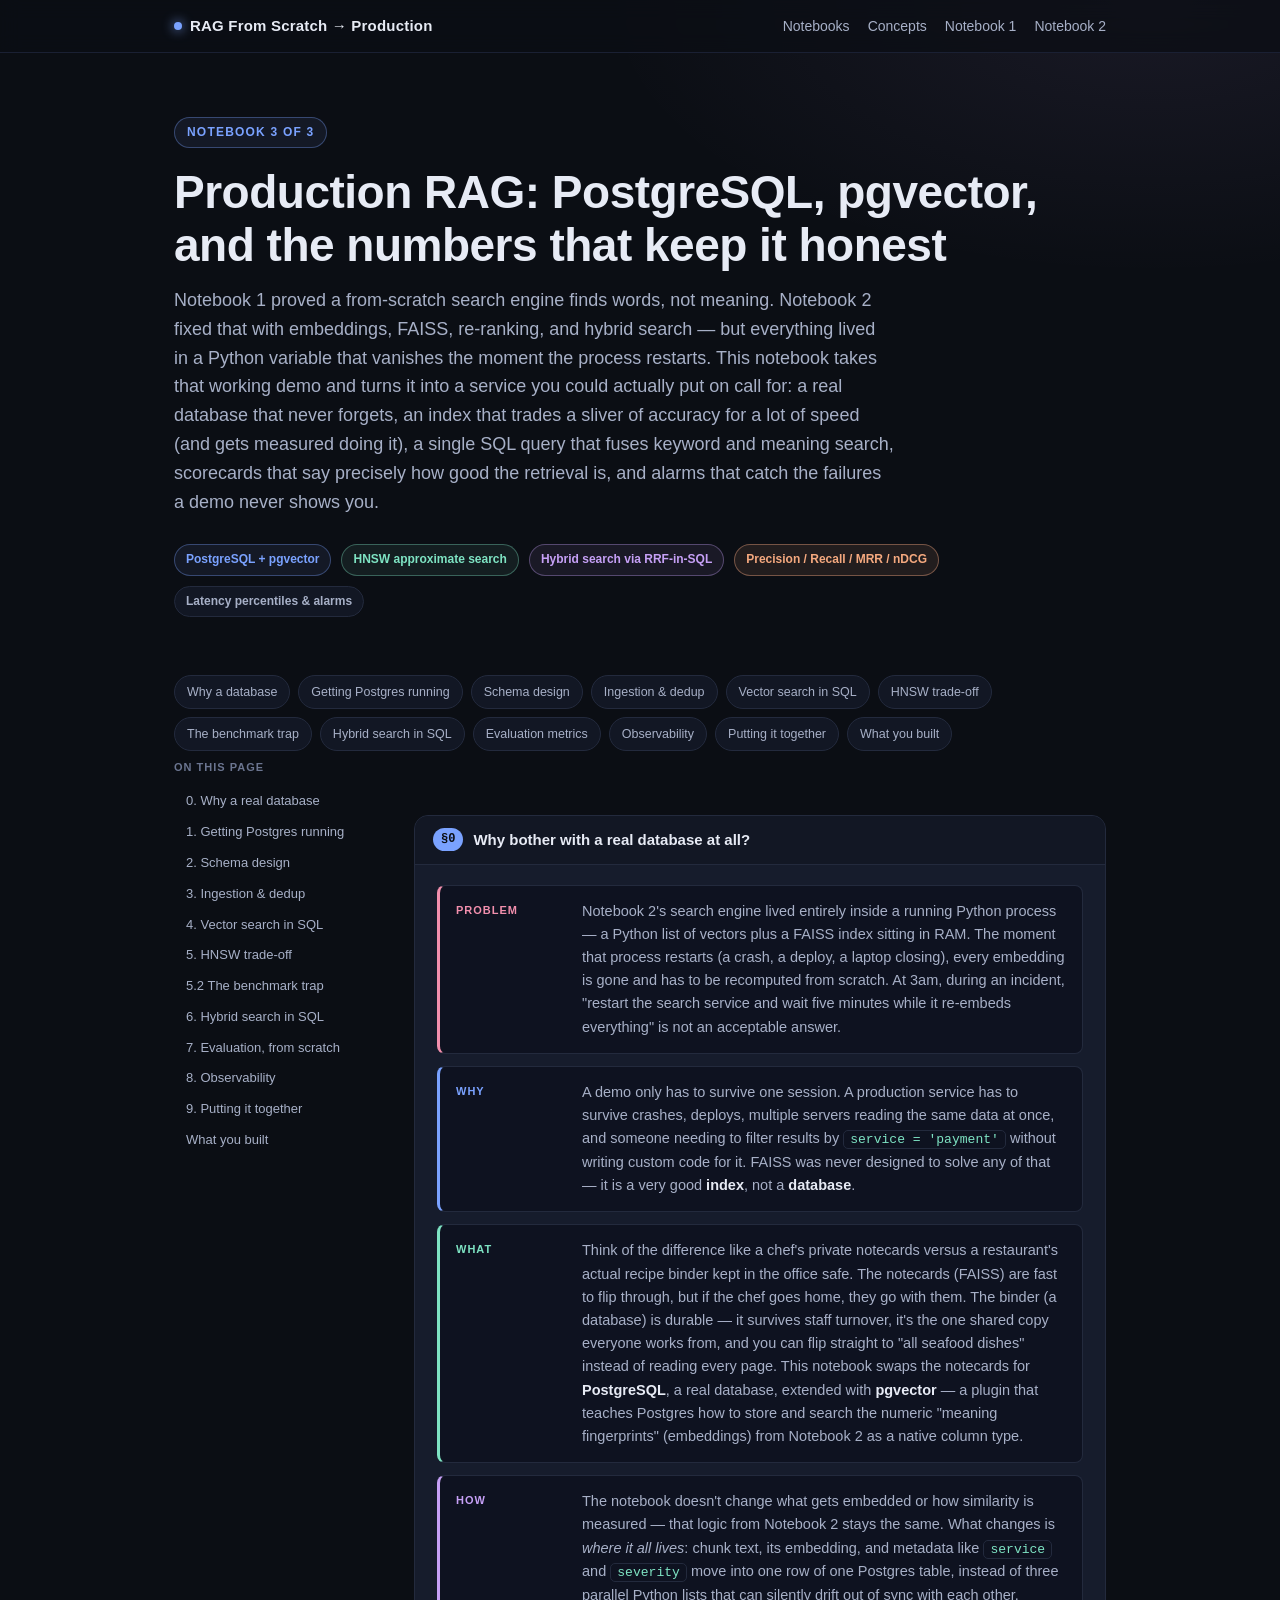
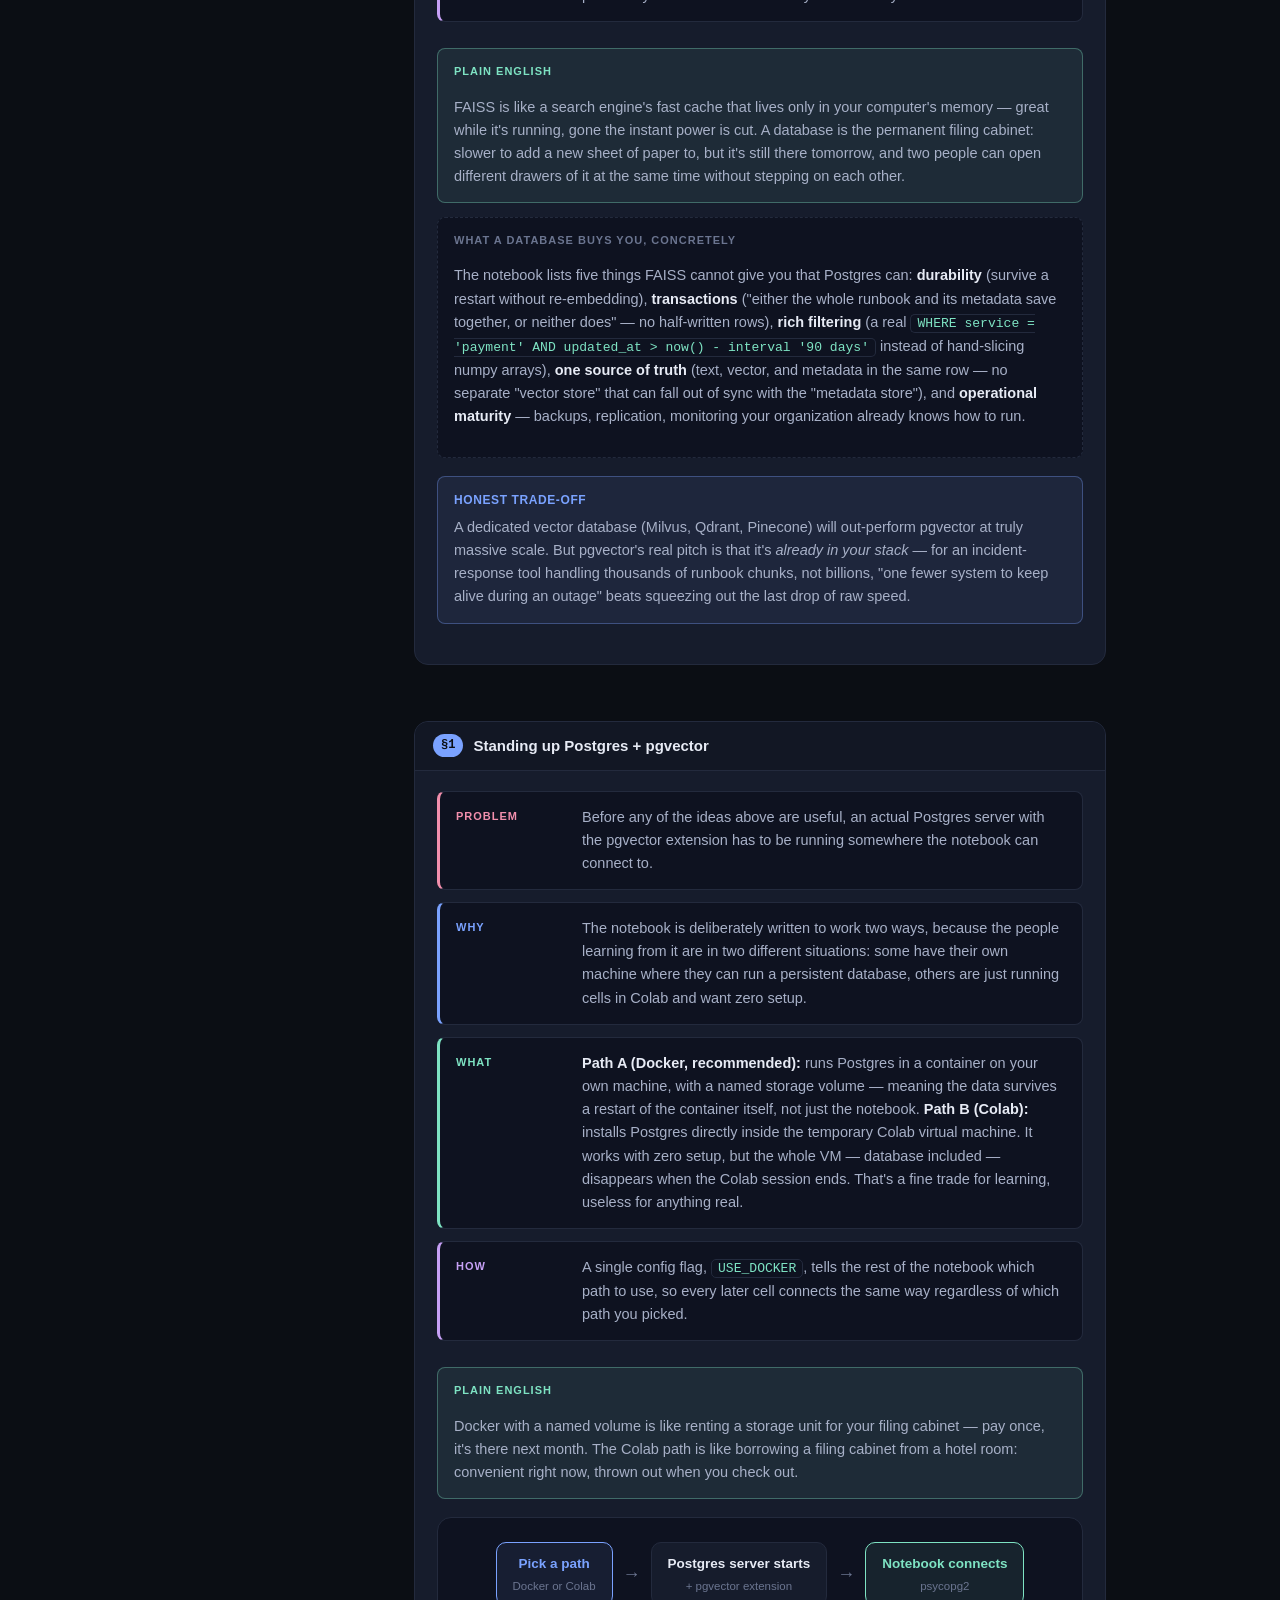
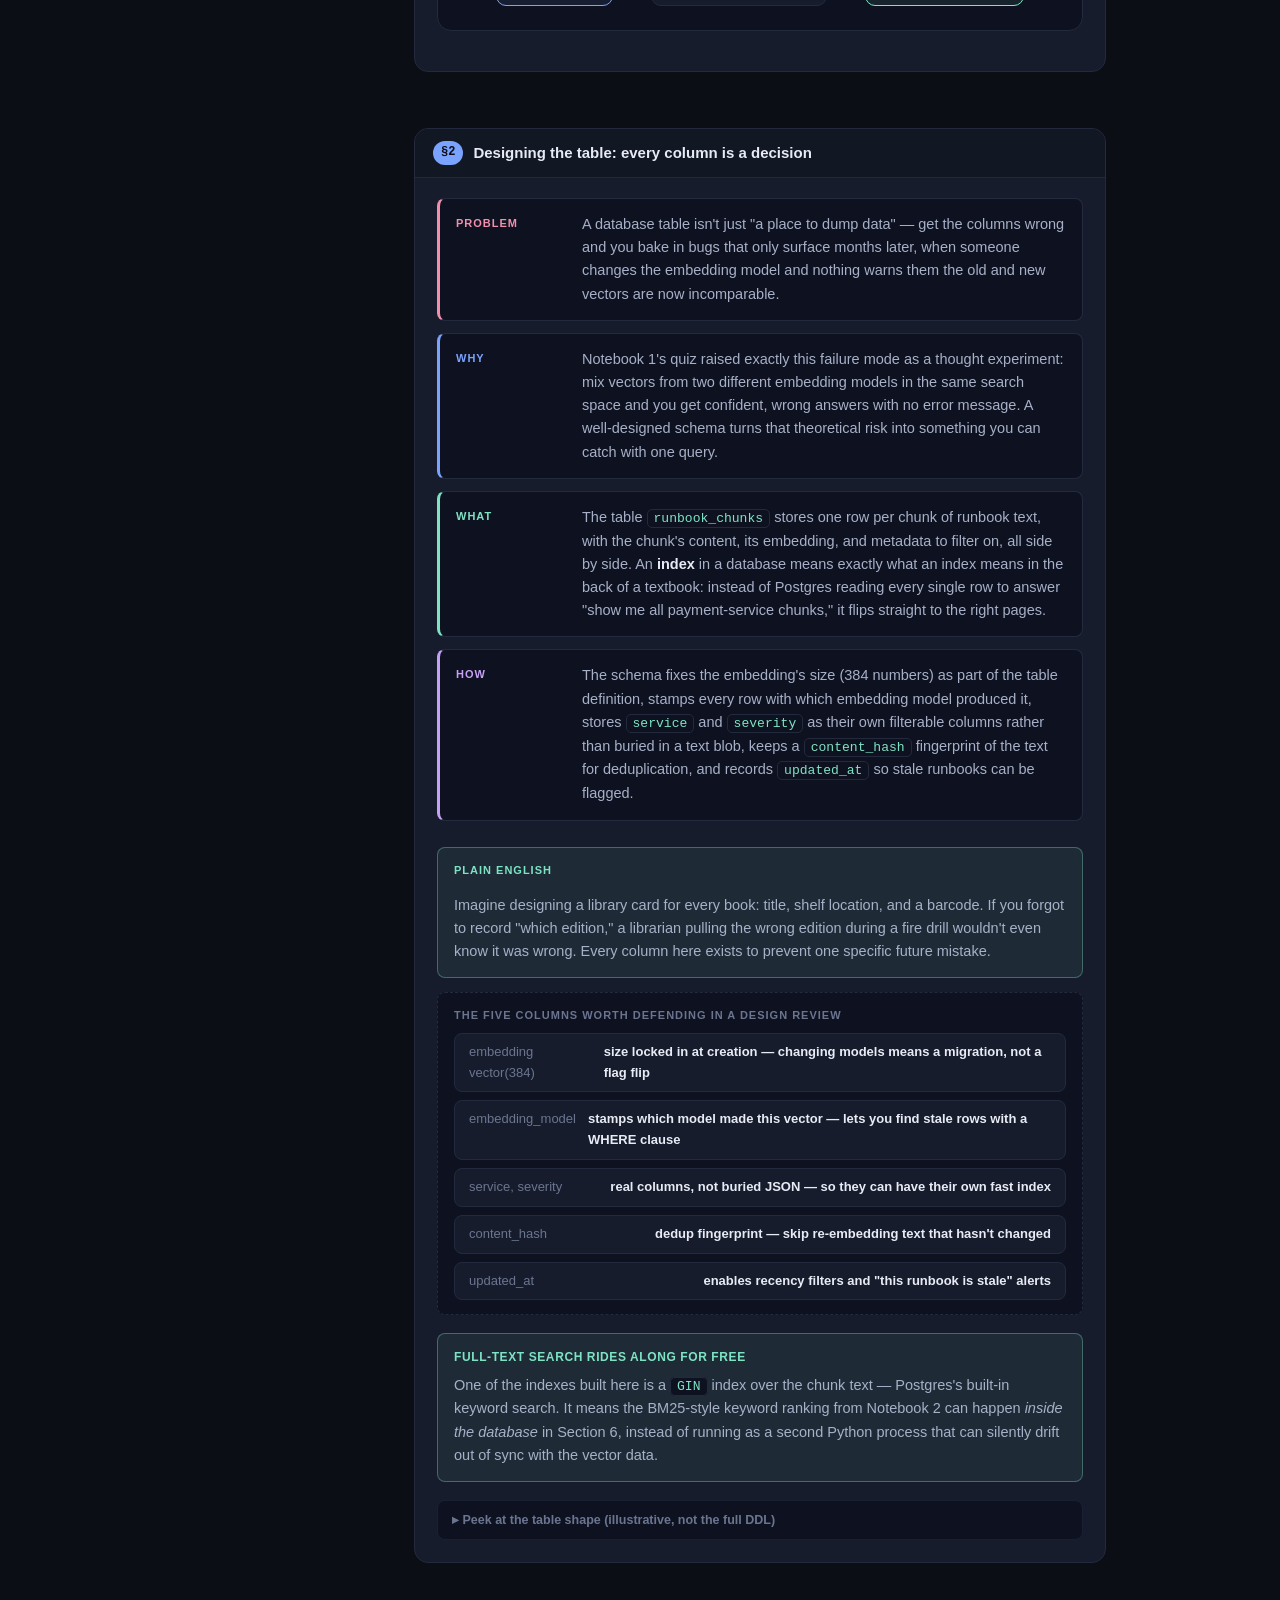
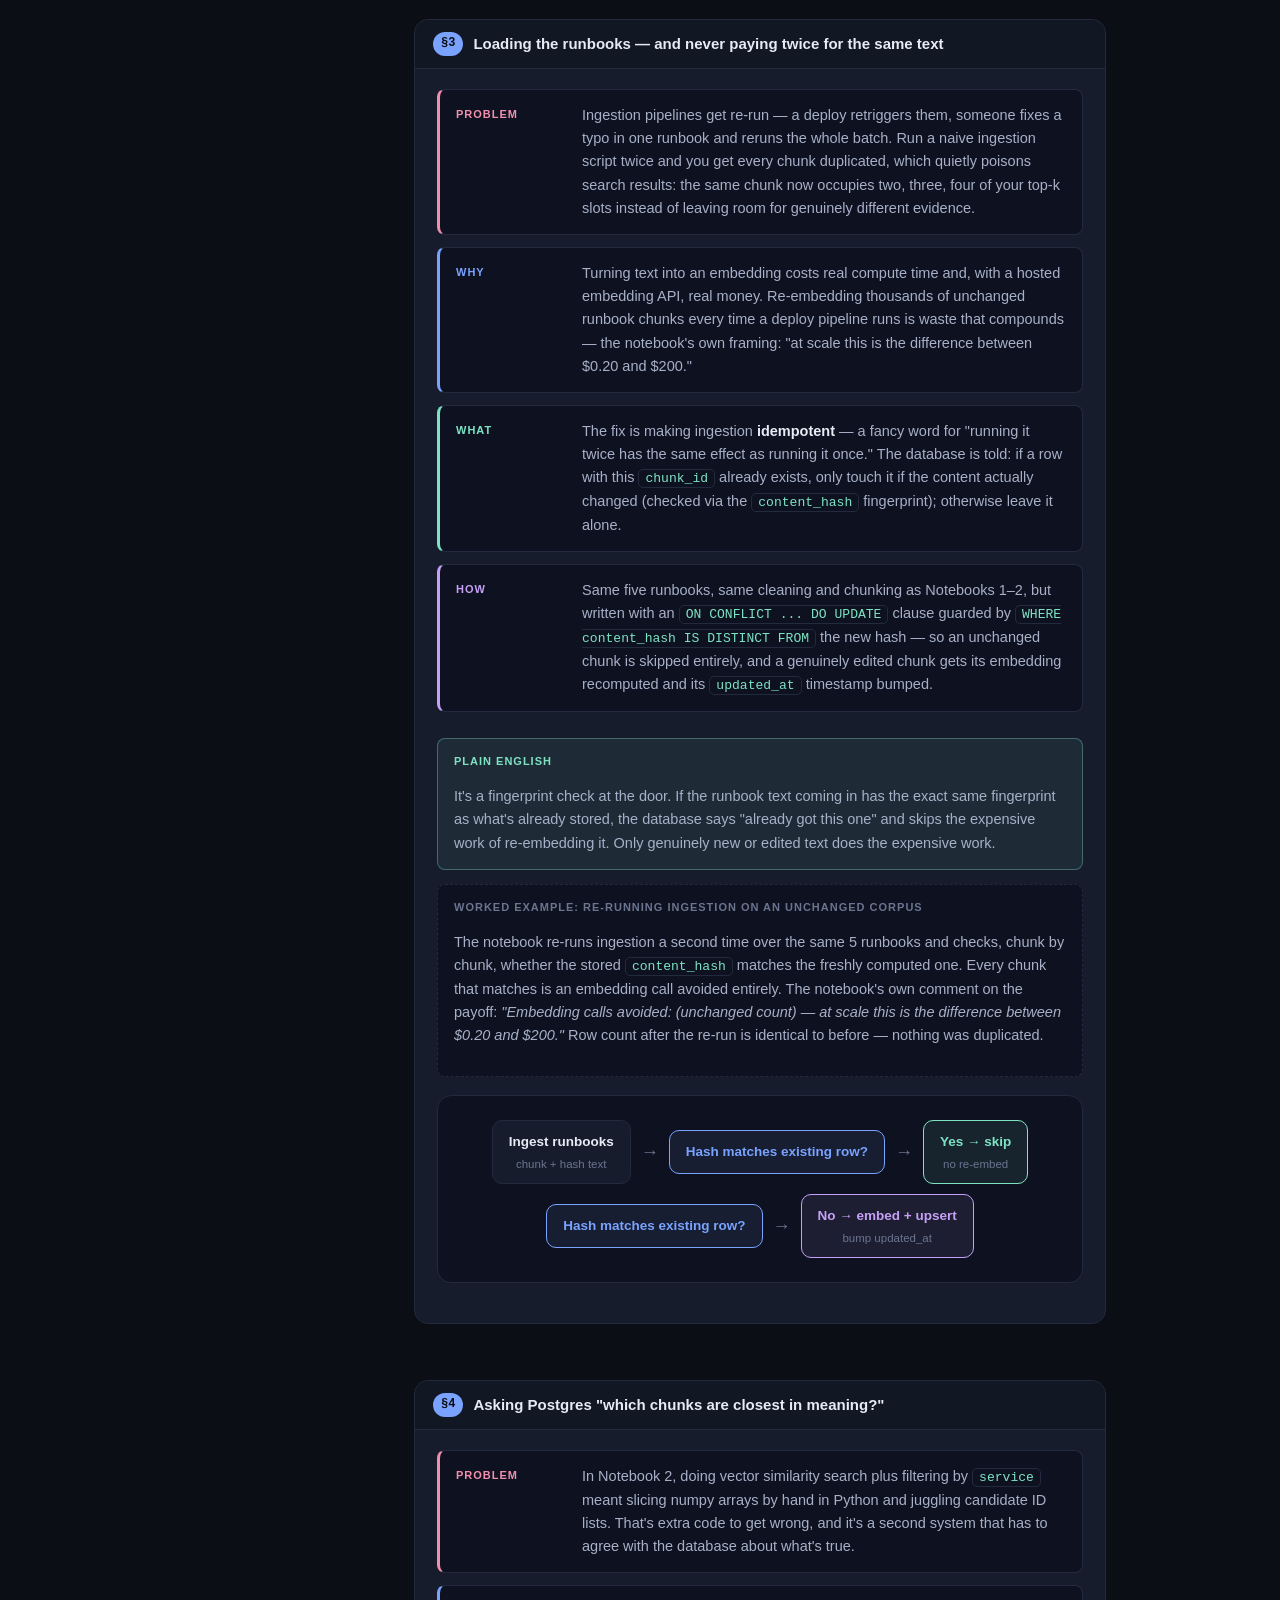
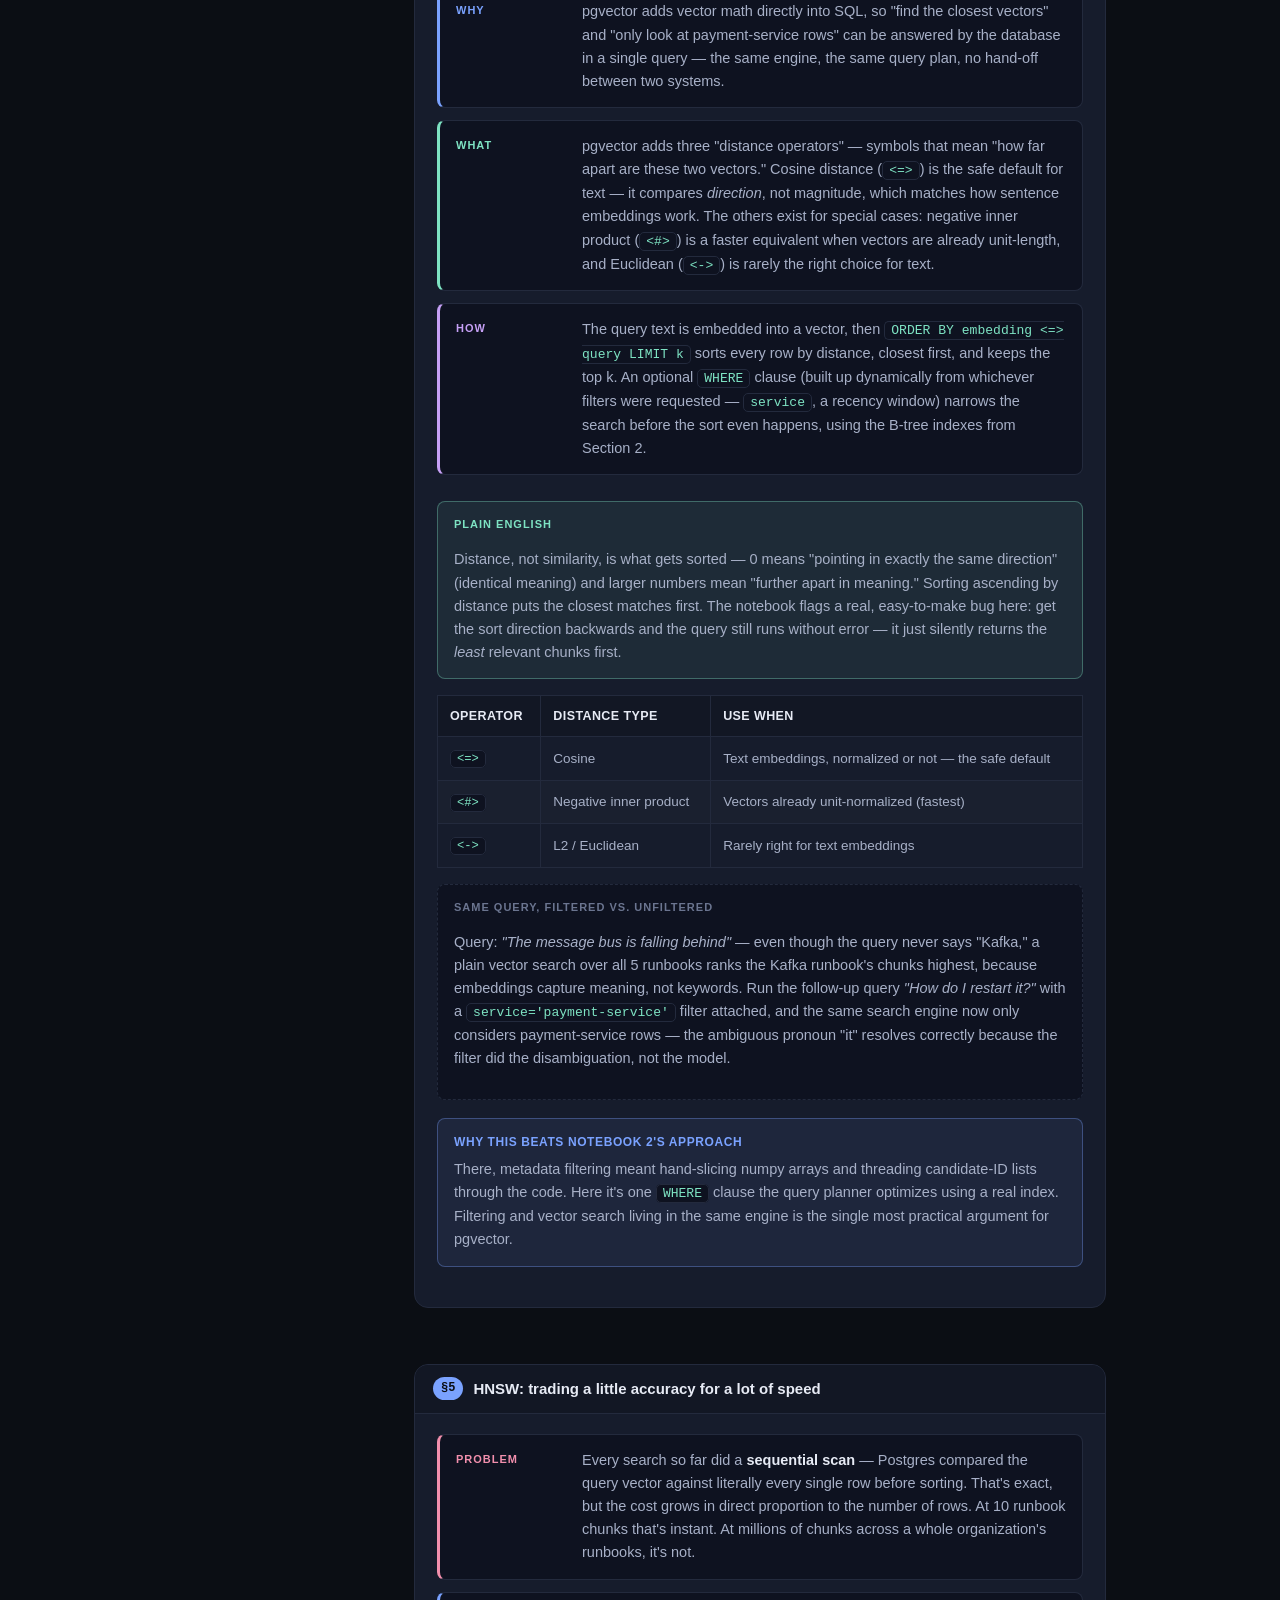
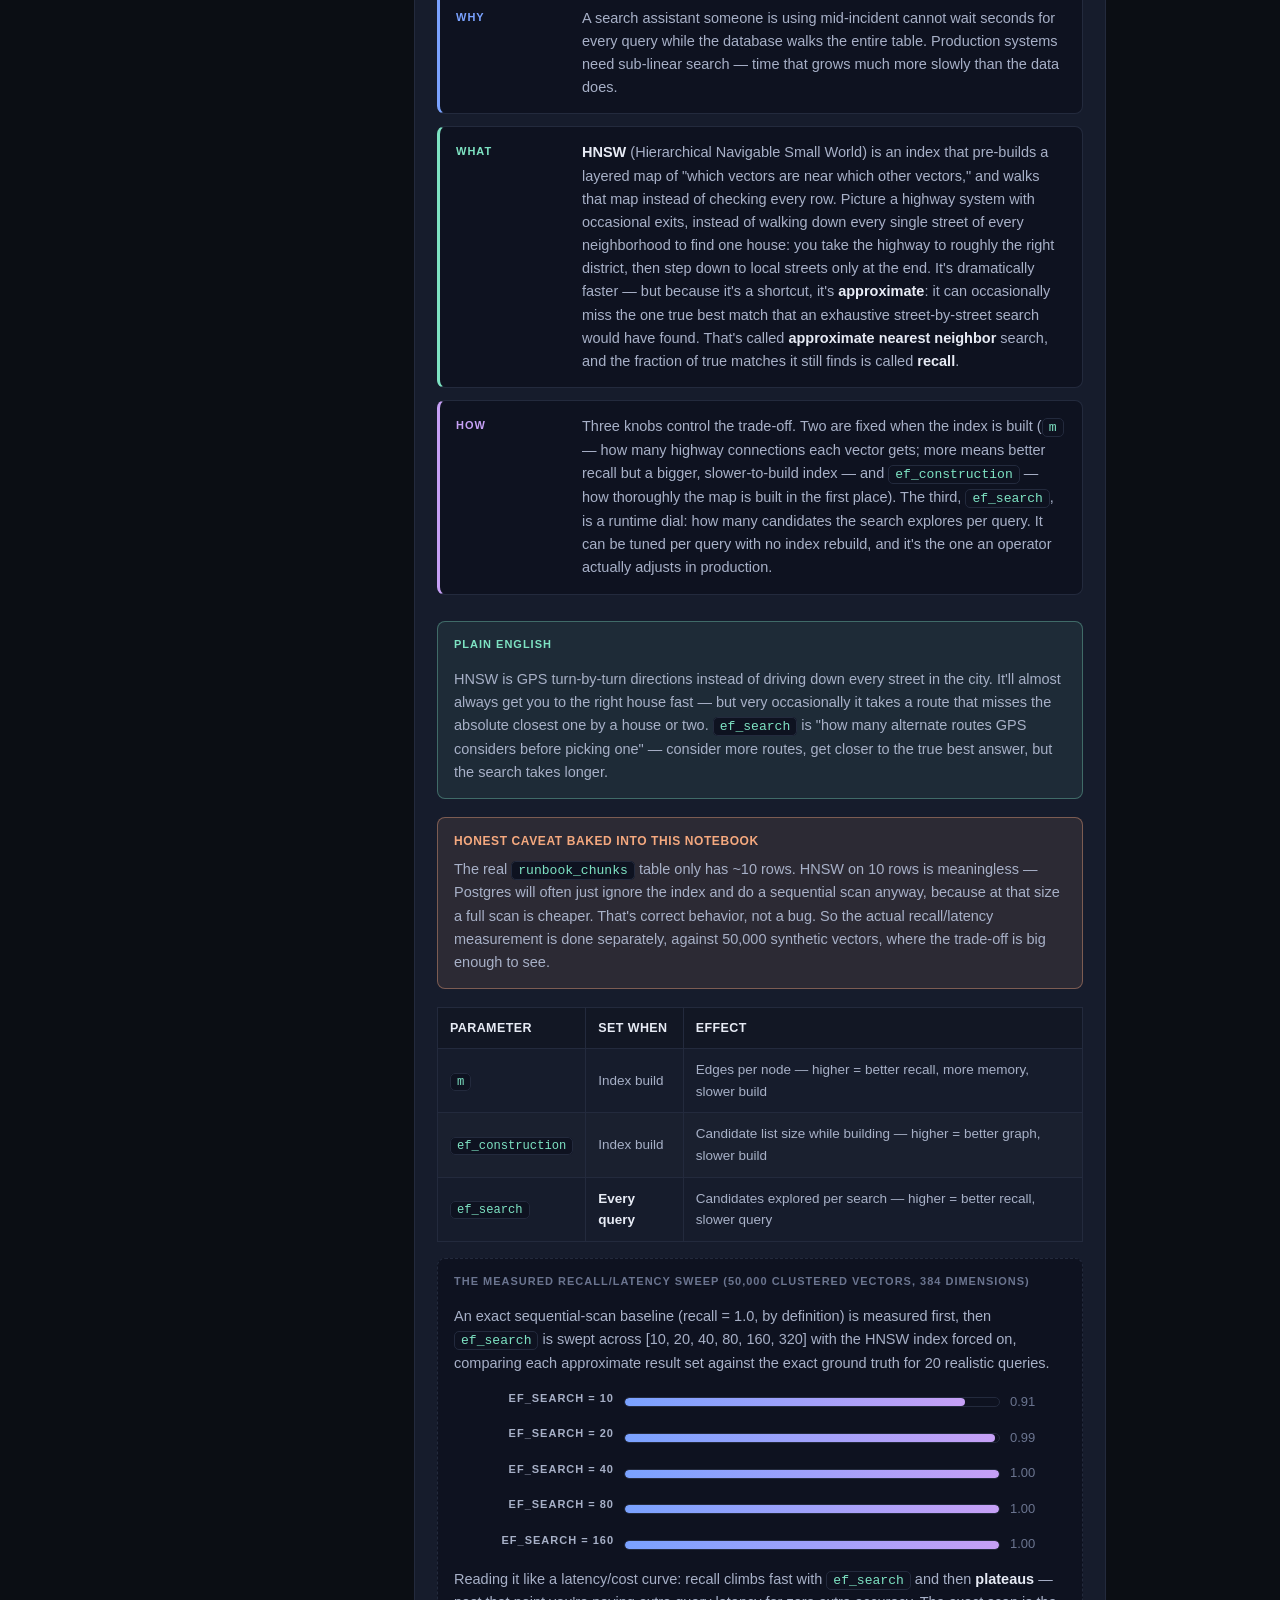
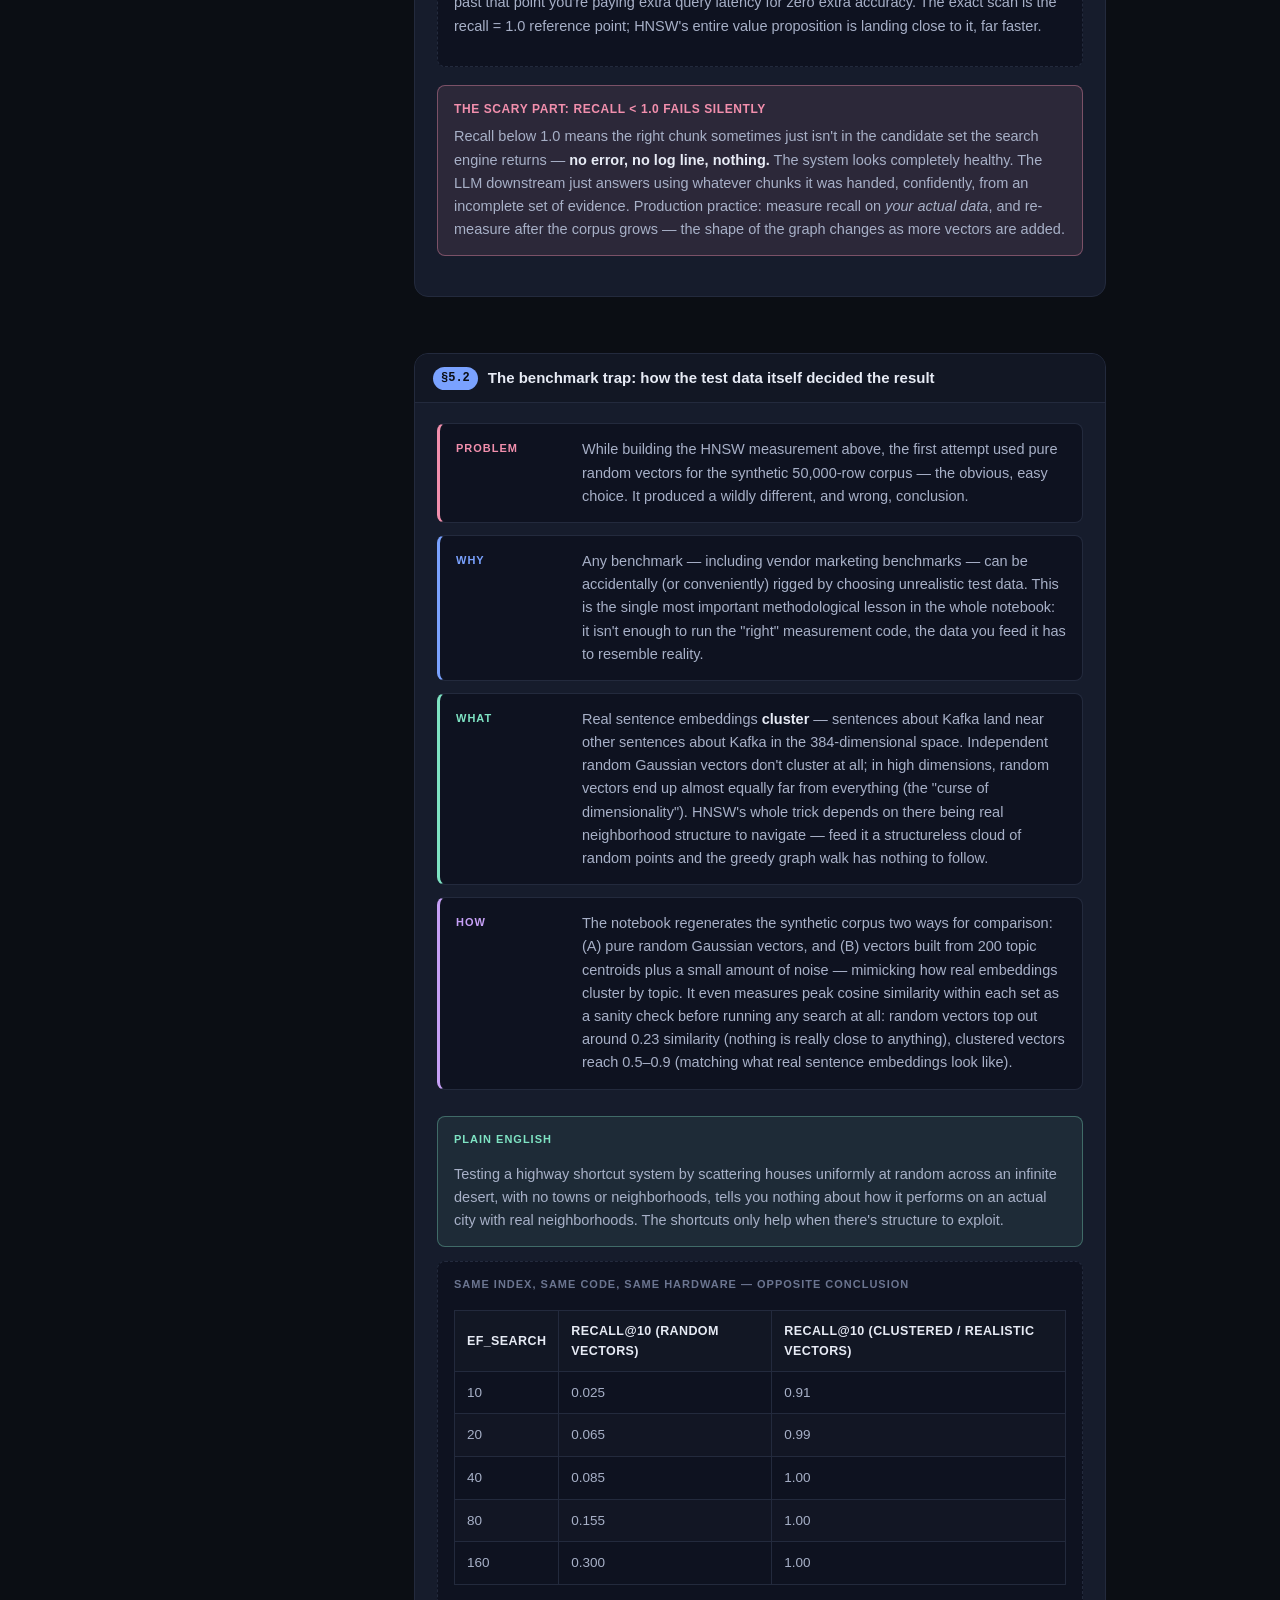
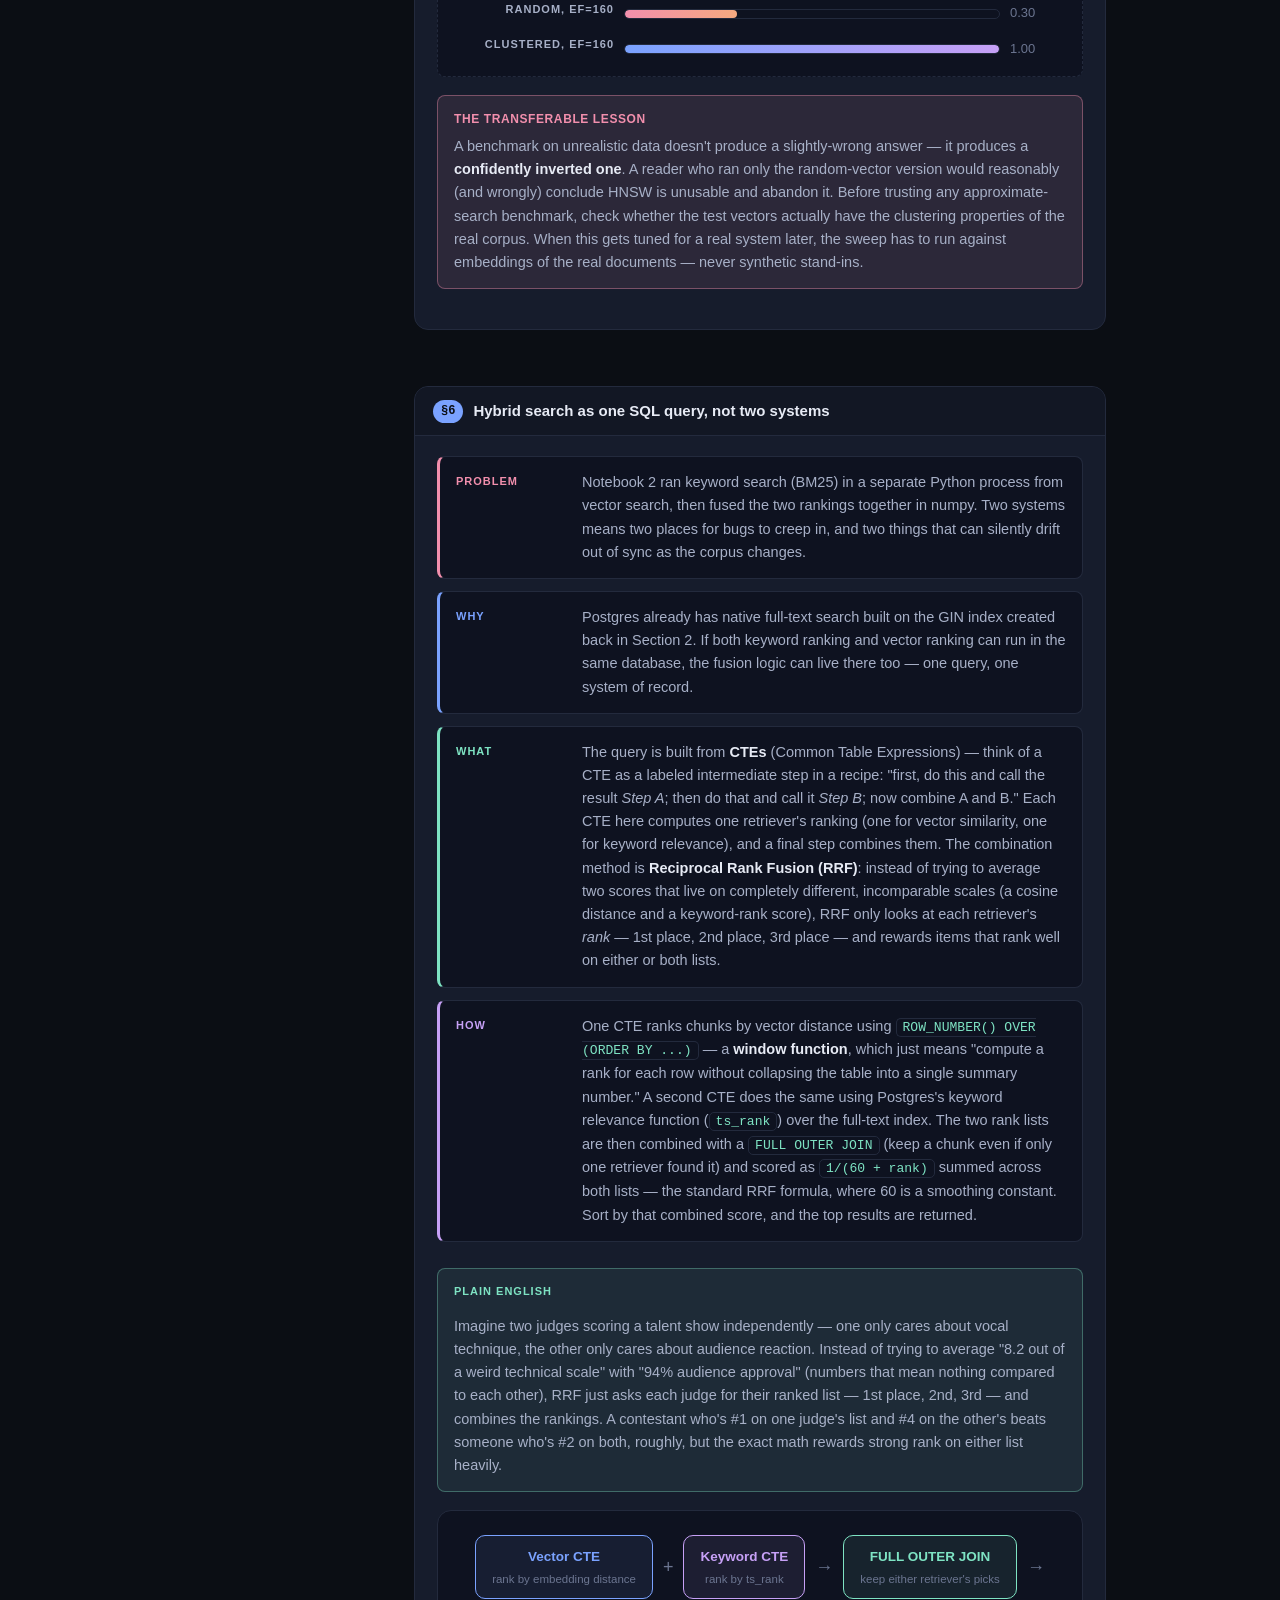
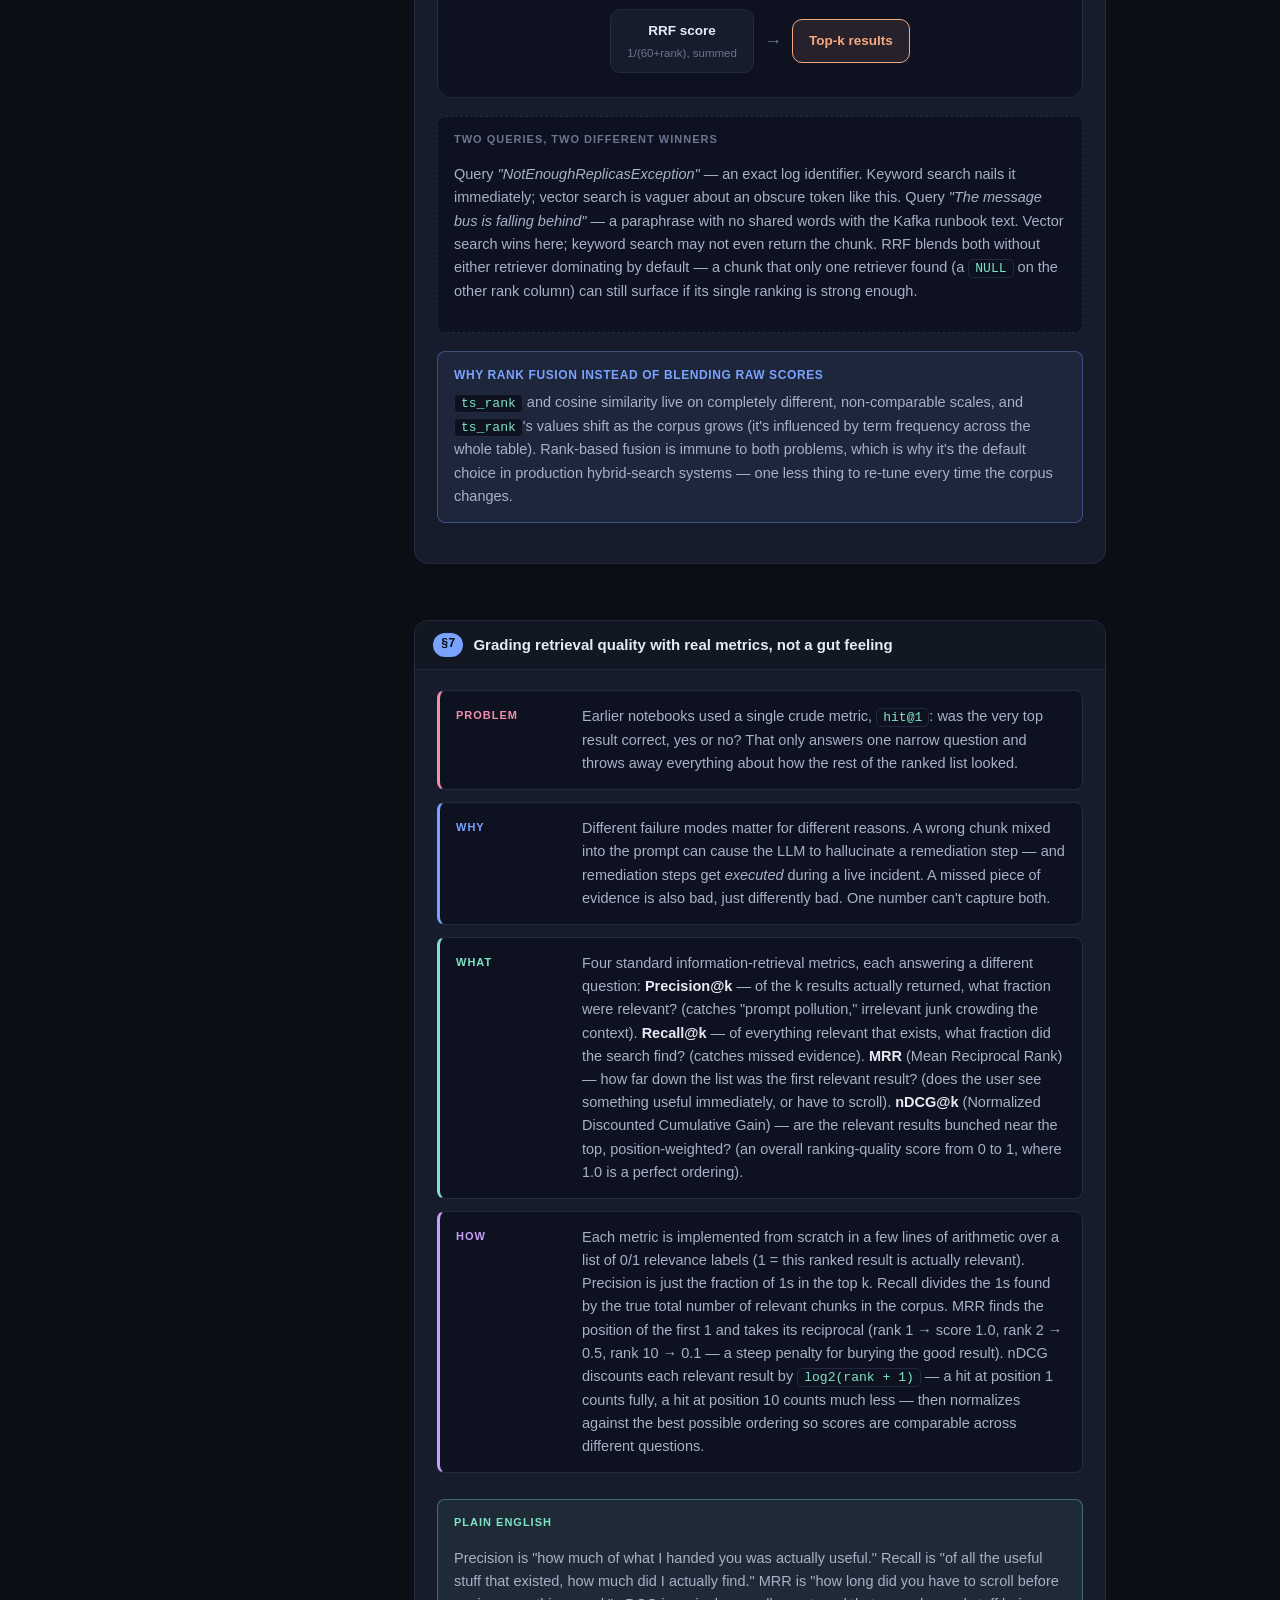
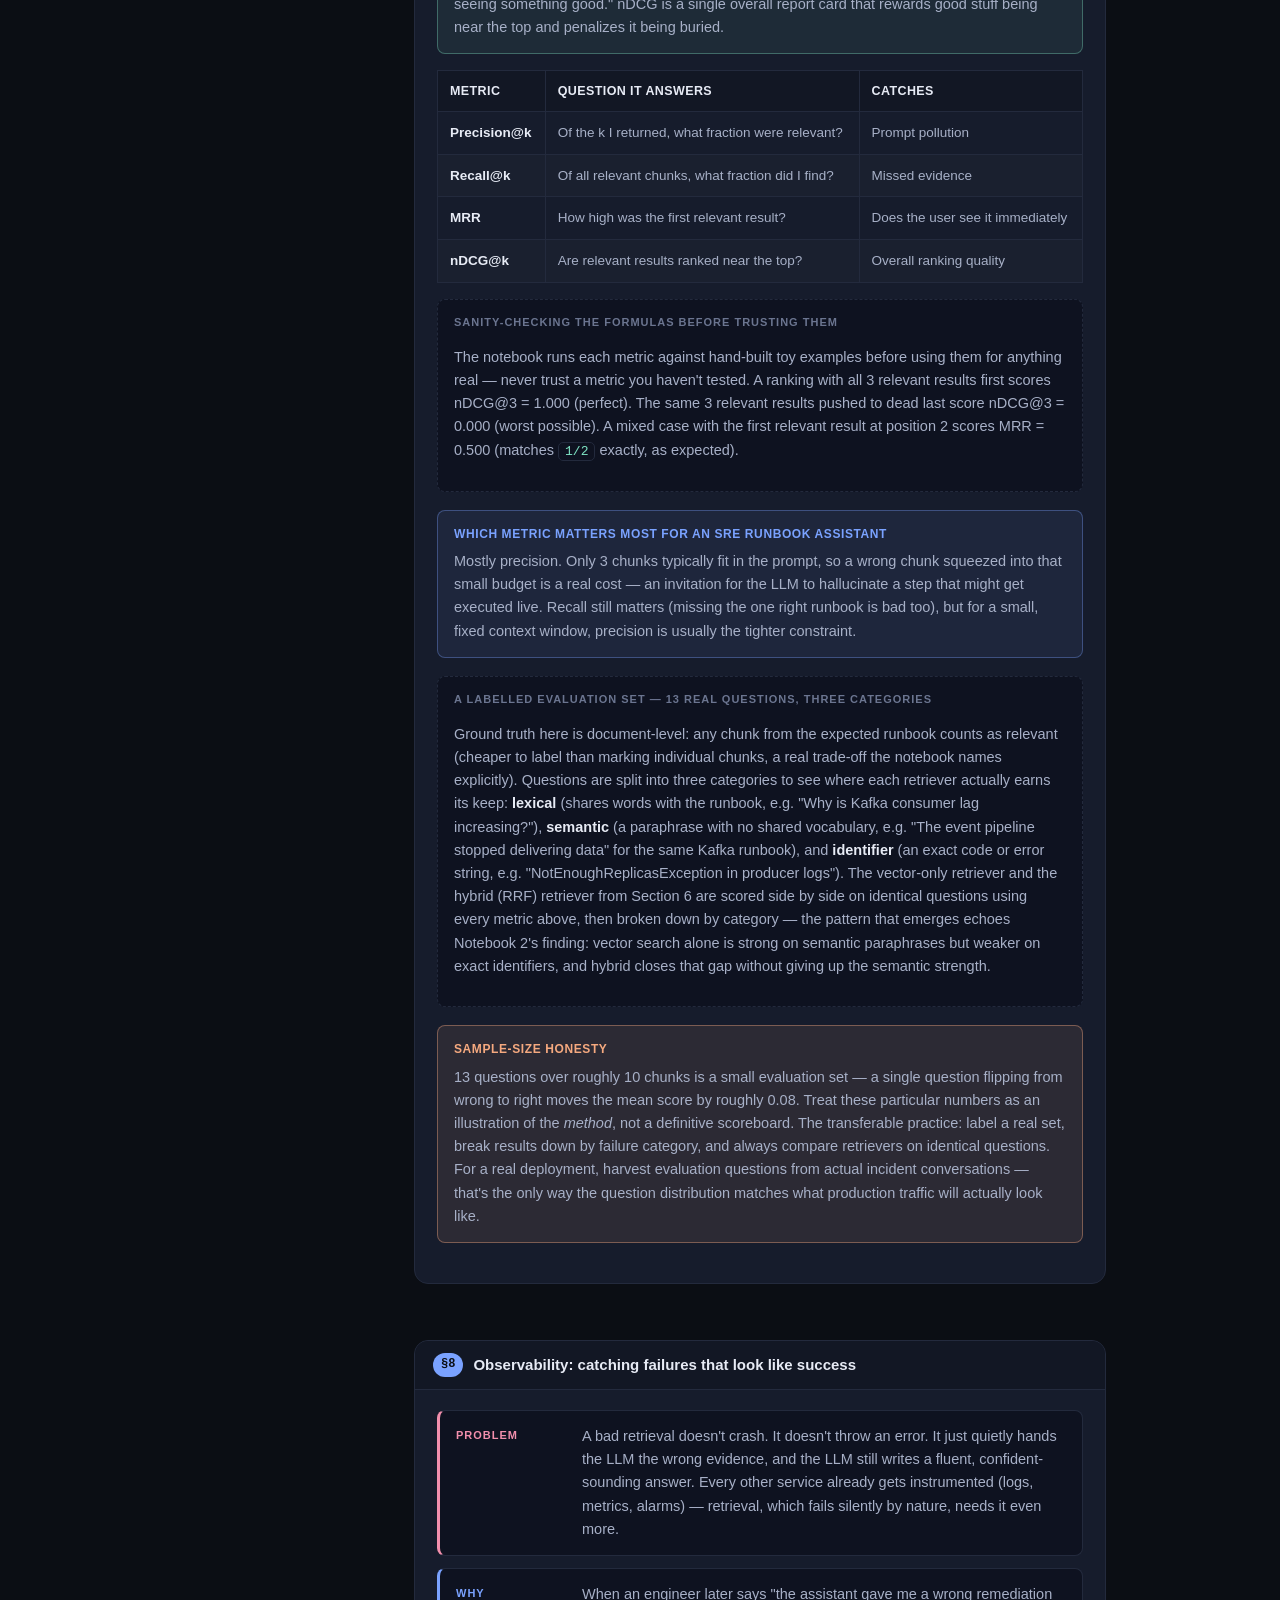
<file: docs/notebook3.html>
<!DOCTYPE html>
<html lang="en">
<head>
<meta charset="UTF-8">
<meta name="viewport" content="width=device-width, initial-scale=1.0">
<title>Notebook 3 — Production RAG (pgvector, HNSW, evaluation, observability)</title>
<link rel="stylesheet" href="assets/style.css">
</head>
<body>

<div class="topbar">
  <div class="topbar-inner">
    <a class="brand" href="index.html"><span class="dot"></span> RAG From Scratch → Production</a>
    <nav class="topnav">
      <a href="index.html#notebooks">Notebooks</a>
      <a href="index.html#concepts">Concepts</a>
      <a href="notebook1.html">Notebook 1</a>
      <a href="notebook2.html">Notebook 2</a>
    </nav>
  </div>
</div>

<div class="page">

  <section class="hero">
    <span class="eyebrow">NOTEBOOK 3 OF 3</span>
    <h1>Production RAG: PostgreSQL, pgvector, and the numbers that keep it honest</h1>
    <p class="lede">
      Notebook 1 proved a from-scratch search engine finds words, not meaning. Notebook 2 fixed that with
      embeddings, FAISS, re-ranking, and hybrid search — but everything lived in a Python variable that
      vanishes the moment the process restarts. This notebook takes that working demo and turns it into a
      service you could actually put on call for: a real database that never forgets, an index that trades
      a sliver of accuracy for a lot of speed (and gets measured doing it), a single SQL query that fuses
      keyword and meaning search, scorecards that say precisely how good the retrieval is, and alarms that
      catch the failures a demo never shows you.
    </p>
    <div class="hero-meta">
      <span class="pill accent">PostgreSQL + pgvector</span>
      <span class="pill teal">HNSW approximate search</span>
      <span class="pill purple">Hybrid search via RRF-in-SQL</span>
      <span class="pill orange">Precision / Recall / MRR / nDCG</span>
      <span class="pill">Latency percentiles &amp; alarms</span>
    </div>
  </section>

  <div class="section-nav-jump">
    <a href="#s0">Why a database</a>
    <a href="#s1">Getting Postgres running</a>
    <a href="#s2">Schema design</a>
    <a href="#s3">Ingestion &amp; dedup</a>
    <a href="#s4">Vector search in SQL</a>
    <a href="#s5">HNSW trade-off</a>
    <a href="#s5b">The benchmark trap</a>
    <a href="#s6">Hybrid search in SQL</a>
    <a href="#s7">Evaluation metrics</a>
    <a href="#s8">Observability</a>
    <a href="#s9">Putting it together</a>
    <a href="#recap">What you built</a>
  </div>

  <div class="layout-2col">
    <nav class="toc">
      <div class="toc-title">On this page</div>
      <a href="#s0">0. Why a real database</a>
      <a href="#s1">1. Getting Postgres running</a>
      <a href="#s2">2. Schema design</a>
      <a href="#s3">3. Ingestion &amp; dedup</a>
      <a href="#s4">4. Vector search in SQL</a>
      <a href="#s5">5. HNSW trade-off</a>
      <a href="#s5b">5.2 The benchmark trap</a>
      <a href="#s6">6. Hybrid search in SQL</a>
      <a href="#s7">7. Evaluation, from scratch</a>
      <a href="#s8">8. Observability</a>
      <a href="#s9">9. Putting it together</a>
      <a href="#recap">What you built</a>
    </nav>

    <main>

      <!-- ============ SECTION 0 ============ -->
      <section class="block" id="s0">
        <div class="cell">
          <div class="cell-head">
            <span class="cell-index">§0</span>
            <span class="cell-title">Why bother with a real database at all?</span>
          </div>
          <div class="cell-body">
            <div class="pwwh">
              <div class="row problem">
                <span class="tag">Problem</span>
                <span class="txt">Notebook 2's search engine lived entirely inside a running Python
                process — a Python list of vectors plus a FAISS index sitting in RAM. The moment that
                process restarts (a crash, a deploy, a laptop closing), every embedding is gone and has to
                be recomputed from scratch. At 3am, during an incident, "restart the search service and
                wait five minutes while it re-embeds everything" is not an acceptable answer.</span>
              </div>
              <div class="row why">
                <span class="tag">Why</span>
                <span class="txt">A demo only has to survive one session. A production service has to
                survive crashes, deploys, multiple servers reading the same data at once, and someone
                needing to filter results by <code>service = 'payment'</code> without writing custom code
                for it. FAISS was never designed to solve any of that — it is a very good <strong>index</strong>,
                not a <strong>database</strong>.</span>
              </div>
              <div class="row what">
                <span class="tag">What</span>
                <span class="txt">Think of the difference like a chef's private notecards versus a
                restaurant's actual recipe binder kept in the office safe. The notecards (FAISS) are fast
                to flip through, but if the chef goes home, they go with them. The binder (a database) is
                durable — it survives staff turnover, it's the one shared copy everyone works from, and
                you can flip straight to "all seafood dishes" instead of reading every page. This notebook
                swaps the notecards for <strong>PostgreSQL</strong>, a real database, extended with
                <strong>pgvector</strong> — a plugin that teaches Postgres how to store and search the
                numeric "meaning fingerprints" (embeddings) from Notebook 2 as a native column type.</span>
              </div>
              <div class="row how">
                <span class="tag">How</span>
                <span class="txt">The notebook doesn't change what gets embedded or how similarity is
                measured — that logic from Notebook 2 stays the same. What changes is <em>where it all
                lives</em>: chunk text, its embedding, and metadata like <code>service</code> and
                <code>severity</code> move into one row of one Postgres table, instead of three parallel
                Python lists that can silently drift out of sync with each other.</span>
              </div>
            </div>

            <div class="plain-english">
              <span class="label">Plain English</span>
              <p>FAISS is like a search engine's fast cache that lives only in your computer's memory —
              great while it's running, gone the instant power is cut. A database is the permanent
              filing cabinet: slower to add a new sheet of paper to, but it's still there tomorrow, and
              two people can open different drawers of it at the same time without stepping on each
              other.</p>
            </div>

            <div class="example-box">
              <span class="label">What a database buys you, concretely</span>
              <p>The notebook lists five things FAISS cannot give you that Postgres can: <strong>durability</strong>
              (survive a restart without re-embedding), <strong>transactions</strong> ("either the whole
              runbook and its metadata save together, or neither does" — no half-written rows),
              <strong>rich filtering</strong> (a real <code>WHERE service = 'payment' AND updated_at &gt;
              now() - interval '90 days'</code> instead of hand-slicing numpy arrays), <strong>one source
              of truth</strong> (text, vector, and metadata in the same row — no separate "vector store"
              that can fall out of sync with the "metadata store"), and <strong>operational maturity</strong>
              — backups, replication, monitoring your organization already knows how to run.</p>
            </div>

            <div class="callout tip">
              <span class="label">Honest trade-off</span>
              <p>A dedicated vector database (Milvus, Qdrant, Pinecone) will out-perform pgvector at truly
              massive scale. But pgvector's real pitch is that it's <em>already in your stack</em> —
              for an incident-response tool handling thousands of runbook chunks, not billions, "one
              fewer system to keep alive during an outage" beats squeezing out the last drop of raw speed.</p>
            </div>
          </div>
        </div>
      </section>

      <!-- ============ SECTION 1 ============ -->
      <section class="block" id="s1">
        <div class="cell">
          <div class="cell-head">
            <span class="cell-index">§1</span>
            <span class="cell-title">Standing up Postgres + pgvector</span>
          </div>
          <div class="cell-body">
            <div class="pwwh">
              <div class="row problem">
                <span class="tag">Problem</span>
                <span class="txt">Before any of the ideas above are useful, an actual Postgres server
                with the pgvector extension has to be running somewhere the notebook can connect to.</span>
              </div>
              <div class="row why">
                <span class="tag">Why</span>
                <span class="txt">The notebook is deliberately written to work two ways, because the
                people learning from it are in two different situations: some have their own machine
                where they can run a persistent database, others are just running cells in Colab and want
                zero setup.</span>
              </div>
              <div class="row what">
                <span class="tag">What</span>
                <span class="txt"><strong>Path A (Docker, recommended):</strong> runs Postgres in a
                container on your own machine, with a named storage volume — meaning the data survives
                a restart of the container itself, not just the notebook. <strong>Path B (Colab):</strong>
                installs Postgres directly inside the temporary Colab virtual machine. It works with zero
                setup, but the whole VM — database included — disappears when the Colab session ends.
                That's a fine trade for learning, useless for anything real.</span>
              </div>
              <div class="row how">
                <span class="tag">How</span>
                <span class="txt">A single config flag, <code>USE_DOCKER</code>, tells the rest of the
                notebook which path to use, so every later cell connects the same way regardless of which
                path you picked.</span>
              </div>
            </div>
            <div class="plain-english">
              <span class="label">Plain English</span>
              <p>Docker with a named volume is like renting a storage unit for your filing cabinet — pay
              once, it's there next month. The Colab path is like borrowing a filing cabinet from a hotel
              room: convenient right now, thrown out when you check out.</p>
            </div>
            <div class="diagram">
              <div class="flow">
                <div class="flow-step accent">Pick a path<span class="sub">Docker or Colab</span></div>
                <span class="flow-arrow">→</span>
                <div class="flow-step">Postgres server starts<span class="sub">+ pgvector extension</span></div>
                <span class="flow-arrow">→</span>
                <div class="flow-step teal">Notebook connects<span class="sub">psycopg2</span></div>
              </div>
            </div>
          </div>
        </div>
      </section>

      <!-- ============ SECTION 2 ============ -->
      <section class="block" id="s2">
        <div class="cell">
          <div class="cell-head">
            <span class="cell-index">§2</span>
            <span class="cell-title">Designing the table: every column is a decision</span>
          </div>
          <div class="cell-body">
            <div class="pwwh">
              <div class="row problem">
                <span class="tag">Problem</span>
                <span class="txt">A database table isn't just "a place to dump data" — get the columns
                wrong and you bake in bugs that only surface months later, when someone changes the
                embedding model and nothing warns them the old and new vectors are now incomparable.</span>
              </div>
              <div class="row why">
                <span class="tag">Why</span>
                <span class="txt">Notebook 1's quiz raised exactly this failure mode as a thought
                experiment: mix vectors from two different embedding models in the same search space and
                you get confident, wrong answers with no error message. A well-designed schema turns that
                theoretical risk into something you can catch with one query.</span>
              </div>
              <div class="row what">
                <span class="tag">What</span>
                <span class="txt">The table <code>runbook_chunks</code> stores one row per chunk of
                runbook text, with the chunk's content, its embedding, and metadata to filter on, all
                side by side. An <strong>index</strong> in a database means exactly what an index means in
                the back of a textbook: instead of Postgres reading every single row to answer
                "show me all payment-service chunks," it flips straight to the right pages.</span>
              </div>
              <div class="row how">
                <span class="tag">How</span>
                <span class="txt">The schema fixes the embedding's size (384 numbers) as part of the
                table definition, stamps every row with which embedding model produced it, stores
                <code>service</code> and <code>severity</code> as their own filterable columns rather than
                buried in a text blob, keeps a <code>content_hash</code> fingerprint of the text for
                deduplication, and records <code>updated_at</code> so stale runbooks can be flagged.</span>
              </div>
            </div>
            <div class="plain-english">
              <span class="label">Plain English</span>
              <p>Imagine designing a library card for every book: title, shelf location, and a barcode.
              If you forgot to record "which edition," a librarian pulling the wrong edition during a fire
              drill wouldn't even know it was wrong. Every column here exists to prevent one specific
              future mistake.</p>
            </div>
            <div class="example-box">
              <span class="label">The five columns worth defending in a design review</span>
              <div class="stack">
                <div class="stack-item"><span class="k">embedding vector(384)</span><span class="v">size locked in at creation — changing models means a migration, not a flag flip</span></div>
                <div class="stack-item"><span class="k">embedding_model</span><span class="v">stamps which model made this vector — lets you find stale rows with a WHERE clause</span></div>
                <div class="stack-item"><span class="k">service, severity</span><span class="v">real columns, not buried JSON — so they can have their own fast index</span></div>
                <div class="stack-item"><span class="k">content_hash</span><span class="v">dedup fingerprint — skip re-embedding text that hasn't changed</span></div>
                <div class="stack-item"><span class="k">updated_at</span><span class="v">enables recency filters and "this runbook is stale" alerts</span></div>
              </div>
            </div>
            <div class="callout win">
              <span class="label">Full-text search rides along for free</span>
              <p>One of the indexes built here is a <code>GIN</code> index over the chunk text — Postgres's
              built-in keyword search. It means the BM25-style keyword ranking from Notebook 2 can happen
              <em>inside the database</em> in Section 6, instead of running as a second Python process that
              can silently drift out of sync with the vector data.</p>
            </div>
            <details class="code-toggle">
              <summary>Peek at the table shape (illustrative, not the full DDL)</summary>
              <pre>runbook_chunks(
  chunk_id, content, content_hash,
  service, severity,
  embedding vector(384), embedding_model,
  updated_at
)</pre>
            </details>
          </div>
        </div>
      </section>

      <!-- ============ SECTION 3 ============ -->
      <section class="block" id="s3">
        <div class="cell">
          <div class="cell-head">
            <span class="cell-index">§3</span>
            <span class="cell-title">Loading the runbooks — and never paying twice for the same text</span>
          </div>
          <div class="cell-body">
            <div class="pwwh">
              <div class="row problem">
                <span class="tag">Problem</span>
                <span class="txt">Ingestion pipelines get re-run — a deploy retriggers them, someone
                fixes a typo in one runbook and reruns the whole batch. Run a naive ingestion script twice
                and you get every chunk duplicated, which quietly poisons search results: the same chunk
                now occupies two, three, four of your top-k slots instead of leaving room for genuinely
                different evidence.</span>
              </div>
              <div class="row why">
                <span class="tag">Why</span>
                <span class="txt">Turning text into an embedding costs real compute time and, with a
                hosted embedding API, real money. Re-embedding thousands of unchanged runbook chunks every
                time a deploy pipeline runs is waste that compounds — the notebook's own framing:
                "at scale this is the difference between $0.20 and $200."</span>
              </div>
              <div class="row what">
                <span class="tag">What</span>
                <span class="txt">The fix is making ingestion <strong>idempotent</strong> — a fancy word
                for "running it twice has the same effect as running it once." The database is told:
                if a row with this <code>chunk_id</code> already exists, only touch it if the content
                actually changed (checked via the <code>content_hash</code> fingerprint); otherwise leave
                it alone.</span>
              </div>
              <div class="row how">
                <span class="tag">How</span>
                <span class="txt">Same five runbooks, same cleaning and chunking as Notebooks 1–2, but
                written with an <code>ON CONFLICT ... DO UPDATE</code> clause guarded by
                <code>WHERE content_hash IS DISTINCT FROM</code> the new hash — so an unchanged chunk is
                skipped entirely, and a genuinely edited chunk gets its embedding recomputed and its
                <code>updated_at</code> timestamp bumped.</span>
              </div>
            </div>
            <div class="plain-english">
              <span class="label">Plain English</span>
              <p>It's a fingerprint check at the door. If the runbook text coming in has the exact same
              fingerprint as what's already stored, the database says "already got this one" and skips the
              expensive work of re-embedding it. Only genuinely new or edited text does the expensive work.</p>
            </div>
            <div class="example-box">
              <span class="label">Worked example: re-running ingestion on an unchanged corpus</span>
              <p>The notebook re-runs ingestion a second time over the same 5 runbooks and checks, chunk by
              chunk, whether the stored <code>content_hash</code> matches the freshly computed one. Every
              chunk that matches is an embedding call avoided entirely. The notebook's own comment on the
              payoff: <em>"Embedding calls avoided: (unchanged count) — at scale this is the difference
              between $0.20 and $200."</em> Row count after the re-run is identical to before — nothing
              was duplicated.</p>
            </div>
            <div class="diagram">
              <div class="flow">
                <div class="flow-step">Ingest runbooks<span class="sub">chunk + hash text</span></div>
                <span class="flow-arrow">→</span>
                <div class="flow-step accent">Hash matches existing row?</div>
                <span class="flow-arrow">→</span>
                <div class="flow-step teal">Yes → skip<span class="sub">no re-embed</span></div>
              </div>
              <div class="flow" style="margin-top:10px;">
                <div class="flow-step accent">Hash matches existing row?</div>
                <span class="flow-arrow">→</span>
                <div class="flow-step purple">No → embed + upsert<span class="sub">bump updated_at</span></div>
              </div>
            </div>
          </div>
        </div>
      </section>

      <!-- ============ SECTION 4 ============ -->
      <section class="block" id="s4">
        <div class="cell">
          <div class="cell-head">
            <span class="cell-index">§4</span>
            <span class="cell-title">Asking Postgres "which chunks are closest in meaning?"</span>
          </div>
          <div class="cell-body">
            <div class="pwwh">
              <div class="row problem">
                <span class="tag">Problem</span>
                <span class="txt">In Notebook 2, doing vector similarity search plus filtering by
                <code>service</code> meant slicing numpy arrays by hand in Python and juggling candidate
                ID lists. That's extra code to get wrong, and it's a second system that has to agree with
                the database about what's true.</span>
              </div>
              <div class="row why">
                <span class="tag">Why</span>
                <span class="txt">pgvector adds vector math directly into SQL, so "find the closest
                vectors" and "only look at payment-service rows" can be answered by the database in a
                single query — the same engine, the same query plan, no hand-off between two systems.</span>
              </div>
              <div class="row what">
                <span class="tag">What</span>
                <span class="txt">pgvector adds three "distance operators" — symbols that mean "how far
                apart are these two vectors." Cosine distance (<code>&lt;=&gt;</code>) is the safe default
                for text — it compares <em>direction</em>, not magnitude, which matches how sentence
                embeddings work. The others exist for special cases: negative inner product
                (<code>&lt;#&gt;</code>) is a faster equivalent when vectors are already unit-length, and
                Euclidean (<code>&lt;-&gt;</code>) is rarely the right choice for text.</span>
              </div>
              <div class="row how">
                <span class="tag">How</span>
                <span class="txt">The query text is embedded into a vector, then
                <code>ORDER BY embedding &lt;=&gt; query LIMIT k</code> sorts every row by distance, closest
                first, and keeps the top k. An optional <code>WHERE</code> clause (built up dynamically
                from whichever filters were requested — <code>service</code>, a recency window) narrows
                the search before the sort even happens, using the B-tree indexes from Section 2.</span>
              </div>
            </div>
            <div class="plain-english">
              <span class="label">Plain English</span>
              <p>Distance, not similarity, is what gets sorted — 0 means "pointing in exactly the same
              direction" (identical meaning) and larger numbers mean "further apart in meaning." Sorting
              ascending by distance puts the closest matches first. The notebook flags a real, easy-to-make
              bug here: get the sort direction backwards and the query still runs without error — it just
              silently returns the <em>least</em> relevant chunks first.</p>
            </div>
            <table class="cmp">
              <thead><tr><th>Operator</th><th>Distance type</th><th>Use when</th></tr></thead>
              <tbody>
                <tr><td><code>&lt;=&gt;</code></td><td>Cosine</td><td>Text embeddings, normalized or not — the safe default</td></tr>
                <tr><td><code>&lt;#&gt;</code></td><td>Negative inner product</td><td>Vectors already unit-normalized (fastest)</td></tr>
                <tr><td><code>&lt;-&gt;</code></td><td>L2 / Euclidean</td><td>Rarely right for text embeddings</td></tr>
              </tbody>
            </table>
            <div class="example-box">
              <span class="label">Same query, filtered vs. unfiltered</span>
              <p>Query: <em>"The message bus is falling behind"</em> — even though the query never says
              "Kafka," a plain vector search over all 5 runbooks ranks the Kafka runbook's chunks highest,
              because embeddings capture meaning, not keywords. Run the follow-up query <em>"How do I
              restart it?"</em> with a <code>service='payment-service'</code> filter attached, and the same
              search engine now only considers payment-service rows — the ambiguous pronoun "it" resolves
              correctly because the filter did the disambiguation, not the model.</p>
            </div>
            <div class="callout tip">
              <span class="label">Why this beats Notebook 2's approach</span>
              <p>There, metadata filtering meant hand-slicing numpy arrays and threading candidate-ID lists
              through the code. Here it's one <code>WHERE</code> clause the query planner optimizes using a
              real index. Filtering and vector search living in the same engine is the single most
              practical argument for pgvector.</p>
            </div>
          </div>
        </div>
      </section>

      <!-- ============ SECTION 5 ============ -->
      <section class="block" id="s5">
        <div class="cell">
          <div class="cell-head">
            <span class="cell-index">§5</span>
            <span class="cell-title">HNSW: trading a little accuracy for a lot of speed</span>
          </div>
          <div class="cell-body">
            <div class="pwwh">
              <div class="row problem">
                <span class="tag">Problem</span>
                <span class="txt">Every search so far did a <strong>sequential scan</strong> — Postgres
                compared the query vector against literally every single row before sorting. That's exact,
                but the cost grows in direct proportion to the number of rows. At 10 runbook chunks that's
                instant. At millions of chunks across a whole organization's runbooks, it's not.</span>
              </div>
              <div class="row why">
                <span class="tag">Why</span>
                <span class="txt">A search assistant someone is using mid-incident cannot wait seconds
                for every query while the database walks the entire table. Production systems need
                sub-linear search — time that grows much more slowly than the data does.</span>
              </div>
              <div class="row what">
                <span class="tag">What</span>
                <span class="txt"><strong>HNSW</strong> (Hierarchical Navigable Small World) is an index
                that pre-builds a layered map of "which vectors are near which other vectors," and walks
                that map instead of checking every row. Picture a highway system with occasional exits,
                instead of walking down every single street of every neighborhood to find one house: you
                take the highway to roughly the right district, then step down to local streets only at
                the end. It's dramatically faster — but because it's a shortcut, it's
                <strong>approximate</strong>: it can occasionally miss the one true best match that an
                exhaustive street-by-street search would have found. That's called <strong>approximate
                nearest neighbor</strong> search, and the fraction of true matches it still finds is
                called <strong>recall</strong>.</span>
              </div>
              <div class="row how">
                <span class="tag">How</span>
                <span class="txt">Three knobs control the trade-off. Two are fixed when the index is
                built (<code>m</code> — how many highway connections each vector gets; more means better
                recall but a bigger, slower-to-build index — and <code>ef_construction</code> — how
                thoroughly the map is built in the first place). The third, <code>ef_search</code>, is a
                runtime dial: how many candidates the search explores per query. It can be tuned per query
                with no index rebuild, and it's the one an operator actually adjusts in production.</span>
              </div>
            </div>
            <div class="plain-english">
              <span class="label">Plain English</span>
              <p>HNSW is GPS turn-by-turn directions instead of driving down every street in the city.
              It'll almost always get you to the right house fast — but very occasionally it takes a route
              that misses the absolute closest one by a house or two. <code>ef_search</code> is "how many
              alternate routes GPS considers before picking one" — consider more routes, get closer to the
              true best answer, but the search takes longer.</p>
            </div>
            <div class="callout warn">
              <span class="label">Honest caveat baked into this notebook</span>
              <p>The real <code>runbook_chunks</code> table only has ~10 rows. HNSW on 10 rows is
              meaningless — Postgres will often just ignore the index and do a sequential scan anyway,
              because at that size a full scan is cheaper. That's correct behavior, not a bug. So the
              actual recall/latency measurement is done separately, against 50,000 synthetic vectors,
              where the trade-off is big enough to see.</p>
            </div>
            <table class="cmp">
              <thead><tr><th>Parameter</th><th>Set when</th><th>Effect</th></tr></thead>
              <tbody>
                <tr><td><code>m</code></td><td>Index build</td><td>Edges per node — higher = better recall, more memory, slower build</td></tr>
                <tr><td><code>ef_construction</code></td><td>Index build</td><td>Candidate list size while building — higher = better graph, slower build</td></tr>
                <tr><td><code>ef_search</code></td><td><strong>Every query</strong></td><td>Candidates explored per search — higher = better recall, slower query</td></tr>
              </tbody>
            </table>
            <div class="example-box">
              <span class="label">The measured recall/latency sweep (50,000 clustered vectors, 384 dimensions)</span>
              <p>An exact sequential-scan baseline (recall = 1.0, by definition) is measured first, then
              <code>ef_search</code> is swept across [10, 20, 40, 80, 160, 320] with the HNSW index forced
              on, comparing each approximate result set against the exact ground truth for 20 realistic
              queries.</p>
              <div class="bars">
                <div class="bar-row"><span class="label">ef_search = 10</span><div class="track"><div class="fill" style="width:91%"></div></div><span class="val">0.91</span></div>
                <div class="bar-row"><span class="label">ef_search = 20</span><div class="track"><div class="fill" style="width:99%"></div></div><span class="val">0.99</span></div>
                <div class="bar-row"><span class="label">ef_search = 40</span><div class="track"><div class="fill" style="width:100%"></div></div><span class="val">1.00</span></div>
                <div class="bar-row"><span class="label">ef_search = 80</span><div class="track"><div class="fill" style="width:100%"></div></div><span class="val">1.00</span></div>
                <div class="bar-row"><span class="label">ef_search = 160</span><div class="track"><div class="fill" style="width:100%"></div></div><span class="val">1.00</span></div>
              </div>
              <p style="margin-top:10px;">Reading it like a latency/cost curve: recall climbs fast with
              <code>ef_search</code> and then <strong>plateaus</strong> — past that point you're paying
              extra query latency for zero extra accuracy. The exact scan is the recall = 1.0 reference
              point; HNSW's entire value proposition is landing close to it, far faster.</p>
            </div>
            <div class="callout danger">
              <span class="label">The scary part: recall &lt; 1.0 fails silently</span>
              <p>Recall below 1.0 means the right chunk sometimes just isn't in the candidate set the
              search engine returns — <strong>no error, no log line, nothing.</strong> The system looks
              completely healthy. The LLM downstream just answers using whatever chunks it was handed,
              confidently, from an incomplete set of evidence. Production practice: measure recall on
              <em>your actual data</em>, and re-measure after the corpus grows — the shape of the graph
              changes as more vectors are added.</p>
            </div>
          </div>
        </div>
      </section>

      <!-- ============ SECTION 5.2 ============ -->
      <section class="block" id="s5b">
        <div class="cell">
          <div class="cell-head">
            <span class="cell-index">§5.2</span>
            <span class="cell-title">The benchmark trap: how the test data itself decided the result</span>
          </div>
          <div class="cell-body">
            <div class="pwwh">
              <div class="row problem">
                <span class="tag">Problem</span>
                <span class="txt">While building the HNSW measurement above, the first attempt used pure
                random vectors for the synthetic 50,000-row corpus — the obvious, easy choice. It produced
                a wildly different, and wrong, conclusion.</span>
              </div>
              <div class="row why">
                <span class="tag">Why</span>
                <span class="txt">Any benchmark — including vendor marketing benchmarks — can be
                accidentally (or conveniently) rigged by choosing unrealistic test data. This is the
                single most important methodological lesson in the whole notebook: it isn't enough to run
                the "right" measurement code, the data you feed it has to resemble reality.</span>
              </div>
              <div class="row what">
                <span class="tag">What</span>
                <span class="txt">Real sentence embeddings <strong>cluster</strong> — sentences about
                Kafka land near other sentences about Kafka in the 384-dimensional space. Independent
                random Gaussian vectors don't cluster at all; in high dimensions, random vectors end up
                almost equally far from everything (the "curse of dimensionality"). HNSW's whole trick
                depends on there being real neighborhood structure to navigate — feed it a structureless
                cloud of random points and the greedy graph walk has nothing to follow.</span>
              </div>
              <div class="row how">
                <span class="tag">How</span>
                <span class="txt">The notebook regenerates the synthetic corpus two ways for comparison:
                (A) pure random Gaussian vectors, and (B) vectors built from 200 topic centroids plus a
                small amount of noise — mimicking how real embeddings cluster by topic. It even measures
                peak cosine similarity within each set as a sanity check before running any search at all:
                random vectors top out around 0.23 similarity (nothing is really close to anything),
                clustered vectors reach 0.5–0.9 (matching what real sentence embeddings look like).</span>
              </div>
            </div>
            <div class="plain-english">
              <span class="label">Plain English</span>
              <p>Testing a highway shortcut system by scattering houses uniformly at random across an
              infinite desert, with no towns or neighborhoods, tells you nothing about how it performs on
              an actual city with real neighborhoods. The shortcuts only help when there's structure to
              exploit.</p>
            </div>
            <div class="example-box">
              <span class="label">Same index, same code, same hardware — opposite conclusion</span>
              <table class="cmp">
                <thead><tr><th>ef_search</th><th>recall@10 (random vectors)</th><th>recall@10 (clustered / realistic vectors)</th></tr></thead>
                <tbody>
                  <tr><td>10</td><td>0.025</td><td>0.91</td></tr>
                  <tr><td>20</td><td>0.065</td><td>0.99</td></tr>
                  <tr><td>40</td><td>0.085</td><td>1.00</td></tr>
                  <tr><td>80</td><td>0.155</td><td>1.00</td></tr>
                  <tr><td>160</td><td>0.300</td><td>1.00</td></tr>
                </tbody>
              </table>
              <div class="bars">
                <div class="bar-row"><span class="label">random, ef=160</span><div class="track"><div class="fill" style="width:30%;background:linear-gradient(90deg,var(--accent-4),var(--accent-3));"></div></div><span class="val">0.30</span></div>
                <div class="bar-row"><span class="label">clustered, ef=160</span><div class="track"><div class="fill" style="width:100%"></div></div><span class="val">1.00</span></div>
              </div>
            </div>
            <div class="callout danger">
              <span class="label">The transferable lesson</span>
              <p>A benchmark on unrealistic data doesn't produce a slightly-wrong answer — it produces a
              <strong>confidently inverted one</strong>. A reader who ran only the random-vector version
              would reasonably (and wrongly) conclude HNSW is unusable and abandon it. Before trusting any
              approximate-search benchmark, check whether the test vectors actually have the clustering
              properties of the real corpus. When this gets tuned for a real system later, the sweep has to
              run against embeddings of the real documents — never synthetic stand-ins.</p>
            </div>
          </div>
        </div>
      </section>

      <!-- ============ SECTION 6 ============ -->
      <section class="block" id="s6">
        <div class="cell">
          <div class="cell-head">
            <span class="cell-index">§6</span>
            <span class="cell-title">Hybrid search as one SQL query, not two systems</span>
          </div>
          <div class="cell-body">
            <div class="pwwh">
              <div class="row problem">
                <span class="tag">Problem</span>
                <span class="txt">Notebook 2 ran keyword search (BM25) in a separate Python process from
                vector search, then fused the two rankings together in numpy. Two systems means two places
                for bugs to creep in, and two things that can silently drift out of sync as the corpus
                changes.</span>
              </div>
              <div class="row why">
                <span class="tag">Why</span>
                <span class="txt">Postgres already has native full-text search built on the GIN index
                created back in Section 2. If both keyword ranking and vector ranking can run in the same
                database, the fusion logic can live there too — one query, one system of record.</span>
              </div>
              <div class="row what">
                <span class="tag">What</span>
                <span class="txt">The query is built from <strong>CTEs</strong> (Common Table
                Expressions) — think of a CTE as a labeled intermediate step in a recipe: "first, do this
                and call the result <em>Step A</em>; then do that and call it <em>Step B</em>; now combine
                A and B." Each CTE here computes one retriever's ranking (one for vector similarity, one
                for keyword relevance), and a final step combines them. The combination method is
                <strong>Reciprocal Rank Fusion (RRF)</strong>: instead of trying to average two scores that
                live on completely different, incomparable scales (a cosine distance and a keyword-rank
                score), RRF only looks at each retriever's <em>rank</em> — 1st place, 2nd place, 3rd place —
                and rewards items that rank well on either or both lists.</span>
              </div>
              <div class="row how">
                <span class="tag">How</span>
                <span class="txt">One CTE ranks chunks by vector distance using
                <code>ROW_NUMBER() OVER (ORDER BY ...)</code> — a <strong>window function</strong>, which
                just means "compute a rank for each row without collapsing the table into a single summary
                number." A second CTE does the same using Postgres's keyword relevance function
                (<code>ts_rank</code>) over the full-text index. The two rank lists are then combined with
                a <code>FULL OUTER JOIN</code> (keep a chunk even if only one retriever found it) and
                scored as <code>1/(60 + rank)</code> summed across both lists — the standard RRF formula,
                where 60 is a smoothing constant. Sort by that combined score, and the top results are
                returned.</span>
              </div>
            </div>
            <div class="plain-english">
              <span class="label">Plain English</span>
              <p>Imagine two judges scoring a talent show independently — one only cares about vocal
              technique, the other only cares about audience reaction. Instead of trying to average
              "8.2 out of a weird technical scale" with "94% audience approval" (numbers that mean nothing
              compared to each other), RRF just asks each judge for their ranked list — 1st place, 2nd,
              3rd — and combines the rankings. A contestant who's #1 on one judge's list and #4 on the
              other's beats someone who's #2 on both, roughly, but the exact math rewards strong rank
              on either list heavily.</p>
            </div>
            <div class="diagram">
              <div class="flow">
                <div class="flow-step accent">Vector CTE<span class="sub">rank by embedding distance</span></div>
                <span class="flow-arrow">+</span>
                <div class="flow-step purple">Keyword CTE<span class="sub">rank by ts_rank</span></div>
                <span class="flow-arrow">→</span>
                <div class="flow-step teal">FULL OUTER JOIN<span class="sub">keep either retriever's picks</span></div>
                <span class="flow-arrow">→</span>
                <div class="flow-step">RRF score<span class="sub">1/(60+rank), summed</span></div>
                <span class="flow-arrow">→</span>
                <div class="flow-step orange">Top-k results</div>
              </div>
            </div>
            <div class="example-box">
              <span class="label">Two queries, two different winners</span>
              <p>Query <em>"NotEnoughReplicasException"</em> — an exact log identifier. Keyword search
              nails it immediately; vector search is vaguer about an obscure token like this. Query
              <em>"The message bus is falling behind"</em> — a paraphrase with no shared words with the
              Kafka runbook text. Vector search wins here; keyword search may not even return the chunk.
              RRF blends both without either retriever dominating by default — a chunk that only one
              retriever found (a <code>NULL</code> on the other rank column) can still surface if its
              single ranking is strong enough.</p>
            </div>
            <div class="callout tip">
              <span class="label">Why rank fusion instead of blending raw scores</span>
              <p><code>ts_rank</code> and cosine similarity live on completely different, non-comparable
              scales, and <code>ts_rank</code>'s values shift as the corpus grows (it's influenced by term
              frequency across the whole table). Rank-based fusion is immune to both problems, which is
              why it's the default choice in production hybrid-search systems — one less thing to
              re-tune every time the corpus changes.</p>
            </div>
          </div>
        </div>
      </section>

      <!-- ============ SECTION 7 ============ -->
      <section class="block" id="s7">
        <div class="cell">
          <div class="cell-head">
            <span class="cell-index">§7</span>
            <span class="cell-title">Grading retrieval quality with real metrics, not a gut feeling</span>
          </div>
          <div class="cell-body">
            <div class="pwwh">
              <div class="row problem">
                <span class="tag">Problem</span>
                <span class="txt">Earlier notebooks used a single crude metric, <code>hit@1</code>: was
                the very top result correct, yes or no? That only answers one narrow question and throws
                away everything about how the rest of the ranked list looked.</span>
              </div>
              <div class="row why">
                <span class="tag">Why</span>
                <span class="txt">Different failure modes matter for different reasons. A wrong chunk
                mixed into the prompt can cause the LLM to hallucinate a remediation step — and
                remediation steps get <em>executed</em> during a live incident. A missed piece of evidence
                is also bad, just differently bad. One number can't capture both.</span>
              </div>
              <div class="row what">
                <span class="tag">What</span>
                <span class="txt">Four standard information-retrieval metrics, each answering a different
                question: <strong>Precision@k</strong> — of the k results actually returned, what fraction
                were relevant? (catches "prompt pollution," irrelevant junk crowding the context).
                <strong>Recall@k</strong> — of everything relevant that exists, what fraction did the
                search find? (catches missed evidence). <strong>MRR</strong> (Mean Reciprocal Rank) — how
                far down the list was the first relevant result? (does the user see something useful
                immediately, or have to scroll). <strong>nDCG@k</strong> (Normalized Discounted Cumulative
                Gain) — are the relevant results bunched near the top, position-weighted? (an overall
                ranking-quality score from 0 to 1, where 1.0 is a perfect ordering).</span>
              </div>
              <div class="row how">
                <span class="tag">How</span>
                <span class="txt">Each metric is implemented from scratch in a few lines of arithmetic
                over a list of 0/1 relevance labels (1 = this ranked result is actually relevant).
                Precision is just the fraction of 1s in the top k. Recall divides the 1s found by the true
                total number of relevant chunks in the corpus. MRR finds the position of the first 1 and
                takes its reciprocal (rank 1 → score 1.0, rank 2 → 0.5, rank 10 → 0.1 — a steep penalty for
                burying the good result). nDCG discounts each relevant result by
                <code>log2(rank + 1)</code> — a hit at position 1 counts fully, a hit at position 10 counts
                much less — then normalizes against the best possible ordering so scores are comparable
                across different questions.</span>
              </div>
            </div>
            <div class="plain-english">
              <span class="label">Plain English</span>
              <p>Precision is "how much of what I handed you was actually useful." Recall is "of all the
              useful stuff that existed, how much did I actually find." MRR is "how long did you have to
              scroll before seeing something good." nDCG is a single overall report card that rewards good
              stuff being near the top and penalizes it being buried.</p>
            </div>
            <table class="cmp">
              <thead><tr><th>Metric</th><th>Question it answers</th><th>Catches</th></tr></thead>
              <tbody>
                <tr><td><strong>Precision@k</strong></td><td>Of the k I returned, what fraction were relevant?</td><td>Prompt pollution</td></tr>
                <tr><td><strong>Recall@k</strong></td><td>Of all relevant chunks, what fraction did I find?</td><td>Missed evidence</td></tr>
                <tr><td><strong>MRR</strong></td><td>How high was the first relevant result?</td><td>Does the user see it immediately</td></tr>
                <tr><td><strong>nDCG@k</strong></td><td>Are relevant results ranked near the top?</td><td>Overall ranking quality</td></tr>
              </tbody>
            </table>
            <div class="example-box">
              <span class="label">Sanity-checking the formulas before trusting them</span>
              <p>The notebook runs each metric against hand-built toy examples before using them for
              anything real — never trust a metric you haven't tested. A ranking with all 3 relevant
              results first scores nDCG@3 = 1.000 (perfect). The same 3 relevant results pushed to
              dead last score nDCG@3 = 0.000 (worst possible). A mixed case with the first relevant result
              at position 2 scores MRR = 0.500 (matches <code>1/2</code> exactly, as expected).</p>
            </div>
            <div class="callout tip">
              <span class="label">Which metric matters most for an SRE runbook assistant</span>
              <p>Mostly precision. Only 3 chunks typically fit in the prompt, so a wrong chunk squeezed
              into that small budget is a real cost — an invitation for the LLM to hallucinate a step that
              might get executed live. Recall still matters (missing the one right runbook is bad too),
              but for a small, fixed context window, precision is usually the tighter constraint.</p>
            </div>
            <div class="example-box">
              <span class="label">A labelled evaluation set — 13 real questions, three categories</span>
              <p>Ground truth here is document-level: any chunk from the expected runbook counts as
              relevant (cheaper to label than marking individual chunks, a real trade-off the notebook
              names explicitly). Questions are split into three categories to see where each retriever
              actually earns its keep: <strong>lexical</strong> (shares words with the runbook, e.g. "Why
              is Kafka consumer lag increasing?"), <strong>semantic</strong> (a paraphrase with no shared
              vocabulary, e.g. "The event pipeline stopped delivering data" for the same Kafka runbook),
              and <strong>identifier</strong> (an exact code or error string, e.g.
              "NotEnoughReplicasException in producer logs"). The vector-only retriever and the hybrid
              (RRF) retriever from Section 6 are scored side by side on identical questions using every
              metric above, then broken down by category — the pattern that emerges echoes Notebook 2's
              finding: vector search alone is strong on semantic paraphrases but weaker on exact
              identifiers, and hybrid closes that gap without giving up the semantic strength.</p>
            </div>
            <div class="callout warn">
              <span class="label">Sample-size honesty</span>
              <p>13 questions over roughly 10 chunks is a small evaluation set — a single question
              flipping from wrong to right moves the mean score by roughly 0.08. Treat these particular
              numbers as an illustration of the <em>method</em>, not a definitive scoreboard. The
              transferable practice: label a real set, break results down by failure category, and always
              compare retrievers on identical questions. For a real deployment, harvest evaluation
              questions from actual incident conversations — that's the only way the question distribution
              matches what production traffic will actually look like.</p>
            </div>
          </div>
        </div>
      </section>

      <!-- ============ SECTION 8 ============ -->
      <section class="block" id="s8">
        <div class="cell">
          <div class="cell-head">
            <span class="cell-index">§8</span>
            <span class="cell-title">Observability: catching failures that look like success</span>
          </div>
          <div class="cell-body">
            <div class="pwwh">
              <div class="row problem">
                <span class="tag">Problem</span>
                <span class="txt">A bad retrieval doesn't crash. It doesn't throw an error. It just quietly
                hands the LLM the wrong evidence, and the LLM still writes a fluent, confident-sounding
                answer. Every other service already gets instrumented (logs, metrics, alarms) — retrieval,
                which fails silently by nature, needs it even more.</span>
              </div>
              <div class="row why">
                <span class="tag">Why</span>
                <span class="txt">When an engineer later says "the assistant gave me a wrong remediation
                step," the first question a postmortem needs answered is: was retrieval wrong, or was the
                LLM wrong given genuinely correct context? Without a record of exactly what was retrieved,
                for exactly which query, at exactly what time, that question is unanswerable — and the
                postmortem wastes time arguing about it instead of fixing it.</span>
              </div>
              <div class="row what">
                <span class="tag">What</span>
                <span class="txt">Four signals worth emitting on every single query: <strong>latency
                percentiles</strong> per stage (embed, search, re-rank) — not just the average, because
                averages hide the tail; a <strong>top relevance score</strong> per query (the drift
                alarm carried over from Notebook 2); the <strong>result count after thresholding</strong>
                (a rise in zero-result queries signals the corpus and real traffic have diverged); and a
                <strong>structured query log</strong> recording exactly what was retrieved for exactly
                which question, so a bad answer can be replayed and diagnosed later.</span>
              </div>
              <div class="row how">
                <span class="tag">How</span>
                <span class="txt">An <code>instrumented_search()</code> wrapper times each stage
                separately with a precise clock, runs the hybrid search from Section 6, and appends one
                structured record per query — timestamp, question, filter used, result count, top score,
                per-stage timing in milliseconds, which embedding model produced the vectors, and whether
                the query came back empty ("refused"). That record is exactly the JSON line that would
                ship to a real log aggregator in production.</span>
              </div>
            </div>
            <div class="plain-english">
              <span class="label">Plain English</span>
              <p>A structured log line is a receipt for every search: what was asked, what came back, how
              confident it was, how long each part took. Without receipts, "something went wrong" is
              unfalsifiable — nobody can go back and check.</p>
            </div>
            <div class="example-box">
              <span class="label">p95 latency, in plain terms</span>
              <p><strong>p95 latency</strong> is the time it takes for 95 out of 100 requests to finish —
              the slowest 5% still matter, because that slow tail is somebody's bad day, often exactly
              during the worst possible moment (an incident, high traffic). The notebook simulates a
              realistic traffic mix (the 13 evaluation questions repeated, plus genuinely out-of-scope
              questions like "How do I bake sourdough bread?") and computes p50/p95/p99 latency alongside
              the plain average — the whole point being that the average alone would hide exactly the tail
              that matters operationally.</p>
            </div>
            <div class="example-box">
              <span class="label">The production alarm: in-scope vs. out-of-scope score separation</span>
              <p>The simulated traffic deliberately mixes real SRE questions with clearly out-of-scope ones
              (TLS certificate rotation on a mail server, refund policy, sourdough bread). Plotting the
              top relevance score for in-scope questions against out-of-scope questions answers a very
              practical question: <strong>if the two distributions separate cleanly, a single fixed
              confidence threshold can reliably say "I don't know this."</strong> If they overlap, no
              constant threshold can tell them apart — which is exactly the finding that justifies building
              a dedicated confidence-scoring component rather than trusting one hardcoded number forever.</p>
            </div>
            <div class="diagram">
              <div class="flow">
                <div class="flow-step">Query arrives</div>
                <span class="flow-arrow">→</span>
                <div class="flow-step accent">Time each stage<span class="sub">embed / search</span></div>
                <span class="flow-arrow">→</span>
                <div class="flow-step teal">Record structured log line<span class="sub">score, timing, model, refused?</span></div>
                <span class="flow-arrow">→</span>
                <div class="flow-step purple">Aggregate: p50/p95/p99, score histograms</div>
                <span class="flow-arrow">→</span>
                <div class="flow-step orange">Alarm if thresholds crossed</div>
              </div>
            </div>
            <table class="cmp">
              <thead><tr><th>Signal</th><th>Alert condition</th><th>What it means</th></tr></thead>
              <tbody>
                <tr><td>p95 retrieval latency</td><td>Exceeds SLO for 5 minutes</td><td>Index bloat, missing index, or database contention</td></tr>
                <tr><td>Zero-result rate</td><td>Rises sharply</td><td>Corpus and real traffic have diverged</td></tr>
                <tr><td>Mean top relevance score</td><td>Drifts down week over week</td><td>New questions the runbooks don't cover yet</td></tr>
                <tr><td>Distinct <code>embedding_model</code> values</td><td>More than one</td><td><strong>A partial re-index in progress — the mismatched-model bug, caught automatically</strong></td></tr>
              </tbody>
            </table>
            <div class="callout win">
              <span class="label">Why the last alert row matters</span>
              <p>Because every row was stamped with the model that produced it back in Section 2, a
              one-line query (<code>GROUP BY embedding_model</code>) automatically detects the exact
              failure Notebook 1's quiz warned about — vectors from two different models mixed in the same
              search space, which produces no error and just quietly garbage results. If the query returns
              more than one distinct model, that's an automatic alarm, not a mystery to debug later.</p>
            </div>
          </div>
        </div>
      </section>

      <!-- ============ SECTION 9 ============ -->
      <section class="block" id="s9">
        <div class="cell">
          <div class="cell-head">
            <span class="cell-index">§9</span>
            <span class="cell-title">Wiring it all into one production retrieval function</span>
          </div>
          <div class="cell-body">
            <div class="pwwh">
              <div class="row problem">
                <span class="tag">Problem</span>
                <span class="txt">All the pieces built across three notebooks — filtering, hybrid search,
                re-ranking, quality thresholding, logging — need to become one clean function an agent can
                simply call, rather than a notebook full of loose cells.</span>
              </div>
              <div class="row why">
                <span class="tag">Why</span>
                <span class="txt">This is the shape a future agent framework (LangGraph, in Notebook 4)
                will actually call as a tool. It needs a predictable interface: give it a question, get
                back results and a log record, every time.</span>
              </div>
              <div class="row what">
                <span class="tag">What</span>
                <span class="txt">A single pipeline: <strong>filter</strong> by metadata if requested →
                <strong>hybrid retrieve</strong> a wider candidate pool via the RRF query from Section 6 →
                <strong>re-rank</strong> that pool with the cross-encoder from Notebook 2 for a more
                careful final ordering → <strong>threshold</strong> out anything below a minimum confidence
                score → <strong>log</strong> a structured record of what happened.</span>
              </div>
              <div class="row how">
                <span class="tag">How</span>
                <span class="txt"><code>retrieve()</code> runs hybrid search for a larger candidate set
                than the final answer needs, times the retrieve and re-rank stages separately, re-scores
                candidates with the cross-encoder, sorts by that final score, keeps only the top k above
                any minimum score, and returns both the results and a log record in one call. A thin
                <code>answer()</code> wrapper on top builds the final prompt for an LLM, citing chunk IDs,
                and explicitly instructs it to say "I don't have a runbook for that" rather than
                guessing when nothing qualifies.</span>
              </div>
            </div>
            <div class="plain-english">
              <span class="label">Plain English</span>
              <p>This is the "put it all on one assembly line" step. Instead of a person manually running
              five separate notebook cells for every question, one function call does filter → search →
              re-rank → confidence check → log, and hands back a clean answer plus a receipt.</p>
            </div>
            <div class="diagram">
              <div class="flow">
                <div class="flow-step">Filter<span class="sub">optional metadata</span></div>
                <span class="flow-arrow">→</span>
                <div class="flow-step accent">Hybrid retrieve<span class="sub">RRF, wide candidate pool</span></div>
                <span class="flow-arrow">→</span>
                <div class="flow-step purple">Re-rank<span class="sub">cross-encoder</span></div>
                <span class="flow-arrow">→</span>
                <div class="flow-step orange">Threshold<span class="sub">drop low-confidence</span></div>
                <span class="flow-arrow">→</span>
                <div class="flow-step teal">Log<span class="sub">structured record</span></div>
              </div>
            </div>
            <div class="example-box">
              <span class="label">Three test questions through the finished pipeline</span>
              <p>A semantic paraphrase ("The message bus is falling behind") returns Kafka runbook chunks
              with a solid top score. A filtered follow-up ("How do I restart it?" with
              <code>service="payment-service"</code>) resolves correctly because the filter narrows the
              search space. An out-of-scope question ("How do I bake sourdough bread?") comes back with
              <code>NO RESULTS</code> — the pipeline correctly refuses rather than forcing an irrelevant
              chunk into the answer.</p>
            </div>
            <div class="callout win">
              <span class="label">Why returning a log record matters, not just results</span>
              <p><code>retrieve()</code> deliberately returns results <em>and</em> a log record together.
              That shape is intentional: a future agent framework can write the log record straight into
              its own trace of what happened, so every retrieval decision is auditable. During a
              postmortem, that's the difference between "the AI was wrong" (unfalsifiable) and "retrieval
              returned the wrong chunk at a specific time with a specific score, here's the evidence"
              (fixable).</p>
            </div>
          </div>
        </div>
      </section>

      <!-- ============ RECAP ============ -->
      <section class="block" id="recap">
        <div class="cell">
          <div class="cell-head">
            <span class="cell-index">✓</span>
            <span class="cell-title">What you built</span>
          </div>
          <div class="cell-body">
            <p>Across these three notebooks: a from-scratch keyword search that revealed why matching
            exact words isn't enough, an embeddings-and-re-ranking pipeline that understood meaning and
            fused it with keyword search, and now — a durable, filterable, observable retrieval
            <strong>service</strong> instead of a script.</p>
            <table class="cmp">
              <thead><tr><th>What changed</th><th>From</th><th>To</th></tr></thead>
              <tbody>
                <tr><td>Storage</td><td>In-memory Python list / FAISS index</td><td>PostgreSQL + pgvector — durable, transactional, filterable</td></tr>
                <tr><td>Search index</td><td>Exact brute-force scan</td><td>HNSW approximate search, with the recall it costs <em>measured</em>, not assumed</td></tr>
                <tr><td>Hybrid search</td><td>Two systems (Python BM25 + numpy fusion)</td><td>One SQL query, fused with Reciprocal Rank Fusion</td></tr>
                <tr><td>Quality measurement</td><td><code>hit@1</code> on 10 questions</td><td>Precision@k, Recall@k, MRR, nDCG@k — implemented and sanity-checked from scratch</td></tr>
                <tr><td>Operations</td><td>None</td><td>Latency percentiles, structured query logs, score-drift alarms</td></tr>
              </tbody>
            </table>
            <div class="pwwh">
              <div class="row why">
                <span class="tag">Takeaway</span>
                <span class="txt">The recurring theme across all three notebooks: every naive-looking
                shortcut (exact keyword matching, an in-memory index, a single crude hit@1 metric, no
                instrumentation) works fine on a small demo and breaks in a specific, predictable way at
                real scale — usually silently. Production RAG isn't a different algorithm; it's the same
                retrieval idea wrapped in durability, measurement, and instrumentation so those failures
                become visible instead of invisible.</span>
              </div>
            </div>
            <div class="callout tip">
              <span class="label">What's next</span>
              <p>Notebook 4 turns this <code>retrieve()</code> function into a tool an AI agent decides to
              call, adds multi-step reasoning over a whole incident's worth of context, memory across
              investigations, and a human-in-the-loop approval step — where these three notebooks converge
              with an actual agent framework.</p>
            </div>
          </div>
        </div>
      </section>

      <div class="pagenav">
        <a href="notebook2.html">
          <div class="dir">← Previous</div>
          <div class="name">Notebook 2 — Embeddings, FAISS &amp; Hybrid Search</div>
        </a>
        <a href="index.html#concepts" class="next">
          <div class="dir">Next</div>
          <div class="name">Back to Concepts →</div>
        </a>
      </div>

    </main>
  </div>
</div>

<footer class="site">
  RAG From Scratch → Production — a 3-notebook series on building a search assistant, from TF-IDF to a production-grade retrieval service.
</footer>

</body>
</html>
</file>
<file: docs/assets/style.css>
/* =========================================================================
   Shared dark-theme design system for the RAG notebooks documentation site.
   Used by index.html, notebook1.html, notebook2.html, notebook3.html.
   ========================================================================= */

:root {
  --bg:        #0b0e14;
  --bg-raised: #121724;
  --bg-card:   #161c2c;
  --bg-inset:  #0e1220;
  --border:    #232a3d;
  --border-soft: #1a2033;

  --text:      #e7ebf5;
  --text-dim:  #a7b0c7;
  --text-mute: #6b7590;

  --accent:    #7aa2ff;   /* primary blue */
  --accent-2:  #7ee3c3;   /* teal / success */
  --accent-3:  #f5a97f;   /* orange / warning */
  --accent-4:  #f28fad;   /* pink / danger */
  --accent-5:  #c6a0f6;   /* purple */

  --why-bg:    rgba(122,162,255,0.08);
  --why-bd:    rgba(122,162,255,0.35);
  --what-bg:   rgba(126,227,195,0.08);
  --what-bd:   rgba(126,227,195,0.35);
  --how-bg:    rgba(197,160,246,0.08);
  --how-bd:    rgba(197,160,246,0.35);
  --warn-bg:   rgba(245,169,127,0.10);
  --warn-bd:   rgba(245,169,127,0.4);
  --danger-bg: rgba(242,143,173,0.10);
  --danger-bd: rgba(242,143,173,0.4);

  --radius: 14px;
  --radius-sm: 8px;
  --shadow: 0 10px 30px rgba(0,0,0,0.35);
  --maxw: 980px;
}

* { box-sizing: border-box; }

html { scroll-behavior: smooth; }

body {
  margin: 0;
  background:
    radial-gradient(1200px 600px at 10% -10%, rgba(122,162,255,0.10), transparent 60%),
    radial-gradient(1000px 500px at 90% 0%, rgba(197,160,246,0.08), transparent 55%),
    var(--bg);
  color: var(--text);
  font-family: -apple-system, BlinkMacSystemFont, "Segoe UI", Inter, Roboto, Helvetica, Arial, sans-serif;
  line-height: 1.6;
  -webkit-font-smoothing: antialiased;
}

::selection { background: var(--accent); color: #05070c; }

a { color: var(--accent); text-decoration: none; }
a:hover { text-decoration: underline; }

/* ---------- layout shells ---------- */

.page {
  max-width: var(--maxw);
  margin: 0 auto;
  padding: 0 24px 120px;
}

.topbar {
  position: sticky;
  top: 0;
  z-index: 50;
  backdrop-filter: blur(10px);
  background: rgba(11,14,20,0.75);
  border-bottom: 1px solid var(--border-soft);
}

.topbar-inner {
  max-width: var(--maxw);
  margin: 0 auto;
  padding: 14px 24px;
  display: flex;
  align-items: center;
  justify-content: space-between;
  gap: 16px;
  flex-wrap: wrap;
}

.brand {
  font-weight: 700;
  letter-spacing: 0.2px;
  color: var(--text);
  font-size: 15px;
  display: flex;
  align-items: center;
  gap: 8px;
}
.brand .dot { width: 8px; height: 8px; border-radius: 50%; background: var(--accent); box-shadow: 0 0 12px var(--accent); }

.topnav { display: flex; gap: 18px; flex-wrap: wrap; }
.topnav a { color: var(--text-dim); font-size: 14px; font-weight: 500; }
.topnav a:hover { color: var(--text); text-decoration: none; }

/* ---------- hero ---------- */

.hero {
  padding: 64px 0 40px;
}
.eyebrow {
  display: inline-block;
  font-size: 12px;
  font-weight: 700;
  letter-spacing: 1.2px;
  text-transform: uppercase;
  color: var(--accent);
  background: var(--why-bg);
  border: 1px solid var(--why-bd);
  padding: 5px 12px;
  border-radius: 100px;
  margin-bottom: 18px;
}
.hero h1 {
  font-size: clamp(30px, 5vw, 46px);
  line-height: 1.15;
  margin: 0 0 14px;
  letter-spacing: -0.5px;
}
.hero .lede {
  font-size: 18px;
  color: var(--text-dim);
  max-width: 720px;
  margin: 0 0 28px;
}
.hero-meta { display: flex; gap: 10px; flex-wrap: wrap; }

/* ---------- generic section ---------- */

section.block { margin: 56px 0; }
section.block h2 {
  font-size: 24px;
  margin: 0 0 6px;
  letter-spacing: -0.2px;
}
section.block .section-sub {
  color: var(--text-mute);
  font-size: 14px;
  margin: 0 0 20px;
}

.hr {
  height: 1px;
  background: linear-gradient(90deg, var(--border), transparent);
  margin: 56px 0;
  border: 0;
}

/* ---------- badges / pills ---------- */

.pill {
  display: inline-flex;
  align-items: center;
  gap: 6px;
  font-size: 12px;
  font-weight: 600;
  padding: 5px 11px;
  border-radius: 100px;
  border: 1px solid var(--border);
  color: var(--text-dim);
  background: var(--bg-raised);
}
.pill.accent { color: var(--accent); border-color: var(--why-bd); background: var(--why-bg); }
.pill.teal { color: var(--accent-2); border-color: var(--what-bd); background: var(--what-bg); }
.pill.purple { color: var(--accent-5); border-color: var(--how-bd); background: var(--how-bg); }
.pill.orange { color: var(--accent-3); border-color: var(--warn-bd); background: var(--warn-bg); }

/* ---------- cards ---------- */

.card {
  background: var(--bg-card);
  border: 1px solid var(--border);
  border-radius: var(--radius);
  padding: 22px 24px;
  box-shadow: var(--shadow);
}

.card-grid {
  display: grid;
  grid-template-columns: repeat(auto-fit, minmax(260px, 1fr));
  gap: 18px;
  margin-top: 18px;
}

.nb-card {
  display: block;
  background: var(--bg-card);
  border: 1px solid var(--border);
  border-radius: var(--radius);
  padding: 26px;
  transition: transform 0.15s ease, border-color 0.15s ease, box-shadow 0.15s ease;
  position: relative;
  overflow: hidden;
}
.nb-card:hover { transform: translateY(-3px); border-color: var(--accent); box-shadow: var(--shadow); text-decoration: none; }
.nb-card::before {
  content: "";
  position: absolute; inset: 0 0 auto 0; height: 3px;
  background: linear-gradient(90deg, var(--accent), var(--accent-5));
}
.nb-card .nb-num {
  font-size: 12px; font-weight: 700; letter-spacing: 1px; color: var(--text-mute); text-transform: uppercase;
}
.nb-card h3 { margin: 8px 0 8px; font-size: 19px; color: var(--text); }
.nb-card p { margin: 0 0 14px; color: var(--text-dim); font-size: 14px; }
.nb-card .go { font-size: 13px; font-weight: 700; color: var(--accent); }

.concept-card {
  background: var(--bg-card);
  border: 1px solid var(--border);
  border-radius: var(--radius);
  padding: 22px;
}
.concept-card h3 { margin: 4px 0 10px; font-size: 17px; }
.concept-card .icon {
  width: 38px; height: 38px; border-radius: 10px;
  display: flex; align-items: center; justify-content: center;
  font-size: 18px; margin-bottom: 10px;
  background: var(--why-bg); border: 1px solid var(--why-bd);
}
.concept-card p { color: var(--text-dim); font-size: 14px; margin: 0 0 10px; }

/* ---------- problem / why / what / how framing ---------- */

.pwwh {
  display: grid;
  gap: 12px;
  margin: 18px 0 26px;
}
.pwwh .row {
  display: grid;
  grid-template-columns: 110px 1fr;
  gap: 16px;
  padding: 14px 16px;
  border-radius: var(--radius-sm);
  border: 1px solid var(--border);
  background: var(--bg-inset);
  align-items: start;
}
.pwwh .row .tag {
  font-size: 11px;
  font-weight: 800;
  letter-spacing: 1px;
  text-transform: uppercase;
  padding-top: 2px;
}
.pwwh .row.problem { border-left: 3px solid var(--accent-4); }
.pwwh .row.problem .tag { color: var(--accent-4); }
.pwwh .row.why { border-left: 3px solid var(--accent); }
.pwwh .row.why .tag { color: var(--accent); }
.pwwh .row.what { border-left: 3px solid var(--accent-2); }
.pwwh .row.what .tag { color: var(--accent-2); }
.pwwh .row.how { border-left: 3px solid var(--accent-5); }
.pwwh .row.how .tag { color: var(--accent-5); }
.pwwh .row .txt { color: var(--text-dim); font-size: 14.5px; }
.pwwh .row .txt strong { color: var(--text); }

@media (max-width: 640px) {
  .pwwh .row { grid-template-columns: 1fr; }
}

/* ---------- "cell" walkthrough blocks ---------- */

.cell {
  border: 1px solid var(--border);
  border-radius: var(--radius);
  overflow: hidden;
  margin: 20px 0 34px;
  background: var(--bg-card);
}
.cell-head {
  display: flex;
  align-items: center;
  gap: 10px;
  padding: 12px 18px;
  background: var(--bg-raised);
  border-bottom: 1px solid var(--border);
}
.cell-head .cell-index {
  font-family: ui-monospace, SFMono-Regular, Menlo, Consolas, monospace;
  font-size: 12px;
  color: var(--bg);
  background: var(--accent);
  font-weight: 700;
  padding: 2px 8px;
  border-radius: 100px;
}
.cell-head .cell-title { font-weight: 700; font-size: 15px; }
.cell-body { padding: 20px 22px 22px; }
.cell-body > *:first-child { margin-top: 0; }
.cell-body p { color: var(--text-dim); font-size: 14.5px; }
.cell-body strong { color: var(--text); }

.plain-english {
  margin-top: 14px;
  padding: 14px 16px;
  border-radius: var(--radius-sm);
  background: var(--what-bg);
  border: 1px solid var(--what-bd);
}
.plain-english .label {
  font-size: 11px; font-weight: 800; letter-spacing: 1px; text-transform: uppercase;
  color: var(--accent-2); margin-bottom: 6px; display: block;
}
.plain-english p:last-child { margin-bottom: 0; }

.example-box {
  margin-top: 14px;
  padding: 14px 16px;
  border-radius: var(--radius-sm);
  background: var(--bg-inset);
  border: 1px dashed var(--border);
}
.example-box .label {
  font-size: 11px; font-weight: 800; letter-spacing: 1px; text-transform: uppercase;
  color: var(--text-mute); margin-bottom: 8px; display: block;
}

/* ---------- callouts ---------- */

.callout {
  border-radius: var(--radius-sm);
  padding: 14px 16px;
  margin: 18px 0;
  border: 1px solid var(--border);
  font-size: 14.5px;
}
.callout .label { font-weight: 800; font-size: 12px; text-transform: uppercase; letter-spacing: 0.6px; display: block; margin-bottom: 6px; }
.callout.tip   { background: var(--why-bg); border-color: var(--why-bd); }
.callout.tip .label { color: var(--accent); }
.callout.warn  { background: var(--warn-bg); border-color: var(--warn-bd); }
.callout.warn .label { color: var(--accent-3); }
.callout.danger{ background: var(--danger-bg); border-color: var(--danger-bd); }
.callout.danger .label { color: var(--accent-4); }
.callout.win   { background: var(--what-bg); border-color: var(--what-bd); }
.callout.win .label { color: var(--accent-2); }
.callout p { color: var(--text-dim); margin: 0; }
.callout p + p { margin-top: 8px; }

/* ---------- diagrams (pure CSS/HTML, no external libs) ---------- */

.diagram {
  margin: 18px 0;
  padding: 24px;
  border-radius: var(--radius);
  background: var(--bg-inset);
  border: 1px solid var(--border);
  overflow-x: auto;
}

.flow {
  display: flex;
  align-items: center;
  gap: 10px;
  flex-wrap: wrap;
  justify-content: center;
}
.flow.vertical { flex-direction: column; align-items: stretch; }
.flow.vertical .flow-step { white-space: normal; }
.flow-step {
  background: var(--bg-card);
  border: 1px solid var(--border);
  border-radius: 10px;
  padding: 10px 16px;
  font-size: 13.5px;
  font-weight: 600;
  text-align: center;
  color: var(--text);
  white-space: nowrap;
}
.flow-step.accent { border-color: var(--accent); color: var(--accent); background: var(--why-bg); }
.flow-step.teal { border-color: var(--accent-2); color: var(--accent-2); background: var(--what-bg); }
.flow-step.purple { border-color: var(--accent-5); color: var(--accent-5); background: var(--how-bg); }
.flow-step.orange { border-color: var(--accent-3); color: var(--accent-3); background: var(--warn-bg); }
.flow-step.pink { border-color: var(--accent-4); color: var(--accent-4); background: var(--danger-bg); }
.flow-step .sub { display: block; font-weight: 400; color: var(--text-mute); font-size: 11.5px; margin-top: 2px; white-space: normal; }
.flow-arrow { color: var(--text-mute); font-size: 18px; flex-shrink: 0; }
.flow.vertical .flow-arrow { text-align: center; }

.stack {
  display: flex;
  flex-direction: column;
  gap: 8px;
}
.stack-item {
  background: var(--bg-card);
  border: 1px solid var(--border);
  border-radius: 8px;
  padding: 8px 14px;
  font-size: 13px;
  display: flex;
  justify-content: space-between;
  gap: 12px;
}
.stack-item .k { color: var(--text-mute); }
.stack-item .v { color: var(--text); font-weight: 600; }

/* bar-style visual comparisons */
.bars { display: flex; flex-direction: column; gap: 10px; margin-top: 6px; }
.bar-row { display: grid; grid-template-columns: 160px 1fr 56px; align-items: center; gap: 10px; font-size: 13px; }
.bar-row .label { color: var(--text-dim); text-align: right; white-space: nowrap; overflow: hidden; text-overflow: ellipsis; }
.bar-row .track { background: var(--bg-inset); border: 1px solid var(--border); border-radius: 100px; height: 10px; overflow: hidden; }
.bar-row .fill { height: 100%; border-radius: 100px; background: linear-gradient(90deg, var(--accent), var(--accent-5)); }
.bar-row .val { color: var(--text-mute); font-variant-numeric: tabular-nums; }

/* chunk / token visual chips */
.chip-row { display: flex; flex-wrap: wrap; gap: 6px; margin: 10px 0; }
.chip {
  font-family: ui-monospace, SFMono-Regular, Menlo, Consolas, monospace;
  font-size: 12.5px;
  padding: 4px 9px;
  border-radius: 6px;
  background: var(--bg-card);
  border: 1px solid var(--border);
  color: var(--text-dim);
}
.chip.hl { background: var(--why-bg); border-color: var(--why-bd); color: var(--accent); }
.chip.hl2 { background: var(--danger-bg); border-color: var(--danger-bd); color: var(--accent-4); }
.chip.overlap { background: var(--how-bg); border-color: var(--how-bd); color: var(--accent-5); }

/* venn-ish overlap visual using two circles */
.venn { display: flex; align-items: center; justify-content: center; gap: -20px; margin: 20px 0; position: relative; height: 160px; }
.venn .circle {
  width: 150px; height: 150px; border-radius: 50%;
  display: flex; align-items: center; justify-content: center;
  font-size: 13px; font-weight: 700; text-align: center; padding: 10px;
}
.venn .a { background: rgba(122,162,255,0.18); border: 2px solid var(--accent); color: var(--accent); margin-right: -40px; }
.venn .b { background: rgba(126,227,195,0.18); border: 2px solid var(--accent-2); color: var(--accent-2); margin-left: -40px; }

/* ---------- tables ---------- */

table.cmp {
  width: 100%;
  border-collapse: collapse;
  margin: 16px 0;
  font-size: 13.5px;
}
table.cmp th, table.cmp td {
  border: 1px solid var(--border);
  padding: 10px 12px;
  text-align: left;
}
table.cmp th {
  background: var(--bg-raised);
  color: var(--text);
  font-weight: 700;
  font-size: 12.5px;
  text-transform: uppercase;
  letter-spacing: 0.4px;
}
table.cmp td { color: var(--text-dim); }
table.cmp tr:nth-child(even) td { background: rgba(255,255,255,0.015); }

/* ---------- code toggle (hidden by default) ---------- */

details.code-toggle {
  margin-top: 14px;
  border: 1px solid var(--border-soft);
  border-radius: var(--radius-sm);
  overflow: hidden;
}
details.code-toggle summary {
  cursor: pointer;
  padding: 9px 14px;
  font-size: 12.5px;
  font-weight: 600;
  color: var(--text-mute);
  background: var(--bg-inset);
  list-style: none;
  user-select: none;
}
details.code-toggle summary::-webkit-details-marker { display: none; }
details.code-toggle summary::before { content: "▸ "; }
details.code-toggle[open] summary::before { content: "▾ "; }
details.code-toggle pre {
  margin: 0;
  padding: 14px 16px;
  overflow-x: auto;
  font-size: 12.5px;
  line-height: 1.55;
  background: #0a0d15;
  color: #b7c2dd;
  border-top: 1px solid var(--border-soft);
}

/* ---------- progress / on-this-page nav ---------- */

.toc {
  position: sticky;
  top: 80px;
}
.toc-title { font-size: 11px; font-weight: 800; letter-spacing: 1px; text-transform: uppercase; color: var(--text-mute); margin-bottom: 10px; }
.toc a { display: block; font-size: 13px; color: var(--text-dim); padding: 5px 0; border-left: 2px solid transparent; padding-left: 10px; }
.toc a:hover { color: var(--text); text-decoration: none; }

.layout-2col {
  display: grid;
  grid-template-columns: 200px 1fr;
  gap: 40px;
  align-items: start;
}
@media (max-width: 860px) {
  .layout-2col { grid-template-columns: 1fr; }
  .toc { position: static; display: flex; flex-wrap: wrap; gap: 4px 16px; }
  .toc-title { width: 100%; }
}

/* ---------- prev/next nav ---------- */

.pagenav {
  display: flex;
  justify-content: space-between;
  gap: 16px;
  margin-top: 60px;
}
.pagenav a {
  flex: 1;
  border: 1px solid var(--border);
  border-radius: var(--radius);
  padding: 16px 18px;
  background: var(--bg-card);
}
.pagenav a:hover { border-color: var(--accent); text-decoration: none; }
.pagenav .dir { font-size: 11px; color: var(--text-mute); text-transform: uppercase; letter-spacing: 0.6px; }
.pagenav .name { font-weight: 700; color: var(--text); margin-top: 4px; }
.pagenav .next { text-align: right; }

/* ---------- footer ---------- */

footer.site {
  border-top: 1px solid var(--border-soft);
  margin-top: 80px;
  padding: 30px 24px;
  text-align: center;
  color: var(--text-mute);
  font-size: 13px;
}

/* ---------- misc typography ---------- */

h1, h2, h3, h4 { color: var(--text); font-weight: 700; }
code {
  font-family: ui-monospace, SFMono-Regular, Menlo, Consolas, monospace;
  font-size: 0.9em;
  background: var(--bg-inset);
  border: 1px solid var(--border);
  padding: 1px 6px;
  border-radius: 5px;
  color: var(--accent-2);
}
ul, ol { color: var(--text-dim); font-size: 14.5px; }
li { margin-bottom: 6px; }
li strong { color: var(--text); }

.section-nav-jump {
  display: flex;
  flex-wrap: wrap;
  gap: 8px;
  margin: 18px 0 8px;
}
.section-nav-jump a {
  font-size: 12.5px;
  padding: 6px 12px;
  border-radius: 100px;
  border: 1px solid var(--border);
  color: var(--text-dim);
  background: var(--bg-raised);
}
.section-nav-jump a:hover { border-color: var(--accent); color: var(--accent); text-decoration: none; }
</file>
